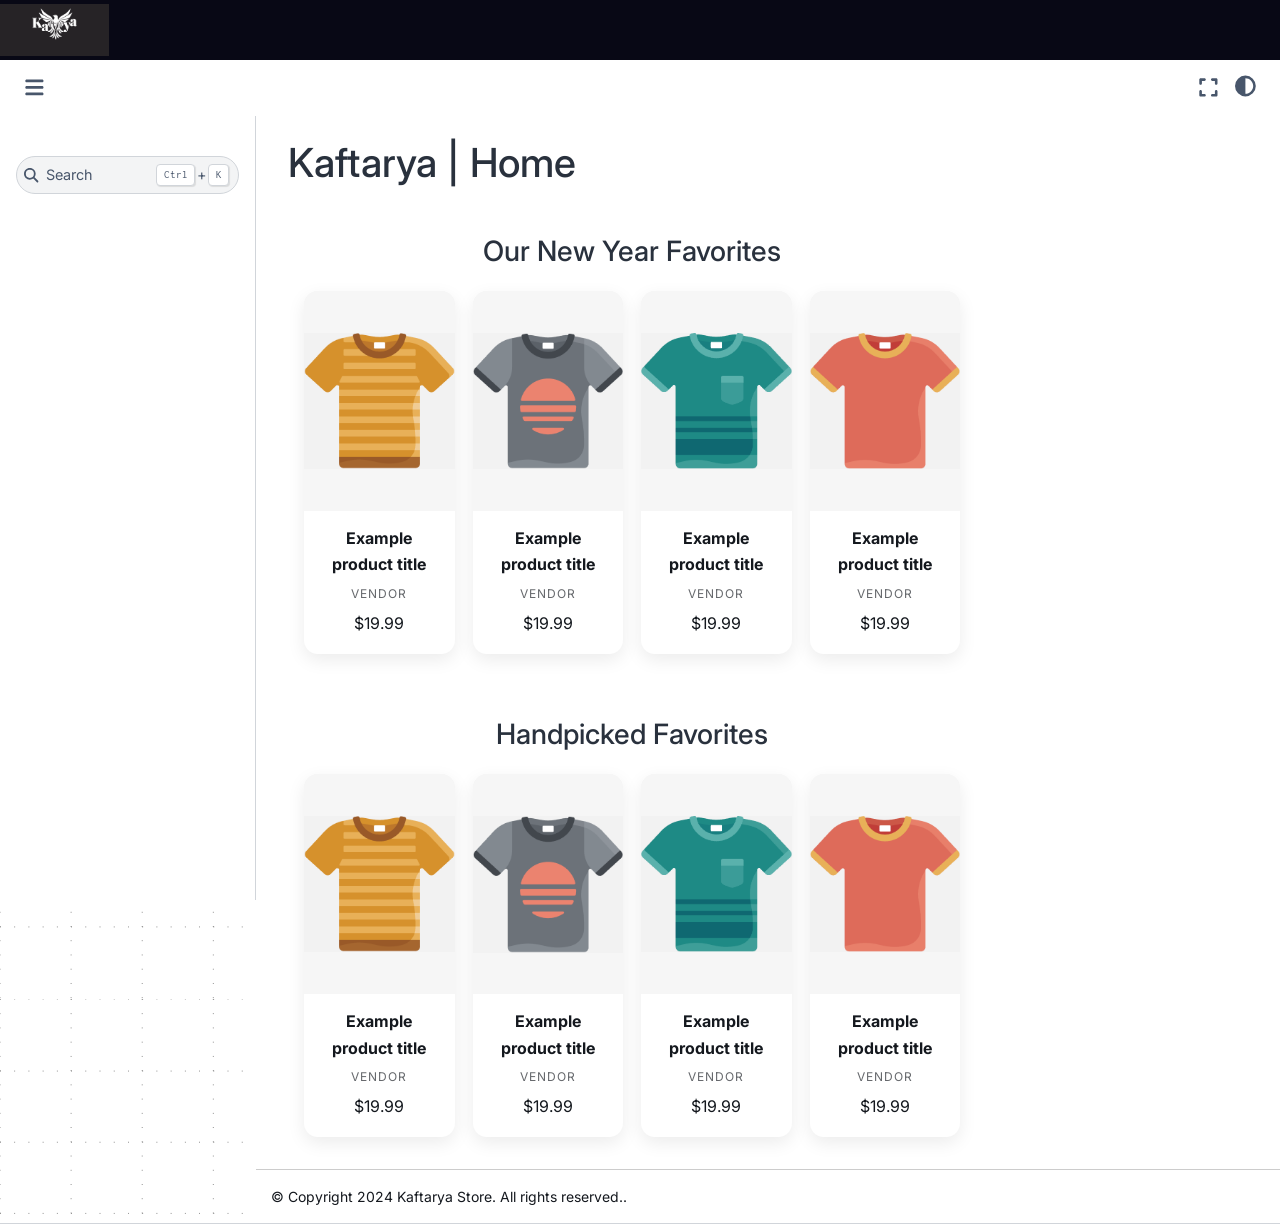
<file: index.html>
<!DOCTYPE html>


<html lang="en" data-content_root="./" >

  <head>
    <meta charset="utf-8" />
    <meta name="viewport" content="width=device-width, initial-scale=1.0" /><meta name="viewport" content="width=device-width, initial-scale=1" />

    <title>Kaftarya | Home &#8212; Django</title>
  
  
  
  <script data-cfasync="false">
    document.documentElement.dataset.mode = localStorage.getItem("mode") || "";
    document.documentElement.dataset.theme = localStorage.getItem("theme") || "";
  </script>
  
  <!-- Loaded before other Sphinx assets -->
  <link href="_static/styles/theme.css?digest=dfe6caa3a7d634c4db9b" rel="stylesheet" />
<link href="_static/styles/bootstrap.css?digest=dfe6caa3a7d634c4db9b" rel="stylesheet" />
<link href="_static/styles/pydata-sphinx-theme.css?digest=dfe6caa3a7d634c4db9b" rel="stylesheet" />

  
  <link href="_static/vendor/fontawesome/6.5.2/css/all.min.css?digest=dfe6caa3a7d634c4db9b" rel="stylesheet" />
  <link rel="preload" as="font" type="font/woff2" crossorigin href="_static/vendor/fontawesome/6.5.2/webfonts/fa-solid-900.woff2" />
<link rel="preload" as="font" type="font/woff2" crossorigin href="_static/vendor/fontawesome/6.5.2/webfonts/fa-brands-400.woff2" />
<link rel="preload" as="font" type="font/woff2" crossorigin href="_static/vendor/fontawesome/6.5.2/webfonts/fa-regular-400.woff2" />

    <link rel="stylesheet" type="text/css" href="_static/pygments.css?v=873836d9" />
    <link rel="stylesheet" type="text/css" href="_static/css/style.css?v=d6ed2d86" />
    <link rel="stylesheet" type="text/css" href="_static/copybutton.css?v=76b2166b" />
    <link rel="stylesheet" type="text/css" href="_static/sphinx-design.min.css?v=95c83b7e" />
    <link rel="stylesheet" type="text/css" href="_static/css/custom.css?v=ab262818" />
    <link rel="stylesheet" type="text/css" href="_static/css/ad_style.css?v=34d129f9" />
    <link rel="stylesheet" type="text/css" href="_static/css/navbar-scroll.css?v=c20b2815" />
    <link rel="stylesheet" type="text/css" href="_static/css/kf_style.css?v=170c0e5b" />
  
  <!-- Pre-loaded scripts that we'll load fully later -->
  <link rel="preload" as="script" href="_static/scripts/bootstrap.js?digest=dfe6caa3a7d634c4db9b" />
<link rel="preload" as="script" href="_static/scripts/pydata-sphinx-theme.js?digest=dfe6caa3a7d634c4db9b" />
  <script src="_static/vendor/fontawesome/6.5.2/js/all.min.js?digest=dfe6caa3a7d634c4db9b"></script>

    <script src="_static/documentation_options.js?v=f9c1cefe"></script>
    <script src="_static/doctools.js?v=9a2dae69"></script>
    <script src="_static/sphinx_highlight.js?v=dc90522c"></script>
    <script src="_static/clipboard.min.js?v=a7894cd8"></script>
    <script src="_static/copybutton.js?v=f281be69"></script>
    <script src="_static/scripts/sphinx-book-theme.js?v=887ef09a"></script>
    <script src="_static/design-tabs.js?v=f930bc37"></script>
    <script>DOCUMENTATION_OPTIONS.pagename = 'index';</script>
    <script src="_static/js/custom.js?v=6f0278c6"></script>
    <script src="_static/js/navbar-scroll.js?v=cb524ae2"></script>
    <link rel="icon" href="_static/sherullah.png"/>
    <link rel="index" title="Index" href="genindex.html" />
    <link rel="search" title="Search" href="search.html" />
  <meta name="viewport" content="width=device-width, initial-scale=1"/>
  <meta name="docsearch:language" content="en"/>
  </head>
  
  
  <body data-bs-spy="scroll" data-bs-target=".bd-toc-nav" data-offset="180" data-bs-root-margin="0px 0px -60%" data-default-mode="">

  
  
  <div id="pst-skip-link" class="skip-link d-print-none"><a href="#main-content">Skip to main content</a></div>
<!-- Google Tag Manager (noscript) -->
<noscript
  ><iframe
    src="https://www.googletagmanager.com/ns.html?id=GTM-P4GQM59"
    height="0"
    width="0"
    style="display: none; visibility: hidden"
  ></iframe
></noscript>
<!-- End Google Tag Manager (noscript) -->

<nav class="dask-nav container-fluid">
  <ul>
    <li class="logo">
      <a href="https://docs.dask.org/">
        <img
          class="caption"
          src="_static/images/dask-horizontal-white.svg"
        />
      </a>
    </li>

    <li>
      <a href="https://docs.dask.org/">Dask</a>
    </li>

    <li>
      <a href="https://distributed.dask.org/">Distributed</a>
    </li>

    <li>
      <a href="https://ml.dask.org/">Dask ML</a>
    </li>

    <li>
      <a href="https://examples.dask.org/">Examples</a>
    </li>

    <li>
      <a href="https://docs.dask.org/en/latest/ecosystem.html">Ecosystem</a>
    </li>

    <li>
      <a href="https://docs.dask.org/en/latest/support.html">Community</a>
    </li>
  </ul>
</nav>


  
  <div id="pst-scroll-pixel-helper"></div>
  
  <button type="button" class="btn rounded-pill" id="pst-back-to-top">
    <i class="fa-solid fa-arrow-up"></i>Back to top</button>

  
  <input type="checkbox"
          class="sidebar-toggle"
          id="pst-primary-sidebar-checkbox"/>
  <label class="overlay overlay-primary" for="pst-primary-sidebar-checkbox"></label>
  
  <input type="checkbox"
          class="sidebar-toggle"
          id="pst-secondary-sidebar-checkbox"/>
  <label class="overlay overlay-secondary" for="pst-secondary-sidebar-checkbox"></label>
  
  <div class="search-button__wrapper">
    <div class="search-button__overlay"></div>
    <div class="search-button__search-container">
<form class="bd-search d-flex align-items-center"
      action="search.html"
      method="get">
  <i class="fa-solid fa-magnifying-glass"></i>
  <input type="search"
         class="form-control"
         name="q"
         id="search-input"
         placeholder="Search..."
         aria-label="Search..."
         autocomplete="off"
         autocorrect="off"
         autocapitalize="off"
         spellcheck="false"/>
  <span class="search-button__kbd-shortcut"><kbd class="kbd-shortcut__modifier">Ctrl</kbd>+<kbd>K</kbd></span>
</form></div>
  </div>

  <div class="pst-async-banner-revealer d-none">
  <aside id="bd-header-version-warning" class="d-none d-print-none" aria-label="Version warning"></aside>
</div>

  
<nav class="dask-nav container-fluid navbar-scroll-wrap">

    <!-- Left arrow -->
  <button class="scroll-btn scroll-left" id="navLeft" aria-label="Scroll left">
    &#10094;
  </button>

  <ul class="nav-scroll" id="nav-scroll">

 <li class="">
      <a href="#" class="nav-icon">
       <img src="_static/images/logo/home48.png" alt="Home" />
      </a>
    </li>
<!-- 
    <li>
      <a href="https://sherullah.com/flutter-contents/flutter/"
        target="_blank"
        rel="noopener">
        FLUTTER
      </a>
    </li> 

    <li>
      <a href="https://sherullah.com/postgresql-contents/postgresql/"
        target="_blank"
        rel="noopener">
        POSTGRESQL
      </a>
    </li> 
  -->
        <!-- pathto inside repository project-->
   

  </ul>

    <!-- Right arrow -->
  <button class="scroll-btn scroll-right" id="navRight" aria-label="Scroll right">
    &#10095;
  </button>
</nav>


  <div class="bd-container">
    <div class="bd-container__inner bd-page-width">
      
      
      
        
      
      <div class="bd-sidebar-primary bd-sidebar">
        

  
  <div class="sidebar-header-items sidebar-primary__section">
    
    
    
    
  </div>
  
    <div class="sidebar-primary-items__start sidebar-primary__section">
        <div class="sidebar-primary-item">

  

<a class="navbar-brand logo" href="_static/images/dask-horizontal-white.svg">
  
  
  
  
  
  
    <p class="title logo__title">Django</p>
  
</a></div>
        <div class="sidebar-primary-item">

 <script>
 document.write(`
   <button class="btn search-button-field search-button__button" title="Search" aria-label="Search" data-bs-placement="bottom" data-bs-toggle="tooltip">
    <i class="fa-solid fa-magnifying-glass"></i>
    <span class="search-button__default-text">Search</span>
    <span class="search-button__kbd-shortcut"><kbd class="kbd-shortcut__modifier">Ctrl</kbd>+<kbd class="kbd-shortcut__modifier">K</kbd></span>
   </button>
 `);
 </script></div>
        <div class="sidebar-primary-item"><nav class="bd-links bd-docs-nav" aria-label="Main">
    <div class="bd-toc-item navbar-nav active">
        
    </div>
</nav></div>
    </div>
  
  
  <div class="sidebar-primary-items__end sidebar-primary__section">
  </div>
  
  <div id="rtd-footer-container"></div>


      </div>
      
      <main id="main-content" class="bd-main" role="main">
        
        

<div class="sbt-scroll-pixel-helper"></div>

          <div class="bd-content">
            <div class="bd-article-container">
              
              <div class="bd-header-article d-print-none">
<div class="header-article-items header-article__inner">
  
    <div class="header-article-items__start">
      
        <div class="header-article-item"><button class="sidebar-toggle primary-toggle btn btn-sm" title="Toggle primary sidebar" data-bs-placement="bottom" data-bs-toggle="tooltip">
  <span class="fa-solid fa-bars"></span>
</button></div>
      
    </div>
  
  
    <div class="header-article-items__end">
      
        <div class="header-article-item">

<div class="article-header-buttons">



<button onclick="toggleFullScreen()"
  class="btn btn-sm btn-fullscreen-button"
  title="Fullscreen mode"
  data-bs-placement="bottom" data-bs-toggle="tooltip"
>
  

<span class="btn__icon-container">
  <i class="fas fa-expand"></i>
  </span>

</button>



<script>
document.write(`
  <button class="btn btn-sm nav-link pst-navbar-icon theme-switch-button" title="light/dark" aria-label="light/dark" data-bs-placement="bottom" data-bs-toggle="tooltip">
    <i class="theme-switch fa-solid fa-sun fa-lg" data-mode="light"></i>
    <i class="theme-switch fa-solid fa-moon fa-lg" data-mode="dark"></i>
    <i class="theme-switch fa-solid fa-circle-half-stroke fa-lg" data-mode="auto"></i>
  </button>
`);
</script>


<script>
document.write(`
  <button class="btn btn-sm pst-navbar-icon search-button search-button__button" title="Search" aria-label="Search" data-bs-placement="bottom" data-bs-toggle="tooltip">
    <i class="fa-solid fa-magnifying-glass fa-lg"></i>
  </button>
`);
</script>

</div></div>
      
    </div>
  
</div>
</div>
              
              

<div id="jb-print-docs-body" class="onlyprint">
    <h1>Kaftarya | Home</h1>
    <!-- Table of contents -->
    <div id="print-main-content">
        <div id="jb-print-toc">
            
        </div>
    </div>
</div>

              
                
<div id="searchbox"></div>
                <article class="bd-article">
                  
  <section id="kaftarya-home">
<h1>Kaftarya | Home<a class="headerlink" href="#kaftarya-home" title="Link to this heading">#</a></h1>
<section class="kf-section">
  <h2 class="kf-title">Our New Year Favorites</h2>

  <div class="kf-grid">
    <a class="kf-card" href="#">
      <img src="_static/images/products/shirt1.png" alt="Shirt" />
      <div class="kf-card-body">
        <div class="kf-name">Example product title</div>
        <div class="kf-vendor">VENDOR</div>
        <div class="kf-price">$19.99</div>
      </div>
    </a>

    <a class="kf-card" href="#">
      <img src="_static/images/products/shirt2.png" alt="Shirt" />
      <div class="kf-card-body">
        <div class="kf-name">Example product title</div>
        <div class="kf-vendor">VENDOR</div>
        <div class="kf-price">$19.99</div>
      </div>
    </a>

    <a class="kf-card" href="#">
      <img src="_static/images/products/shirt3.png" alt="Shirt" />
      <div class="kf-card-body">
        <div class="kf-name">Example product title</div>
        <div class="kf-vendor">VENDOR</div>
        <div class="kf-price">$19.99</div>
      </div>
    </a>

    <a class="kf-card" href="#">
      <img src="_static/images/products/shirt4.png" alt="Shirt" />
      <div class="kf-card-body">
        <div class="kf-name">Example product title</div>
        <div class="kf-vendor">VENDOR</div>
        <div class="kf-price">$19.99</div>
      </div>
    </a>
  </div>
</section><section class="kf-section">
  <h2 class="kf-title">Handpicked Favorites</h2>

  <div class="kf-grid">
    <a class="kf-card" href="#">
      <img src="_static/images/products/shirt1.png" alt="Shirt" />
      <div class="kf-card-body">
        <div class="kf-name">Example product title</div>
        <div class="kf-vendor">VENDOR</div>
        <div class="kf-price">$19.99</div>
      </div>
    </a>

    <a class="kf-card" href="#">
      <img src="_static/images/products/shirt2.png" alt="Shirt" />
      <div class="kf-card-body">
        <div class="kf-name">Example product title</div>
        <div class="kf-vendor">VENDOR</div>
        <div class="kf-price">$19.99</div>
      </div>
    </a>

    <a class="kf-card" href="#">
      <img src="_static/images/products/shirt3.png" alt="Shirt" />
      <div class="kf-card-body">
        <div class="kf-name">Example product title</div>
        <div class="kf-vendor">VENDOR</div>
        <div class="kf-price">$19.99</div>
      </div>
    </a>

    <a class="kf-card" href="#">
      <img src="_static/images/products/shirt4.png" alt="Shirt" />
      <div class="kf-card-body">
        <div class="kf-name">Example product title</div>
        <div class="kf-vendor">VENDOR</div>
        <div class="kf-price">$19.99</div>
      </div>
    </a>
  </div>
</section><div class="toctree-wrapper compound">
</div>
<div class="toctree-wrapper compound">
</div>
<div class="toctree-wrapper compound">
</div>
</section>


                </article>
              

              
              
              
              
                <footer class="prev-next-footer d-print-none">
                  
<div class="prev-next-area">
</div>
                </footer>
              
            </div>
            
            
              
            
          </div>
          <footer class="bd-footer-content">
            
<div class="bd-footer-content__inner container">
  
  <div class="footer-item">
    
  </div>
  
  <div class="footer-item">
    

  <p class="copyright">
    
      © Copyright 2024 Kaftarya Store. All rights reserved..
      <br/>
    
  </p>

  </div>
  
  <div class="footer-item">
    
  </div>
  
  <div class="footer-item">
    
  </div>
  
</div>
          </footer>
        

      </main>
    </div>
  </div>
  
  <!-- Scripts loaded after <body> so the DOM is not blocked -->
  <script src="_static/scripts/bootstrap.js?digest=dfe6caa3a7d634c4db9b"></script>
<script src="_static/scripts/pydata-sphinx-theme.js?digest=dfe6caa3a7d634c4db9b"></script>

<!-- Google Tag Manager -->
<script>
  (function (w, d, s, l, i) {
    w[l] = w[l] || [];
    w[l].push({
      "gtm.start": new Date().getTime(),
      event: "gtm.js",
    });
    var f = d.getElementsByTagName(s)[0],
      j = d.createElement(s),
      dl = l != "dataLayer" ? "&l=" + l : "";
    j.async = true;
    j.src = "https://www.googletagmanager.com/gtm.js?id=" + i + dl;
    f.parentNode.insertBefore(j, f);
  })(
    window,
    document,
    "script",
    "dataLayer",
    "GTM-P4GQM59"
  );
</script>
<!-- End Google Tag Manager -->


  <footer class="bd-footer">
  </footer>
  </body>
</html>
</file>
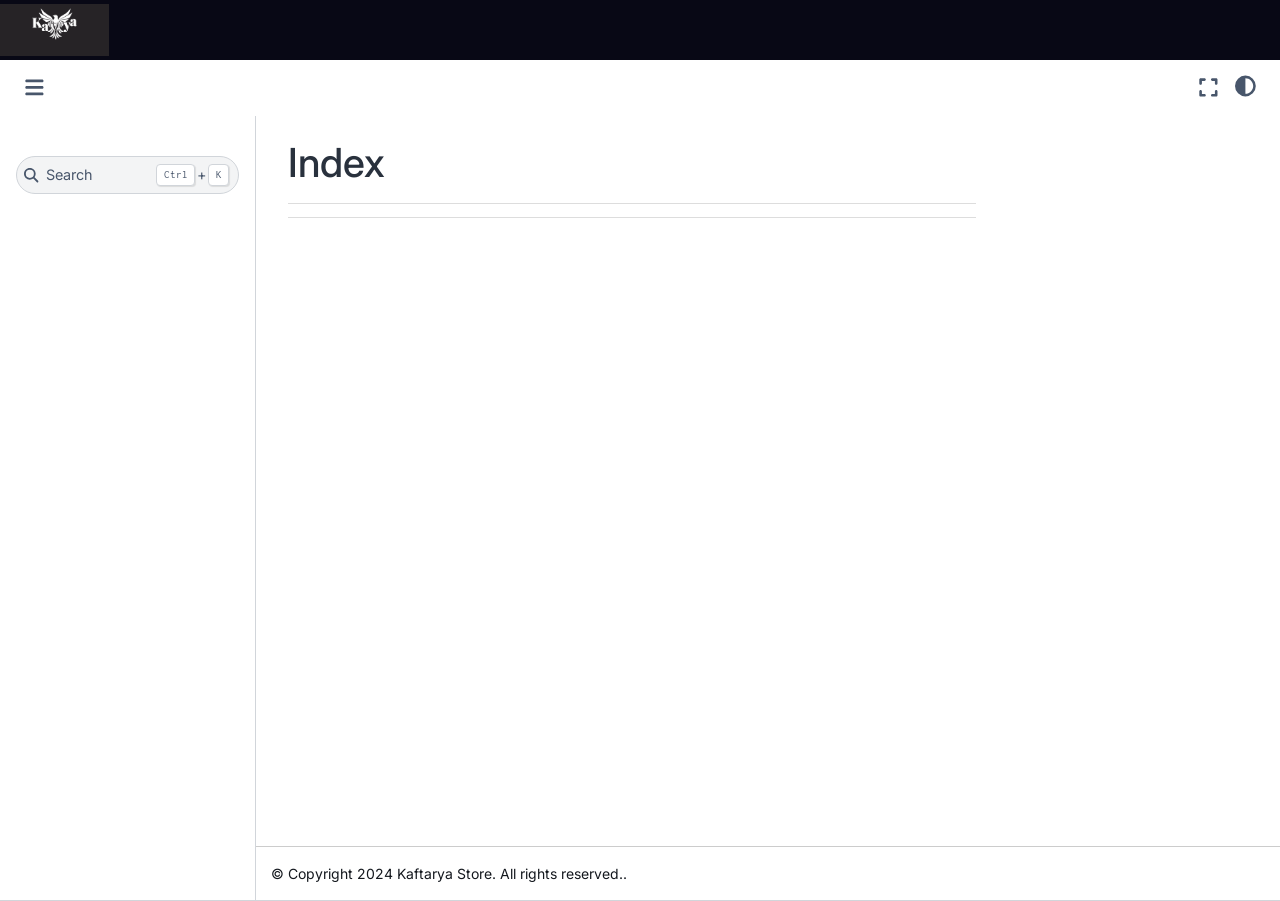
<file: genindex.html>
<!DOCTYPE html>


<html lang="en" data-content_root="./" >

  <head>
    <meta charset="utf-8" />
    <meta name="viewport" content="width=device-width, initial-scale=1.0" />
    <title>Index &#8212; Django</title>
  
  
  
  <script data-cfasync="false">
    document.documentElement.dataset.mode = localStorage.getItem("mode") || "";
    document.documentElement.dataset.theme = localStorage.getItem("theme") || "";
  </script>
  
  <!-- Loaded before other Sphinx assets -->
  <link href="_static/styles/theme.css?digest=dfe6caa3a7d634c4db9b" rel="stylesheet" />
<link href="_static/styles/bootstrap.css?digest=dfe6caa3a7d634c4db9b" rel="stylesheet" />
<link href="_static/styles/pydata-sphinx-theme.css?digest=dfe6caa3a7d634c4db9b" rel="stylesheet" />

  
  <link href="_static/vendor/fontawesome/6.5.2/css/all.min.css?digest=dfe6caa3a7d634c4db9b" rel="stylesheet" />
  <link rel="preload" as="font" type="font/woff2" crossorigin href="_static/vendor/fontawesome/6.5.2/webfonts/fa-solid-900.woff2" />
<link rel="preload" as="font" type="font/woff2" crossorigin href="_static/vendor/fontawesome/6.5.2/webfonts/fa-brands-400.woff2" />
<link rel="preload" as="font" type="font/woff2" crossorigin href="_static/vendor/fontawesome/6.5.2/webfonts/fa-regular-400.woff2" />

    <link rel="stylesheet" type="text/css" href="_static/pygments.css?v=873836d9" />
    <link rel="stylesheet" type="text/css" href="_static/css/style.css?v=d6ed2d86" />
    <link rel="stylesheet" type="text/css" href="_static/copybutton.css?v=76b2166b" />
    <link rel="stylesheet" type="text/css" href="_static/sphinx-design.min.css?v=95c83b7e" />
    <link rel="stylesheet" type="text/css" href="_static/css/custom.css?v=ab262818" />
    <link rel="stylesheet" type="text/css" href="_static/css/ad_style.css?v=34d129f9" />
    <link rel="stylesheet" type="text/css" href="_static/css/navbar-scroll.css?v=c20b2815" />
    <link rel="stylesheet" type="text/css" href="_static/css/kf_style.css?v=170c0e5b" />
  
  <!-- Pre-loaded scripts that we'll load fully later -->
  <link rel="preload" as="script" href="_static/scripts/bootstrap.js?digest=dfe6caa3a7d634c4db9b" />
<link rel="preload" as="script" href="_static/scripts/pydata-sphinx-theme.js?digest=dfe6caa3a7d634c4db9b" />
  <script src="_static/vendor/fontawesome/6.5.2/js/all.min.js?digest=dfe6caa3a7d634c4db9b"></script>

    <script src="_static/documentation_options.js?v=f9c1cefe"></script>
    <script src="_static/doctools.js?v=9a2dae69"></script>
    <script src="_static/sphinx_highlight.js?v=dc90522c"></script>
    <script src="_static/clipboard.min.js?v=a7894cd8"></script>
    <script src="_static/copybutton.js?v=f281be69"></script>
    <script src="_static/scripts/sphinx-book-theme.js?v=887ef09a"></script>
    <script src="_static/design-tabs.js?v=f930bc37"></script>
    <script>DOCUMENTATION_OPTIONS.pagename = 'genindex';</script>
    <script src="_static/js/custom.js?v=6f0278c6"></script>
    <script src="_static/js/navbar-scroll.js?v=cb524ae2"></script>
    <link rel="icon" href="_static/sherullah.png"/>
    <link rel="index" title="Index" href="#" />
    <link rel="search" title="Search" href="search.html" />
  <meta name="viewport" content="width=device-width, initial-scale=1"/>
  <meta name="docsearch:language" content="en"/>
  </head>
  
  
  <body data-bs-spy="scroll" data-bs-target=".bd-toc-nav" data-offset="180" data-bs-root-margin="0px 0px -60%" data-default-mode="">

  
  
  <div id="pst-skip-link" class="skip-link d-print-none"><a href="#main-content">Skip to main content</a></div>
<!-- Google Tag Manager (noscript) -->
<noscript
  ><iframe
    src="https://www.googletagmanager.com/ns.html?id=GTM-P4GQM59"
    height="0"
    width="0"
    style="display: none; visibility: hidden"
  ></iframe
></noscript>
<!-- End Google Tag Manager (noscript) -->

<nav class="dask-nav container-fluid">
  <ul>
    <li class="logo">
      <a href="https://docs.dask.org/">
        <img
          class="caption"
          src="_static/images/dask-horizontal-white.svg"
        />
      </a>
    </li>

    <li>
      <a href="https://docs.dask.org/">Dask</a>
    </li>

    <li>
      <a href="https://distributed.dask.org/">Distributed</a>
    </li>

    <li>
      <a href="https://ml.dask.org/">Dask ML</a>
    </li>

    <li>
      <a href="https://examples.dask.org/">Examples</a>
    </li>

    <li>
      <a href="https://docs.dask.org/en/latest/ecosystem.html">Ecosystem</a>
    </li>

    <li>
      <a href="https://docs.dask.org/en/latest/support.html">Community</a>
    </li>
  </ul>
</nav>


  
  <div id="pst-scroll-pixel-helper"></div>
  
  <button type="button" class="btn rounded-pill" id="pst-back-to-top">
    <i class="fa-solid fa-arrow-up"></i>Back to top</button>

  
  <input type="checkbox"
          class="sidebar-toggle"
          id="pst-primary-sidebar-checkbox"/>
  <label class="overlay overlay-primary" for="pst-primary-sidebar-checkbox"></label>
  
  <input type="checkbox"
          class="sidebar-toggle"
          id="pst-secondary-sidebar-checkbox"/>
  <label class="overlay overlay-secondary" for="pst-secondary-sidebar-checkbox"></label>
  
  <div class="search-button__wrapper">
    <div class="search-button__overlay"></div>
    <div class="search-button__search-container">
<form class="bd-search d-flex align-items-center"
      action="search.html"
      method="get">
  <i class="fa-solid fa-magnifying-glass"></i>
  <input type="search"
         class="form-control"
         name="q"
         id="search-input"
         placeholder="Search..."
         aria-label="Search..."
         autocomplete="off"
         autocorrect="off"
         autocapitalize="off"
         spellcheck="false"/>
  <span class="search-button__kbd-shortcut"><kbd class="kbd-shortcut__modifier">Ctrl</kbd>+<kbd>K</kbd></span>
</form></div>
  </div>

  <div class="pst-async-banner-revealer d-none">
  <aside id="bd-header-version-warning" class="d-none d-print-none" aria-label="Version warning"></aside>
</div>

  
<nav class="dask-nav container-fluid navbar-scroll-wrap">

    <!-- Left arrow -->
  <button class="scroll-btn scroll-left" id="navLeft" aria-label="Scroll left">
    &#10094;
  </button>

  <ul class="nav-scroll" id="nav-scroll">

 <li class="">
      <a href="index.html" class="nav-icon">
       <img src="_static/images/logo/home48.png" alt="Home" />
      </a>
    </li>
<!-- 
    <li>
      <a href="https://sherullah.com/flutter-contents/flutter/"
        target="_blank"
        rel="noopener">
        FLUTTER
      </a>
    </li> 

    <li>
      <a href="https://sherullah.com/postgresql-contents/postgresql/"
        target="_blank"
        rel="noopener">
        POSTGRESQL
      </a>
    </li> 
  -->
        <!-- pathto inside repository project-->
   

  </ul>

    <!-- Right arrow -->
  <button class="scroll-btn scroll-right" id="navRight" aria-label="Scroll right">
    &#10095;
  </button>
</nav>


  <div class="bd-container">
    <div class="bd-container__inner bd-page-width">
      
      
      
        
      
      <div class="bd-sidebar-primary bd-sidebar">
        

  
  <div class="sidebar-header-items sidebar-primary__section">
    
    
    
    
  </div>
  
    <div class="sidebar-primary-items__start sidebar-primary__section">
        <div class="sidebar-primary-item">

  

<a class="navbar-brand logo" href="_static/images/dask-horizontal-white.svg">
  
  
  
  
  
  
    <p class="title logo__title">Django</p>
  
</a></div>
        <div class="sidebar-primary-item">

 <script>
 document.write(`
   <button class="btn search-button-field search-button__button" title="Search" aria-label="Search" data-bs-placement="bottom" data-bs-toggle="tooltip">
    <i class="fa-solid fa-magnifying-glass"></i>
    <span class="search-button__default-text">Search</span>
    <span class="search-button__kbd-shortcut"><kbd class="kbd-shortcut__modifier">Ctrl</kbd>+<kbd class="kbd-shortcut__modifier">K</kbd></span>
   </button>
 `);
 </script></div>
        <div class="sidebar-primary-item"><nav class="bd-links bd-docs-nav" aria-label="Main">
    <div class="bd-toc-item navbar-nav active">
        
    </div>
</nav></div>
    </div>
  
  
  <div class="sidebar-primary-items__end sidebar-primary__section">
  </div>
  
  <div id="rtd-footer-container"></div>


      </div>
      
      <main id="main-content" class="bd-main" role="main">
        
        

<div class="sbt-scroll-pixel-helper"></div>

          <div class="bd-content">
            <div class="bd-article-container">
              
              <div class="bd-header-article d-print-none">
<div class="header-article-items header-article__inner">
  
    <div class="header-article-items__start">
      
        <div class="header-article-item"><button class="sidebar-toggle primary-toggle btn btn-sm" title="Toggle primary sidebar" data-bs-placement="bottom" data-bs-toggle="tooltip">
  <span class="fa-solid fa-bars"></span>
</button></div>
      
    </div>
  
  
    <div class="header-article-items__end">
      
        <div class="header-article-item">

<div class="article-header-buttons">



<button onclick="toggleFullScreen()"
  class="btn btn-sm btn-fullscreen-button"
  title="Fullscreen mode"
  data-bs-placement="bottom" data-bs-toggle="tooltip"
>
  

<span class="btn__icon-container">
  <i class="fas fa-expand"></i>
  </span>

</button>



<script>
document.write(`
  <button class="btn btn-sm nav-link pst-navbar-icon theme-switch-button" title="light/dark" aria-label="light/dark" data-bs-placement="bottom" data-bs-toggle="tooltip">
    <i class="theme-switch fa-solid fa-sun fa-lg" data-mode="light"></i>
    <i class="theme-switch fa-solid fa-moon fa-lg" data-mode="dark"></i>
    <i class="theme-switch fa-solid fa-circle-half-stroke fa-lg" data-mode="auto"></i>
  </button>
`);
</script>


<script>
document.write(`
  <button class="btn btn-sm pst-navbar-icon search-button search-button__button" title="Search" aria-label="Search" data-bs-placement="bottom" data-bs-toggle="tooltip">
    <i class="fa-solid fa-magnifying-glass fa-lg"></i>
  </button>
`);
</script>

</div></div>
      
    </div>
  
</div>
</div>
              
              

<div id="jb-print-docs-body" class="onlyprint">
    <h1></h1>
    <!-- Table of contents -->
    <div id="print-main-content">
        <div id="jb-print-toc">
            
        </div>
    </div>
</div>

              
                
<div id="searchbox"></div>
                <article class="bd-article">
                  

<h1 id="index">Index</h1>

<div class="genindex-jumpbox">
 
</div>


                </article>
              

              
              
              
              
                <footer class="prev-next-footer d-print-none">
                  
<div class="prev-next-area">
</div>
                </footer>
              
            </div>
            
            
              
            
          </div>
          <footer class="bd-footer-content">
            
<div class="bd-footer-content__inner container">
  
  <div class="footer-item">
    
  </div>
  
  <div class="footer-item">
    

  <p class="copyright">
    
      © Copyright 2024 Kaftarya Store. All rights reserved..
      <br/>
    
  </p>

  </div>
  
  <div class="footer-item">
    
  </div>
  
  <div class="footer-item">
    
  </div>
  
</div>
          </footer>
        

      </main>
    </div>
  </div>
  
  <!-- Scripts loaded after <body> so the DOM is not blocked -->
  <script src="_static/scripts/bootstrap.js?digest=dfe6caa3a7d634c4db9b"></script>
<script src="_static/scripts/pydata-sphinx-theme.js?digest=dfe6caa3a7d634c4db9b"></script>

<!-- Google Tag Manager -->
<script>
  (function (w, d, s, l, i) {
    w[l] = w[l] || [];
    w[l].push({
      "gtm.start": new Date().getTime(),
      event: "gtm.js",
    });
    var f = d.getElementsByTagName(s)[0],
      j = d.createElement(s),
      dl = l != "dataLayer" ? "&l=" + l : "";
    j.async = true;
    j.src = "https://www.googletagmanager.com/gtm.js?id=" + i + dl;
    f.parentNode.insertBefore(j, f);
  })(
    window,
    document,
    "script",
    "dataLayer",
    "GTM-P4GQM59"
  );
</script>
<!-- End Google Tag Manager -->


  <footer class="bd-footer">
  </footer>
  </body>
</html>
</file>
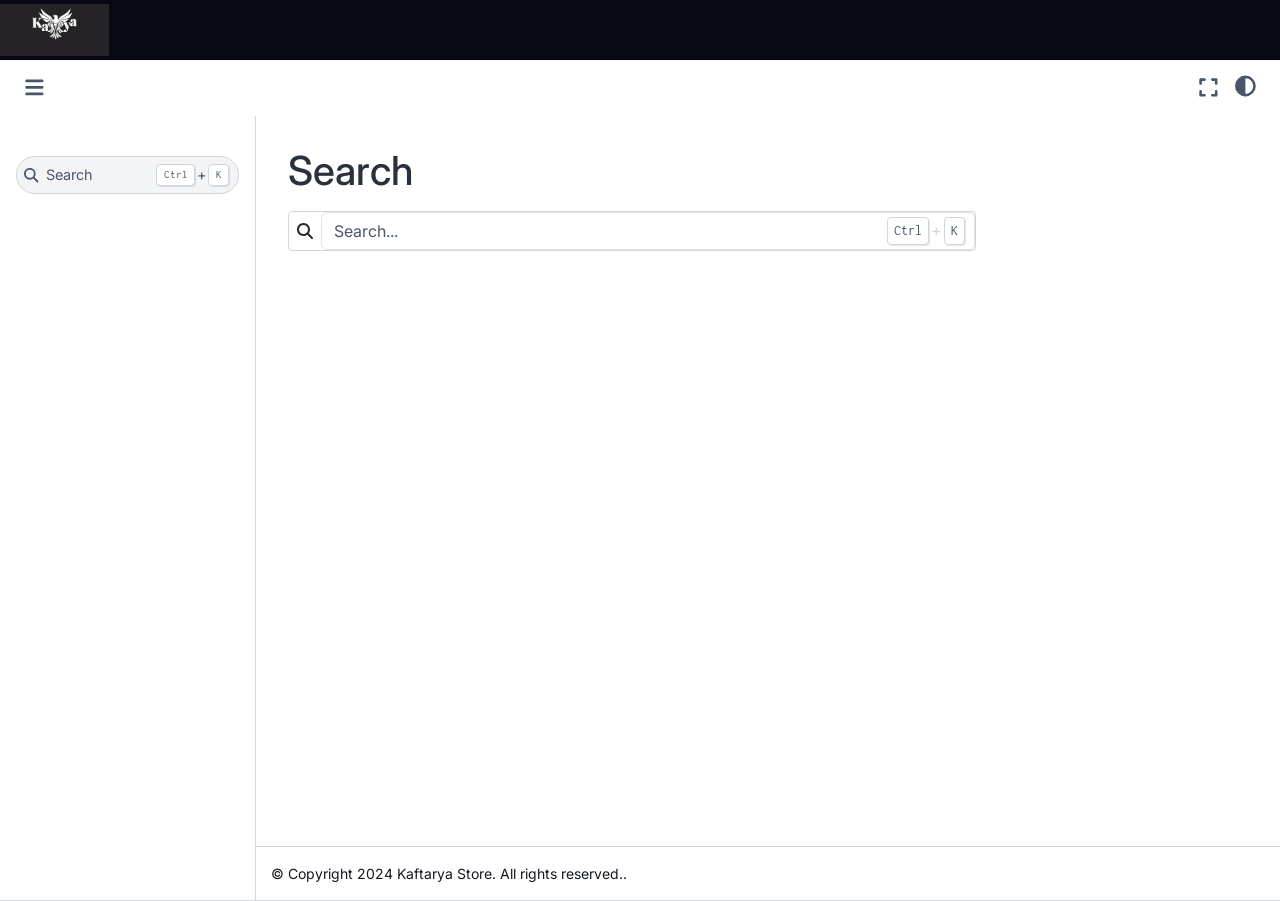
<file: search.html>
<!DOCTYPE html>


<html lang="en" data-content_root="./" >

  <head>
    <meta charset="utf-8" />
    <meta name="viewport" content="width=device-width, initial-scale=1.0" /><title>Search - Django</title>
  
  
  
  <script data-cfasync="false">
    document.documentElement.dataset.mode = localStorage.getItem("mode") || "";
    document.documentElement.dataset.theme = localStorage.getItem("theme") || "";
  </script>
  
  <!-- Loaded before other Sphinx assets -->
  <link href="_static/styles/theme.css?digest=dfe6caa3a7d634c4db9b" rel="stylesheet" />
<link href="_static/styles/bootstrap.css?digest=dfe6caa3a7d634c4db9b" rel="stylesheet" />
<link href="_static/styles/pydata-sphinx-theme.css?digest=dfe6caa3a7d634c4db9b" rel="stylesheet" />

  
  <link href="_static/vendor/fontawesome/6.5.2/css/all.min.css?digest=dfe6caa3a7d634c4db9b" rel="stylesheet" />
  <link rel="preload" as="font" type="font/woff2" crossorigin href="_static/vendor/fontawesome/6.5.2/webfonts/fa-solid-900.woff2" />
<link rel="preload" as="font" type="font/woff2" crossorigin href="_static/vendor/fontawesome/6.5.2/webfonts/fa-brands-400.woff2" />
<link rel="preload" as="font" type="font/woff2" crossorigin href="_static/vendor/fontawesome/6.5.2/webfonts/fa-regular-400.woff2" />

    <link rel="stylesheet" type="text/css" href="_static/pygments.css?v=873836d9" />
    <link rel="stylesheet" type="text/css" href="_static/css/style.css?v=d6ed2d86" />
    <link rel="stylesheet" type="text/css" href="_static/copybutton.css?v=76b2166b" />
    <link rel="stylesheet" type="text/css" href="_static/sphinx-design.min.css?v=95c83b7e" />
    <link rel="stylesheet" type="text/css" href="_static/css/custom.css?v=ab262818" />
    <link rel="stylesheet" type="text/css" href="_static/css/ad_style.css?v=34d129f9" />
    <link rel="stylesheet" type="text/css" href="_static/css/navbar-scroll.css?v=c20b2815" />
    <link rel="stylesheet" type="text/css" href="_static/css/kf_style.css?v=170c0e5b" />
  
  <!-- Pre-loaded scripts that we'll load fully later -->
  <link rel="preload" as="script" href="_static/scripts/bootstrap.js?digest=dfe6caa3a7d634c4db9b" />
<link rel="preload" as="script" href="_static/scripts/pydata-sphinx-theme.js?digest=dfe6caa3a7d634c4db9b" />
  <script src="_static/vendor/fontawesome/6.5.2/js/all.min.js?digest=dfe6caa3a7d634c4db9b"></script>

    <script src="_static/documentation_options.js?v=f9c1cefe"></script>
    <script src="_static/doctools.js?v=9a2dae69"></script>
    <script src="_static/sphinx_highlight.js?v=dc90522c"></script>
    <script src="_static/clipboard.min.js?v=a7894cd8"></script>
    <script src="_static/copybutton.js?v=f281be69"></script>
    <script src="_static/scripts/sphinx-book-theme.js?v=887ef09a"></script>
    <script src="_static/design-tabs.js?v=f930bc37"></script>
    <script>DOCUMENTATION_OPTIONS.pagename = 'search';</script>
    <script src="_static/js/custom.js?v=6f0278c6"></script>
    <script src="_static/js/navbar-scroll.js?v=cb524ae2"></script>
  <script src="_static/searchtools.js"></script>
  <script src="_static/language_data.js"></script>
  <script src="searchindex.js"></script>
    <link rel="icon" href="_static/sherullah.png"/>
    <link rel="index" title="Index" href="genindex.html" />
    <link rel="search" title="Search" href="#" />
  <meta name="viewport" content="width=device-width, initial-scale=1"/>
  <meta name="docsearch:language" content="en"/>
  </head>
  
  
  <body data-bs-spy="scroll" data-bs-target=".bd-toc-nav" data-offset="180" data-bs-root-margin="0px 0px -60%" data-default-mode="">

  
  
  <div id="pst-skip-link" class="skip-link d-print-none"><a href="#main-content">Skip to main content</a></div>
<!-- Google Tag Manager (noscript) -->
<noscript
  ><iframe
    src="https://www.googletagmanager.com/ns.html?id=GTM-P4GQM59"
    height="0"
    width="0"
    style="display: none; visibility: hidden"
  ></iframe
></noscript>
<!-- End Google Tag Manager (noscript) -->

<nav class="dask-nav container-fluid">
  <ul>
    <li class="logo">
      <a href="https://docs.dask.org/">
        <img
          class="caption"
          src="_static/images/dask-horizontal-white.svg"
        />
      </a>
    </li>

    <li>
      <a href="https://docs.dask.org/">Dask</a>
    </li>

    <li>
      <a href="https://distributed.dask.org/">Distributed</a>
    </li>

    <li>
      <a href="https://ml.dask.org/">Dask ML</a>
    </li>

    <li>
      <a href="https://examples.dask.org/">Examples</a>
    </li>

    <li>
      <a href="https://docs.dask.org/en/latest/ecosystem.html">Ecosystem</a>
    </li>

    <li>
      <a href="https://docs.dask.org/en/latest/support.html">Community</a>
    </li>
  </ul>
</nav>


  
  <div id="pst-scroll-pixel-helper"></div>
  
  <button type="button" class="btn rounded-pill" id="pst-back-to-top">
    <i class="fa-solid fa-arrow-up"></i>Back to top</button>

  
  <input type="checkbox"
          class="sidebar-toggle"
          id="pst-primary-sidebar-checkbox"/>
  <label class="overlay overlay-primary" for="pst-primary-sidebar-checkbox"></label>
  
  <input type="checkbox"
          class="sidebar-toggle"
          id="pst-secondary-sidebar-checkbox"/>
  <label class="overlay overlay-secondary" for="pst-secondary-sidebar-checkbox"></label>
  
  <div class="search-button__wrapper">
    <div class="search-button__overlay"></div>
    <div class="search-button__search-container">
<form class="bd-search d-flex align-items-center"
      action="#"
      method="get">
  <i class="fa-solid fa-magnifying-glass"></i>
  <input type="search"
         class="form-control"
         name="q"
         id="search-input"
         placeholder="Search..."
         aria-label="Search..."
         autocomplete="off"
         autocorrect="off"
         autocapitalize="off"
         spellcheck="false"/>
  <span class="search-button__kbd-shortcut"><kbd class="kbd-shortcut__modifier">Ctrl</kbd>+<kbd>K</kbd></span>
</form></div>
  </div>

  <div class="pst-async-banner-revealer d-none">
  <aside id="bd-header-version-warning" class="d-none d-print-none" aria-label="Version warning"></aside>
</div>

  
<nav class="dask-nav container-fluid navbar-scroll-wrap">

    <!-- Left arrow -->
  <button class="scroll-btn scroll-left" id="navLeft" aria-label="Scroll left">
    &#10094;
  </button>

  <ul class="nav-scroll" id="nav-scroll">

 <li class="">
      <a href="index.html" class="nav-icon">
       <img src="_static/images/logo/home48.png" alt="Home" />
      </a>
    </li>
<!-- 
    <li>
      <a href="https://sherullah.com/flutter-contents/flutter/"
        target="_blank"
        rel="noopener">
        FLUTTER
      </a>
    </li> 

    <li>
      <a href="https://sherullah.com/postgresql-contents/postgresql/"
        target="_blank"
        rel="noopener">
        POSTGRESQL
      </a>
    </li> 
  -->
        <!-- pathto inside repository project-->
   

  </ul>

    <!-- Right arrow -->
  <button class="scroll-btn scroll-right" id="navRight" aria-label="Scroll right">
    &#10095;
  </button>
</nav>


  <div class="bd-container">
    <div class="bd-container__inner bd-page-width">
      
      
      
        
      
      <div class="bd-sidebar-primary bd-sidebar">
        

  
  <div class="sidebar-header-items sidebar-primary__section">
    
    
    
    
  </div>
  
    <div class="sidebar-primary-items__start sidebar-primary__section">
        <div class="sidebar-primary-item">

  

<a class="navbar-brand logo" href="_static/images/dask-horizontal-white.svg">
  
  
  
  
  
  
    <p class="title logo__title">Django</p>
  
</a></div>
        <div class="sidebar-primary-item">

 <script>
 document.write(`
   <button class="btn search-button-field search-button__button" title="Search" aria-label="Search" data-bs-placement="bottom" data-bs-toggle="tooltip">
    <i class="fa-solid fa-magnifying-glass"></i>
    <span class="search-button__default-text">Search</span>
    <span class="search-button__kbd-shortcut"><kbd class="kbd-shortcut__modifier">Ctrl</kbd>+<kbd class="kbd-shortcut__modifier">K</kbd></span>
   </button>
 `);
 </script></div>
        <div class="sidebar-primary-item"><nav class="bd-links bd-docs-nav" aria-label="Main">
    <div class="bd-toc-item navbar-nav active">
        
    </div>
</nav></div>
    </div>
  
  
  <div class="sidebar-primary-items__end sidebar-primary__section">
  </div>
  
  <div id="rtd-footer-container"></div>


      </div>
      
      <main id="main-content" class="bd-main" role="main">
        
        

<div class="sbt-scroll-pixel-helper"></div>

          <div class="bd-content">
            <div class="bd-article-container">
              
              <div class="bd-header-article d-print-none">
<div class="header-article-items header-article__inner">
  
    <div class="header-article-items__start">
      
        <div class="header-article-item"><button class="sidebar-toggle primary-toggle btn btn-sm" title="Toggle primary sidebar" data-bs-placement="bottom" data-bs-toggle="tooltip">
  <span class="fa-solid fa-bars"></span>
</button></div>
      
    </div>
  
  
    <div class="header-article-items__end">
      
        <div class="header-article-item">

<div class="article-header-buttons">



<button onclick="toggleFullScreen()"
  class="btn btn-sm btn-fullscreen-button"
  title="Fullscreen mode"
  data-bs-placement="bottom" data-bs-toggle="tooltip"
>
  

<span class="btn__icon-container">
  <i class="fas fa-expand"></i>
  </span>

</button>



<script>
document.write(`
  <button class="btn btn-sm nav-link pst-navbar-icon theme-switch-button" title="light/dark" aria-label="light/dark" data-bs-placement="bottom" data-bs-toggle="tooltip">
    <i class="theme-switch fa-solid fa-sun fa-lg" data-mode="light"></i>
    <i class="theme-switch fa-solid fa-moon fa-lg" data-mode="dark"></i>
    <i class="theme-switch fa-solid fa-circle-half-stroke fa-lg" data-mode="auto"></i>
  </button>
`);
</script>


<script>
document.write(`
  <button class="btn btn-sm pst-navbar-icon search-button search-button__button" title="Search" aria-label="Search" data-bs-placement="bottom" data-bs-toggle="tooltip">
    <i class="fa-solid fa-magnifying-glass fa-lg"></i>
  </button>
`);
</script>

</div></div>
      
    </div>
  
</div>
</div>
              
              
  <div class="bd-search-container">
    <h1>Search</h1>
    <noscript>
      <div class="admonition error">
        <p class="admonition-title">Error</p>
        <p>Please activate JavaScript to enable the search functionality.</p>
      </div>
    </noscript>
    
<form class="bd-search d-flex align-items-center"
      action="#"
      method="get">
  <i class="fa-solid fa-magnifying-glass"></i>
  <input type="search"
         class="form-control"
         name="q"
         id="search-input"
         placeholder="Search..."
         aria-label="Search..."
         autocomplete="off"
         autocorrect="off"
         autocapitalize="off"
         spellcheck="false"/>
  <span class="search-button__kbd-shortcut"><kbd class="kbd-shortcut__modifier">Ctrl</kbd>+<kbd>K</kbd></span>
</form>
    <div id="search-results"></div>
  </div>
  <script>
    // Activate the search field on page load
    let searchInput = document.querySelector("form.bd-search input");
    if (searchInput) {
        searchInput.focus();
        searchInput.select();
        console.log("[PST]: Set focus on search field.");
    }
  </script>

              
              
              
              
                <footer class="prev-next-footer d-print-none">
                  
<div class="prev-next-area">
</div>
                </footer>
              
            </div>
            
            
              
            
          </div>
          <footer class="bd-footer-content">
            
<div class="bd-footer-content__inner container">
  
  <div class="footer-item">
    
  </div>
  
  <div class="footer-item">
    

  <p class="copyright">
    
      © Copyright 2024 Kaftarya Store. All rights reserved..
      <br/>
    
  </p>

  </div>
  
  <div class="footer-item">
    
  </div>
  
  <div class="footer-item">
    
  </div>
  
</div>
          </footer>
        

      </main>
    </div>
  </div>
  
  <!-- Scripts loaded after <body> so the DOM is not blocked -->
  <script src="_static/scripts/bootstrap.js?digest=dfe6caa3a7d634c4db9b"></script>
<script src="_static/scripts/pydata-sphinx-theme.js?digest=dfe6caa3a7d634c4db9b"></script>

<!-- Google Tag Manager -->
<script>
  (function (w, d, s, l, i) {
    w[l] = w[l] || [];
    w[l].push({
      "gtm.start": new Date().getTime(),
      event: "gtm.js",
    });
    var f = d.getElementsByTagName(s)[0],
      j = d.createElement(s),
      dl = l != "dataLayer" ? "&l=" + l : "";
    j.async = true;
    j.src = "https://www.googletagmanager.com/gtm.js?id=" + i + dl;
    f.parentNode.insertBefore(j, f);
  })(
    window,
    document,
    "script",
    "dataLayer",
    "GTM-P4GQM59"
  );
</script>
<!-- End Google Tag Manager -->


  <footer class="bd-footer">
  </footer>
  </body>
</html>
</file>
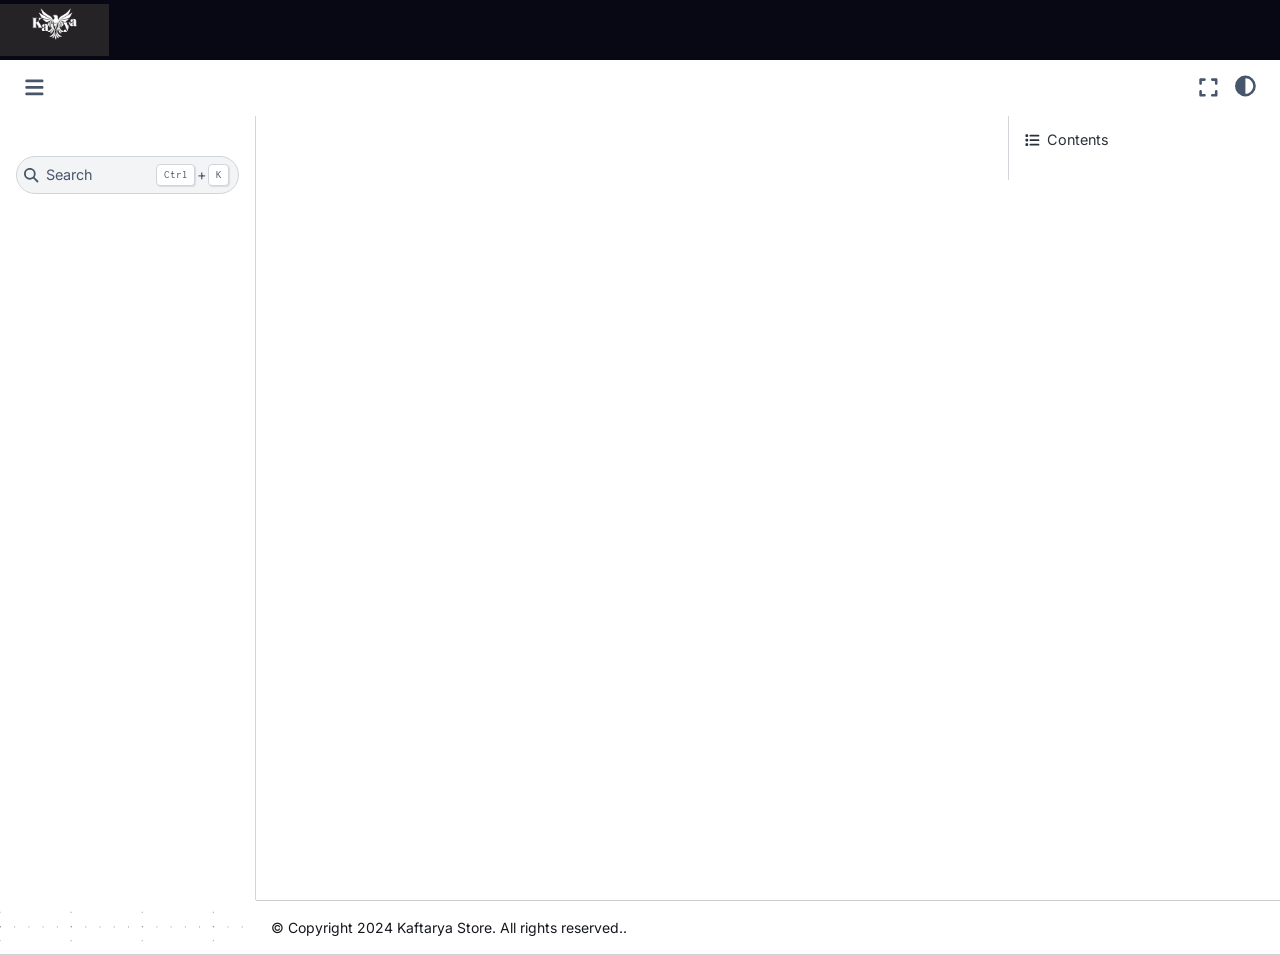
<file: _ads/bottom_ad.html>
<!DOCTYPE html>


<html lang="en" data-content_root="../" >

  <head>
    <meta charset="utf-8" />
    <meta name="viewport" content="width=device-width, initial-scale=1.0" /><meta name="viewport" content="width=device-width, initial-scale=1" />

    <title>&lt;no title&gt; &#8212; Django</title>
  
  
  
  <script data-cfasync="false">
    document.documentElement.dataset.mode = localStorage.getItem("mode") || "";
    document.documentElement.dataset.theme = localStorage.getItem("theme") || "";
  </script>
  
  <!-- Loaded before other Sphinx assets -->
  <link href="../_static/styles/theme.css?digest=dfe6caa3a7d634c4db9b" rel="stylesheet" />
<link href="../_static/styles/bootstrap.css?digest=dfe6caa3a7d634c4db9b" rel="stylesheet" />
<link href="../_static/styles/pydata-sphinx-theme.css?digest=dfe6caa3a7d634c4db9b" rel="stylesheet" />

  
  <link href="../_static/vendor/fontawesome/6.5.2/css/all.min.css?digest=dfe6caa3a7d634c4db9b" rel="stylesheet" />
  <link rel="preload" as="font" type="font/woff2" crossorigin href="../_static/vendor/fontawesome/6.5.2/webfonts/fa-solid-900.woff2" />
<link rel="preload" as="font" type="font/woff2" crossorigin href="../_static/vendor/fontawesome/6.5.2/webfonts/fa-brands-400.woff2" />
<link rel="preload" as="font" type="font/woff2" crossorigin href="../_static/vendor/fontawesome/6.5.2/webfonts/fa-regular-400.woff2" />

    <link rel="stylesheet" type="text/css" href="../_static/pygments.css?v=873836d9" />
    <link rel="stylesheet" type="text/css" href="../_static/css/style.css?v=d6ed2d86" />
    <link rel="stylesheet" type="text/css" href="../_static/copybutton.css?v=76b2166b" />
    <link rel="stylesheet" type="text/css" href="../_static/sphinx-design.min.css?v=95c83b7e" />
    <link rel="stylesheet" type="text/css" href="../_static/css/custom.css?v=ab262818" />
    <link rel="stylesheet" type="text/css" href="../_static/css/ad_style.css?v=34d129f9" />
    <link rel="stylesheet" type="text/css" href="../_static/css/navbar-scroll.css?v=c20b2815" />
    <link rel="stylesheet" type="text/css" href="../_static/css/kf_style.css?v=170c0e5b" />
  
  <!-- Pre-loaded scripts that we'll load fully later -->
  <link rel="preload" as="script" href="../_static/scripts/bootstrap.js?digest=dfe6caa3a7d634c4db9b" />
<link rel="preload" as="script" href="../_static/scripts/pydata-sphinx-theme.js?digest=dfe6caa3a7d634c4db9b" />
  <script src="../_static/vendor/fontawesome/6.5.2/js/all.min.js?digest=dfe6caa3a7d634c4db9b"></script>

    <script src="../_static/documentation_options.js?v=f9c1cefe"></script>
    <script src="../_static/doctools.js?v=9a2dae69"></script>
    <script src="../_static/sphinx_highlight.js?v=dc90522c"></script>
    <script src="../_static/clipboard.min.js?v=a7894cd8"></script>
    <script src="../_static/copybutton.js?v=f281be69"></script>
    <script src="../_static/scripts/sphinx-book-theme.js?v=887ef09a"></script>
    <script src="../_static/design-tabs.js?v=f930bc37"></script>
    <script>DOCUMENTATION_OPTIONS.pagename = '_ads/bottom_ad';</script>
    <script src="../_static/js/custom.js?v=6f0278c6"></script>
    <script src="../_static/js/navbar-scroll.js?v=cb524ae2"></script>
    <link rel="icon" href="../_static/sherullah.png"/>
    <link rel="index" title="Index" href="../genindex.html" />
    <link rel="search" title="Search" href="../search.html" />
  <meta name="viewport" content="width=device-width, initial-scale=1"/>
  <meta name="docsearch:language" content="en"/>
  </head>
  
  
  <body data-bs-spy="scroll" data-bs-target=".bd-toc-nav" data-offset="180" data-bs-root-margin="0px 0px -60%" data-default-mode="">

  
  
  <div id="pst-skip-link" class="skip-link d-print-none"><a href="#main-content">Skip to main content</a></div>
<!-- Google Tag Manager (noscript) -->
<noscript
  ><iframe
    src="https://www.googletagmanager.com/ns.html?id=GTM-P4GQM59"
    height="0"
    width="0"
    style="display: none; visibility: hidden"
  ></iframe
></noscript>
<!-- End Google Tag Manager (noscript) -->

<nav class="dask-nav container-fluid">
  <ul>
    <li class="logo">
      <a href="https://docs.dask.org/">
        <img
          class="caption"
          src="../_static/images/dask-horizontal-white.svg"
        />
      </a>
    </li>

    <li>
      <a href="https://docs.dask.org/">Dask</a>
    </li>

    <li>
      <a href="https://distributed.dask.org/">Distributed</a>
    </li>

    <li>
      <a href="https://ml.dask.org/">Dask ML</a>
    </li>

    <li>
      <a href="https://examples.dask.org/">Examples</a>
    </li>

    <li>
      <a href="https://docs.dask.org/en/latest/ecosystem.html">Ecosystem</a>
    </li>

    <li>
      <a href="https://docs.dask.org/en/latest/support.html">Community</a>
    </li>
  </ul>
</nav>


  
  <div id="pst-scroll-pixel-helper"></div>
  
  <button type="button" class="btn rounded-pill" id="pst-back-to-top">
    <i class="fa-solid fa-arrow-up"></i>Back to top</button>

  
  <input type="checkbox"
          class="sidebar-toggle"
          id="pst-primary-sidebar-checkbox"/>
  <label class="overlay overlay-primary" for="pst-primary-sidebar-checkbox"></label>
  
  <input type="checkbox"
          class="sidebar-toggle"
          id="pst-secondary-sidebar-checkbox"/>
  <label class="overlay overlay-secondary" for="pst-secondary-sidebar-checkbox"></label>
  
  <div class="search-button__wrapper">
    <div class="search-button__overlay"></div>
    <div class="search-button__search-container">
<form class="bd-search d-flex align-items-center"
      action="../search.html"
      method="get">
  <i class="fa-solid fa-magnifying-glass"></i>
  <input type="search"
         class="form-control"
         name="q"
         id="search-input"
         placeholder="Search..."
         aria-label="Search..."
         autocomplete="off"
         autocorrect="off"
         autocapitalize="off"
         spellcheck="false"/>
  <span class="search-button__kbd-shortcut"><kbd class="kbd-shortcut__modifier">Ctrl</kbd>+<kbd>K</kbd></span>
</form></div>
  </div>

  <div class="pst-async-banner-revealer d-none">
  <aside id="bd-header-version-warning" class="d-none d-print-none" aria-label="Version warning"></aside>
</div>

  
<nav class="dask-nav container-fluid navbar-scroll-wrap">

    <!-- Left arrow -->
  <button class="scroll-btn scroll-left" id="navLeft" aria-label="Scroll left">
    &#10094;
  </button>

  <ul class="nav-scroll" id="nav-scroll">

 <li class="">
      <a href="../index.html" class="nav-icon">
       <img src="../_static/images/logo/home48.png" alt="Home" />
      </a>
    </li>
<!-- 
    <li>
      <a href="https://sherullah.com/flutter-contents/flutter/"
        target="_blank"
        rel="noopener">
        FLUTTER
      </a>
    </li> 

    <li>
      <a href="https://sherullah.com/postgresql-contents/postgresql/"
        target="_blank"
        rel="noopener">
        POSTGRESQL
      </a>
    </li> 
  -->
        <!-- pathto inside repository project-->
   

  </ul>

    <!-- Right arrow -->
  <button class="scroll-btn scroll-right" id="navRight" aria-label="Scroll right">
    &#10095;
  </button>
</nav>


  <div class="bd-container">
    <div class="bd-container__inner bd-page-width">
      
      
      
        
      
      <div class="bd-sidebar-primary bd-sidebar">
        

  
  <div class="sidebar-header-items sidebar-primary__section">
    
    
    
    
  </div>
  
    <div class="sidebar-primary-items__start sidebar-primary__section">
        <div class="sidebar-primary-item">

  

<a class="navbar-brand logo" href="_static/images/dask-horizontal-white.svg">
  
  
  
  
  
  
    <p class="title logo__title">Django</p>
  
</a></div>
        <div class="sidebar-primary-item">

 <script>
 document.write(`
   <button class="btn search-button-field search-button__button" title="Search" aria-label="Search" data-bs-placement="bottom" data-bs-toggle="tooltip">
    <i class="fa-solid fa-magnifying-glass"></i>
    <span class="search-button__default-text">Search</span>
    <span class="search-button__kbd-shortcut"><kbd class="kbd-shortcut__modifier">Ctrl</kbd>+<kbd class="kbd-shortcut__modifier">K</kbd></span>
   </button>
 `);
 </script></div>
        <div class="sidebar-primary-item"><nav class="bd-links bd-docs-nav" aria-label="Main">
    <div class="bd-toc-item navbar-nav active">
        
    </div>
</nav></div>
    </div>
  
  
  <div class="sidebar-primary-items__end sidebar-primary__section">
  </div>
  
  <div id="rtd-footer-container"></div>


      </div>
      
      <main id="main-content" class="bd-main" role="main">
        
        

<div class="sbt-scroll-pixel-helper"></div>

          <div class="bd-content">
            <div class="bd-article-container">
              
              <div class="bd-header-article d-print-none">
<div class="header-article-items header-article__inner">
  
    <div class="header-article-items__start">
      
        <div class="header-article-item"><button class="sidebar-toggle primary-toggle btn btn-sm" title="Toggle primary sidebar" data-bs-placement="bottom" data-bs-toggle="tooltip">
  <span class="fa-solid fa-bars"></span>
</button></div>
      
    </div>
  
  
    <div class="header-article-items__end">
      
        <div class="header-article-item">

<div class="article-header-buttons">



<button onclick="toggleFullScreen()"
  class="btn btn-sm btn-fullscreen-button"
  title="Fullscreen mode"
  data-bs-placement="bottom" data-bs-toggle="tooltip"
>
  

<span class="btn__icon-container">
  <i class="fas fa-expand"></i>
  </span>

</button>



<script>
document.write(`
  <button class="btn btn-sm nav-link pst-navbar-icon theme-switch-button" title="light/dark" aria-label="light/dark" data-bs-placement="bottom" data-bs-toggle="tooltip">
    <i class="theme-switch fa-solid fa-sun fa-lg" data-mode="light"></i>
    <i class="theme-switch fa-solid fa-moon fa-lg" data-mode="dark"></i>
    <i class="theme-switch fa-solid fa-circle-half-stroke fa-lg" data-mode="auto"></i>
  </button>
`);
</script>


<script>
document.write(`
  <button class="btn btn-sm pst-navbar-icon search-button search-button__button" title="Search" aria-label="Search" data-bs-placement="bottom" data-bs-toggle="tooltip">
    <i class="fa-solid fa-magnifying-glass fa-lg"></i>
  </button>
`);
</script>
<button class="sidebar-toggle secondary-toggle btn btn-sm" title="Toggle secondary sidebar" data-bs-placement="bottom" data-bs-toggle="tooltip">
    <span class="fa-solid fa-list"></span>
</button>
</div></div>
      
    </div>
  
</div>
</div>
              
              

<div id="jb-print-docs-body" class="onlyprint">
    <h1><no title></h1>
    <!-- Table of contents -->
    <div id="print-main-content">
        <div id="jb-print-toc">
            
            <div>
                <h2> Contents </h2>
            </div>
            <nav aria-label="Page">
                <ul class="simple visible nav section-nav flex-column">
</ul>

            </nav>
        </div>
    </div>
</div>

              
                
<div id="searchbox"></div>
                <article class="bd-article">
                  
  <script async src="https://pagead2.googlesyndication.com/pagead/js/adsbygoogle.js?client=ca-pub-4388221364719013"
    crossorigin="anonymous"></script>
<ins class="adsbygoogle"
    style="display:block"
    data-ad-client="ca-pub-4388221364719013"
    data-ad-slot="8538049698"
    data-ad-format="auto"
    data-full-width-responsive="true"></ins>
<script>
    (adsbygoogle = window.adsbygoogle || []).push({});
</script>

                </article>
              

              
              
              
              
                <footer class="prev-next-footer d-print-none">
                  
<div class="prev-next-area">
</div>
                </footer>
              
            </div>
            
            
              
                <div class="bd-sidebar-secondary bd-toc"><div class="sidebar-secondary-items sidebar-secondary__inner">


  <div class="sidebar-secondary-item">
  <div class="page-toc tocsection onthispage">
    <i class="fa-solid fa-list"></i> Contents
  </div>
  <nav class="bd-toc-nav page-toc">
    <ul class="simple visible nav section-nav flex-column">
</ul>

  </nav></div>

</div></div>
              
            
          </div>
          <footer class="bd-footer-content">
            
<div class="bd-footer-content__inner container">
  
  <div class="footer-item">
    
  </div>
  
  <div class="footer-item">
    

  <p class="copyright">
    
      © Copyright 2024 Kaftarya Store. All rights reserved..
      <br/>
    
  </p>

  </div>
  
  <div class="footer-item">
    
  </div>
  
  <div class="footer-item">
    
  </div>
  
</div>
          </footer>
        

      </main>
    </div>
  </div>
  
  <!-- Scripts loaded after <body> so the DOM is not blocked -->
  <script src="../_static/scripts/bootstrap.js?digest=dfe6caa3a7d634c4db9b"></script>
<script src="../_static/scripts/pydata-sphinx-theme.js?digest=dfe6caa3a7d634c4db9b"></script>

<!-- Google Tag Manager -->
<script>
  (function (w, d, s, l, i) {
    w[l] = w[l] || [];
    w[l].push({
      "gtm.start": new Date().getTime(),
      event: "gtm.js",
    });
    var f = d.getElementsByTagName(s)[0],
      j = d.createElement(s),
      dl = l != "dataLayer" ? "&l=" + l : "";
    j.async = true;
    j.src = "https://www.googletagmanager.com/gtm.js?id=" + i + dl;
    f.parentNode.insertBefore(j, f);
  })(
    window,
    document,
    "script",
    "dataLayer",
    "GTM-P4GQM59"
  );
</script>
<!-- End Google Tag Manager -->


  <footer class="bd-footer">
  </footer>
  </body>
</html>
</file>
<file: _static/styles/theme.css>
/* Provided by Sphinx's 'basic' theme, and included in the final set of assets */
@import "../basic.css";
</file>
<file: _static/styles/pydata-sphinx-theme.css>
html{--pst-header-height:4rem;--pst-header-article-height:calc(var(--pst-header-height)*2/3);--pst-sidebar-secondary:17rem;--pst-font-size-base:1rem;--pst-font-size-h1:2.5rem;--pst-font-size-h2:2rem;--pst-font-size-h3:1.75rem;--pst-font-size-h4:1.5rem;--pst-font-size-h5:1.25rem;--pst-font-size-h6:1.1rem;--pst-font-size-milli:0.9rem;--pst-sidebar-font-size:0.9rem;--pst-sidebar-font-size-mobile:1.1rem;--pst-sidebar-header-font-size:1.2rem;--pst-sidebar-header-font-weight:600;--pst-admonition-font-weight-heading:600;--pst-font-weight-caption:300;--pst-font-weight-heading:400;--pst-font-family-base-system:-apple-system,"BlinkMacSystemFont","Segoe UI","Helvetica Neue","Arial",sans-serif,"Apple Color Emoji","Segoe UI Emoji","Segoe UI Symbol";--pst-font-family-monospace-system:"SFMono-Regular","Menlo","Consolas","Monaco","Liberation Mono","Lucida Console",monospace;--pst-font-family-base:var(--pst-font-family-base-system);--pst-font-family-heading:var(--pst-font-family-base-system);--pst-font-family-monospace:var(--pst-font-family-monospace-system);--pst-font-size-icon:1.5rem;--pst-icon-check-circle:"";--pst-icon-info-circle:"";--pst-icon-exclamation-triangle:"";--pst-icon-exclamation-circle:"";--pst-icon-times-circle:"";--pst-icon-lightbulb:"";--pst-icon-download:"";--pst-icon-angle-left:"";--pst-icon-angle-right:"";--pst-icon-external-link:"";--pst-icon-search-minus:"";--pst-icon-github:"";--pst-icon-gitlab:"";--pst-icon-share:"";--pst-icon-bell:"";--pst-icon-pencil:"";--pst-breadcrumb-divider:"";--pst-icon-admonition-default:var(--pst-icon-bell);--pst-icon-admonition-note:var(--pst-icon-info-circle);--pst-icon-admonition-attention:var(--pst-icon-exclamation-circle);--pst-icon-admonition-caution:var(--pst-icon-exclamation-triangle);--pst-icon-admonition-warning:var(--pst-icon-exclamation-triangle);--pst-icon-admonition-danger:var(--pst-icon-exclamation-triangle);--pst-icon-admonition-error:var(--pst-icon-times-circle);--pst-icon-admonition-hint:var(--pst-icon-lightbulb);--pst-icon-admonition-tip:var(--pst-icon-lightbulb);--pst-icon-admonition-important:var(--pst-icon-exclamation-circle);--pst-icon-admonition-seealso:var(--pst-icon-share);--pst-icon-admonition-todo:var(--pst-icon-pencil);--pst-icon-versionmodified-default:var(--pst-icon-exclamation-circle);--pst-icon-versionmodified-added:var(--pst-icon-exclamation-circle);--pst-icon-versionmodified-changed:var(--pst-icon-exclamation-circle);--pst-icon-versionmodified-deprecated:var(--pst-icon-exclamation-circle);font-size:var(--pst-font-size-base);scroll-padding-top:calc(var(--pst-header-height) + 1rem)}body{background-color:var(--pst-color-background);color:var(--pst-color-text-base);display:flex;flex-direction:column;font-family:var(--pst-font-family-base);font-weight:400;line-height:1.65;min-height:100vh}body::-webkit-scrollbar-track{background-color:var(--pst-color-background)}p{font-size:1em;margin-bottom:1.15rem}p.rubric{border-bottom:1px solid var(--pst-color-border)}p.centered{text-align:center}a{word-wrap:break-word;color:var(--pst-color-link);text-decoration:underline;text-decoration-thickness:max(1px,.0625rem);text-underline-offset:.1578em}a:hover{color:var(--pst-color-link-hover);text-decoration-skip-ink:none;text-decoration-thickness:max(3px,.1875rem,.12em)}a:active,a:visited{color:var(--pst-color-link)}a:visited:hover{color:var(--pst-color-link-hover)}a.headerlink{color:var(--pst-color-secondary);font-size:.8em;margin-left:.2em;opacity:.7;padding:0 4px;text-decoration:none;transition:all .2s ease-out;user-select:none}a.headerlink:hover{opacity:1}a.github:before,a.gitlab:before{color:var(--pst-color-text-muted);font:var(--fa-font-brands);margin-right:.25rem}a.github:before{content:var(--pst-icon-github)}a.gitlab:before{content:var(--pst-icon-gitlab)}h1,h2,h3,h4,h5,h6{font-family:var(--pst-font-family-heading);font-weight:var(--pst-font-weight-heading);line-height:1.15;margin:2.75rem 0 1.05rem}h1{font-size:var(--pst-font-size-h1);margin-top:0}h1,h2{color:var(--pst-heading-color)}h2{font-size:var(--pst-font-size-h2)}h3{font-size:var(--pst-font-size-h3)}h3,h4{color:var(--pst-heading-color)}h4{font-size:var(--pst-font-size-h4)}h5{font-size:var(--pst-font-size-h5)}h5,h6{color:var(--pst-color-text-base)}h6{font-size:var(--pst-font-size-h6)}.text_small,small{font-size:var(--pst-font-size-milli)}hr{border:0;border-top:1px solid var(--pst-color-border)}code,kbd,pre,samp{font-family:var(--pst-font-family-monospace)}kbd{background-color:var(--pst-color-on-background);color:var(--pst-color-text-muted)}kbd:not(.compound){border:1px solid var(--pst-color-border);box-shadow:1px 1px 1px var(--pst-color-shadow);margin:0 .1rem;padding:.1rem .4rem}code{color:var(--pst-color-inline-code)}pre{background-color:var(--pst-color-surface);border:1px solid var(--pst-color-border);border-radius:.25rem;color:var(--pst-color-text-base);line-height:1.2em;margin:1.5em 0;padding:1rem}pre .linenos{opacity:.8;padding-right:10px}#pst-back-to-top{background-color:var(--pst-color-secondary);border:none;color:var(--pst-color-secondary-text);display:none;left:50vw;position:fixed;top:90vh;transform:translate(-50%);z-index:1080}#pst-back-to-top .fa-arrow-up{margin-inline-end:.5em}#pst-back-to-top:hover{background-color:var(--pst-violet-600);color:var(--pst-color-link-hover);color:var(--pst-color-secondary-text);text-decoration:underline;text-decoration-skip-ink:none;text-decoration-thickness:max(1px,.0625rem);text-decoration-thickness:max(3px,.1875rem,.12em);text-decoration-thickness:1px;text-underline-offset:.1578em}#pst-back-to-top:focus-visible{box-shadow:none;outline:var(--pst-color-accent) solid .1875rem;outline-color:var(--pst-color-secondary);outline-offset:.1875rem}:focus-visible{box-shadow:none;outline:var(--pst-color-accent) solid .1875rem}.skip-link{background-color:var(--pst-color-warning);border-bottom:1px solid var(--pst-color-border);left:0;padding:.5rem;position:fixed;right:0;text-align:center;top:0;transform:translateY(-100%);transition:transform .15s ease-in-out;z-index:1055}.skip-link:focus-within{transform:translateY(0)}.skip-link a{color:var(--pst-color-warning-text)!important}.skip-link a:focus-visible{outline-color:#14181e}.bd-container{display:flex;flex-grow:1;justify-content:center}.bd-container .bd-container__inner{display:flex}.bd-page-width{width:100%}@media(min-width:960px){.bd-page-width{max-width:88rem}}.pst-async-banner-revealer{height:0;overflow:hidden;transition:height .3s ease-in-out}@media(prefers-reduced-motion){.pst-async-banner-revealer{transition:none}}#bd-header-version-warning,.bd-header-announcement{align-items:center;display:flex;justify-content:center;min-height:3rem;padding:.5rem 12.5%;position:relative;text-align:center;width:100%}@media(max-width:959.98px){#bd-header-version-warning,.bd-header-announcement{padding:.5rem 2%}}#bd-header-version-warning p,.bd-header-announcement p{font-weight:700;margin:0}#bd-header-version-warning a,.bd-header-announcement a{color:var(--pst-color-inline-code-links)}#bd-header-version-warning .pst-button-link-to-stable-version,.bd-header-announcement .pst-button-link-to-stable-version{background-color:var(--pst-color-danger);border-color:var(--pst-color-danger);border-radius:.25rem;box-shadow:0 .2rem .5rem var(--pst-color-shadow),0 0 .0625rem var(--pst-color-shadow)!important;color:var(--pst-color-danger-text)}#bd-header-version-warning .pst-button-link-to-stable-version:hover,.bd-header-announcement .pst-button-link-to-stable-version:hover{background-color:var(--pst-color-danger-highlight);border-color:var(--pst-color-danger-highlight);color:var(--pst-color-danger-text)}#bd-header-version-warning .pst-button-link-to-stable-version:focus-visible,.bd-header-announcement .pst-button-link-to-stable-version:focus-visible{outline:.1875rem solid var(--pst-color-danger);outline-offset:.1875rem}.bd-header-announcement{background-color:var(--pst-color-secondary-bg)}#bd-header-version-warning{background-color:var(--pst-color-danger-bg)}.bd-main{display:flex;flex-direction:column;flex-grow:1;min-width:0}.bd-main .bd-content{display:flex;height:100%;justify-content:center}.bd-main .bd-content .bd-article-container{display:flex;flex-direction:column;justify-content:start;max-width:60em;overflow-x:auto;padding:1rem;width:100%}@media(min-width:1200px){.bd-main .bd-content .bd-article-container .bd-article{padding-left:2rem;padding-top:1.5rem}}.bd-footer{border-top:1px solid var(--pst-color-border);width:100%}.bd-footer .bd-footer__inner{display:flex;flex-grow:1;margin:auto;padding:1rem}.bd-footer .footer-items__center,.bd-footer .footer-items__end,.bd-footer .footer-items__start{display:flex;flex-direction:column;flex-grow:1;gap:.5rem;justify-content:center}.bd-footer .footer-items__center{text-align:center}.bd-footer .footer-items__end{text-align:end}.bd-footer .footer-item p{margin-bottom:0}.bd-footer-article{margin-top:auto}.bd-footer-article .footer-article-items{display:flex;flex-direction:column}.bd-footer-content .footer-content-items{display:flex;flex-direction:column;margin-top:auto}.bd-header{background-color:var(--pst-color-on-background)!important;box-shadow:0 .125rem .25rem 0 var(--pst-color-shadow);justify-content:center;max-width:100vw;padding:0;position:sticky;top:0;width:100%;z-index:1030}.bd-header .bd-header__inner{align-items:center;display:flex;height:fit-content;padding-left:1rem;padding-right:1rem}.bd-header :focus-visible{border-radius:.125rem}.bd-header .navbar-item{align-items:center;display:flex;height:var(--pst-header-height);max-height:var(--pst-header-height)}.bd-header .navbar-header-items{display:none;flex-shrink:1}@media(min-width:960px){.bd-header .navbar-header-items{display:inherit;flex-grow:1;padding:0 0 0 .5rem}}.bd-header .navbar-header-items__center,.bd-header .navbar-header-items__end,.bd-header .navbar-header-items__start{align-items:center;display:flex;flex-flow:wrap;row-gap:0}.bd-header .navbar-header-items__center,.bd-header .navbar-header-items__end{column-gap:1rem}.bd-header .navbar-header-items__start{flex-shrink:0;gap:.5rem;margin-right:auto}.bd-header .navbar-header-items__end{justify-content:end}.bd-header ul.navbar-nav{display:flex}@media(min-width:960px){.bd-header ul.navbar-nav{align-items:baseline}}.bd-header ul.navbar-nav>li.nav-item{margin-inline:2px}.bd-header ul.navbar-nav>li.nav-item>.nav-link{color:var(--pst-color-text-muted);padding-inline:6px;position:relative}.bd-header ul.navbar-nav>li.nav-item>.nav-link:before{background-color:transparent;content:"";display:block;inset:0;bottom:calc(max(3px, .1875rem, .12em)*-1);margin:max(3px,.1875rem,.12em) 0;position:absolute}.bd-header ul.navbar-nav>li.nav-item>.nav-link:hover{color:var(--pst-color-secondary);text-decoration:none}.bd-header ul.navbar-nav>li.nav-item>.nav-link:hover:before{border-bottom:max(3px,.1875rem,.12em) solid var(--pst-color-secondary)}.bd-header ul.navbar-nav>li.nav-item>.nav-link:focus-visible{box-shadow:none;outline:3px solid var(--pst-color-accent);outline-offset:3px}.bd-header ul.navbar-nav>li.nav-item.current>.nav-link{color:var(--pst-color-primary)}.bd-header ul.navbar-nav>li.nav-item.current>.nav-link:before{border-bottom:3px solid var(--pst-color-primary)}.bd-header ul.navbar-nav>li.nav-item.dropdown{margin-inline:4px}.bd-header ul.navbar-nav>li.nav-item.dropdown button{padding-inline:8px}.bd-header ul.navbar-nav>li.nav-item.dropdown>.dropdown-toggle{border-radius:.125rem;color:var(--pst-color-text-muted)}.bd-header ul.navbar-nav>li.nav-item.dropdown>.dropdown-toggle:focus-visible{box-shadow:0 0 0 .1875rem var(--pst-color-accent)}.bd-header ul.navbar-nav>li.nav-item.dropdown>.dropdown-toggle:hover{box-shadow:0 0 0 .1875rem var(--pst-color-link-hover);color:var(--pst-color-text-base);text-decoration:none}.bd-header ul.navbar-nav li a.nav-link.dropdown-item{color:var(--pst-color-text-muted);text-decoration:none}.bd-header ul.navbar-nav li a.nav-link.dropdown-item:hover{color:var(--pst-color-link-hover);text-decoration:underline;text-decoration-skip-ink:none;text-decoration-thickness:max(1px,.0625rem);text-decoration-thickness:max(3px,.1875rem,.12em);text-underline-offset:.1578em}.bd-header ul.navbar-nav .dropdown button{border:none;display:unset}.bd-header ul.navbar-nav .dropdown button:hover{color:var(--pst-color-link-hover);text-decoration:underline;text-decoration-skip-ink:none;text-decoration-thickness:max(1px,.0625rem);text-decoration-thickness:max(3px,.1875rem,.12em);text-underline-offset:.1578em}.bd-header ul.navbar-nav .dropdown .dropdown-menu{background-color:var(--pst-color-on-background);border:1px solid var(--pst-color-border);box-shadow:0 0 .3rem .1rem var(--pst-color-shadow);margin:.5rem 0;min-width:20rem;padding:.5rem 0;z-index:1070}.bd-header ul.navbar-nav .dropdown .dropdown-menu .dropdown-item{padding:.25rem 1.5rem}.bd-header ul.navbar-nav .dropdown .dropdown-menu .dropdown-item:focus:not(:hover,:active){background-color:inherit}.bd-header ul.navbar-nav .dropdown .dropdown-menu .dropdown-item:focus-visible{z-index:10}.bd-header ul.navbar-nav .dropdown .dropdown-menu:not(.show){display:none}.bd-header button.sidebar-toggle{background-color:inherit;color:var(--pst-color-muted);font-size:var(--pst-font-size-icon);margin-bottom:0;padding:.5rem}.bd-header button.primary-toggle{margin-right:1rem}@media(min-width:960px){.bd-header button.primary-toggle{display:none}}.bd-header button.secondary-toggle{margin-left:1rem}@media(min-width:1200px){.bd-header button.secondary-toggle{display:none}}@media(min-width:960px){.navbar-center-items .navbar-item{display:inline-block}}.nav-link{transition:none}.nav-link:hover{color:var(--pst-color-link-hover);text-decoration:underline;text-decoration-skip-ink:none;text-decoration-thickness:max(1px,.0625rem);text-decoration-thickness:max(3px,.1875rem,.12em);text-underline-offset:.1578em}.nav-link.nav-external:after{content:var(--pst-icon-external-link);font:var(--fa-font-solid);font-size:.75em;margin-left:.3em}.bd-navbar-elements li.nav-item i{font-size:.7rem;padding-left:2px;vertical-align:middle}.navbar-persistent--mobile{margin-left:auto}@media(min-width:960px){.navbar-persistent--mobile{display:none}}.navbar-persistent--container{display:none}@media(min-width:960px){.navbar-persistent--container{display:flex}}.header-article__inner{display:flex;padding:0 .5rem}.header-article__inner .header-article-item{height:var(--pst-header-article-height);min-height:var(--pst-header-article-height)}.header-article__inner .header-article-items__end,.header-article__inner .header-article-items__start{align-items:start;display:flex;gap:.5rem}.header-article__inner .header-article-items__end{margin-left:auto}.bd-sidebar-primary{background-color:var(--pst-color-background);border-right:1px solid var(--pst-color-border);display:flex;flex:0 0 auto;flex-direction:column;font-size:var(--pst-sidebar-font-size-mobile);gap:1rem;max-height:calc(100vh - var(--pst-header-height));overflow-y:auto;padding:2rem 1rem 1rem;position:sticky;top:var(--pst-header-height);width:25%}@media(min-width:960px){.bd-sidebar-primary{font-size:var(--pst-sidebar-font-size)}}.bd-sidebar-primary :focus-visible{border-radius:.125rem}.bd-sidebar-primary .nav-link{font-size:var(--pst-sidebar-font-size-mobile)}.bd-sidebar-primary.no-sidebar{border-right:0}@media(min-width:960px){.bd-sidebar-primary.hide-on-wide{display:none}}.bd-sidebar-primary h1,.bd-sidebar-primary h2,.bd-sidebar-primary h3,.bd-sidebar-primary h4{color:var(--pst-color-text-base)}.bd-sidebar-primary .sidebar-primary-items__end .sidebar-primary-item,.bd-sidebar-primary .sidebar-primary-items__start .sidebar-primary-item{padding:.5rem 0}.bd-sidebar-primary .sidebar-header-items{display:flex;flex-direction:column}.bd-sidebar-primary .sidebar-header-items .sidebar-header-items__title{color:var(--pst-color-text-base);font-size:var(--pst-sidebar-header-font-size);font-weight:var(--pst-sidebar-header-font-weight);margin-bottom:.5rem}.bd-sidebar-primary .sidebar-header-items .nav-item.dropdown button{display:none}.bd-sidebar-primary .sidebar-header-items .nav-item.dropdown .dropdown-menu{background-color:inherit;border:none;display:flex;flex-direction:column;font-size:inherit;margin:0;padding:0}.bd-sidebar-primary .sidebar-header-items .nav-item.dropdown .dropdown-menu .dropdown-item:focus,.bd-sidebar-primary .sidebar-header-items .nav-item.dropdown .dropdown-menu .dropdown-item:hover{background-color:unset}.bd-sidebar-primary .sidebar-header-items .bd-navbar-elements .nav-link:focus-visible{box-shadow:none;outline:var(--pst-color-accent) solid .1875rem;outline-offset:.1875rem}.bd-sidebar-primary .sidebar-header-items .sidebar-header-items__center{display:flex;flex-direction:column}.bd-sidebar-primary .sidebar-header-items .sidebar-header-items__end{align-items:center;display:flex;gap:1rem}@media(min-width:960px){.bd-sidebar-primary .sidebar-header-items{display:none}}.bd-sidebar-primary .sidebar-primary-items__start{border-top:1px solid var(--pst-color-border)}@media(min-width:960px){.bd-sidebar-primary .sidebar-primary-items__start{border-top:none}}.bd-sidebar-primary .sidebar-primary-items__end{margin-bottom:1em;margin-top:auto}.bd-sidebar-primary .list-caption{list-style:none;padding-left:0}.bd-sidebar-primary .list-caption li.toctree-l0.has-children>details>summary{align-items:baseline;display:flex;height:auto;justify-content:space-between;position:relative;width:auto}.bd-sidebar-primary .list-caption li.toctree-l0.has-children>details>summary .toctree-toggle{flex:0 0 auto}.bd-sidebar-primary .list-caption li.toctree-l0.has-children>details>summary .toctree-toggle .fa-chevron-down{font-size:1rem}.bd-sidebar-primary li.has-children{position:relative}.bd-sidebar-primary li.has-children .caption,.bd-sidebar-primary li.has-children>.reference{margin-right:calc(30px + .1875rem);padding-top:.25rem}.bd-sidebar-primary li.has-children>details>summary{list-style:none}.bd-sidebar-primary li.has-children>details>summary::-webkit-details-marker{display:none}.bd-sidebar-primary li.has-children>details>summary:focus-visible{outline:none}.bd-sidebar-primary li.has-children>details>summary:focus-visible>.toctree-toggle{outline:var(--pst-color-accent) solid .1875rem;outline-offset:-.1875rem}.bd-sidebar-primary li.has-children>details>summary .toctree-toggle{align-items:center;cursor:pointer;display:inline-flex;height:30px;justify-content:center;position:absolute;right:0;top:0;width:30px}.bd-sidebar-primary li.has-children>details>summary .toctree-toggle .fa-chevron-down{font-size:.75rem}.bd-sidebar-primary li.has-children>details[open]>summary .fa-chevron-down{transform:rotate(180deg)}nav.bd-links{margin-right:-1rem}@media(min-width:960px){nav.bd-links{display:block}}nav.bd-links ul{display:block;list-style:none}nav.bd-links ul ul{padding:0 0 0 1rem}nav.bd-links li>a{box-shadow:none;color:var(--pst-color-text-muted);display:block;margin-right:.1875rem;padding:.25rem .65rem;text-decoration:none}nav.bd-links li>a:hover{background-color:transparent;text-decoration:underline;text-decoration-skip-ink:none;text-decoration-thickness:max(3px,.1875rem,.12em)}nav.bd-links li>a:active,nav.bd-links li>a:hover{color:var(--pst-color-link-hover)}nav.bd-links li>a:focus-visible{box-shadow:0 0 0 .1875rem var(--pst-color-accent);outline:none;z-index:10}nav.bd-links li>a.reference.external:after{content:var(--pst-icon-external-link);font:var(--fa-font-solid);font-size:.75em;margin-left:.3em}nav.bd-links .current>a{background-color:transparent;box-shadow:inset max(3px,.1875rem,.12em) 0 0 var(--pst-color-primary);color:var(--pst-color-primary);font-weight:600}nav.bd-links .current>a:focus-visible{box-shadow:inset max(3px,.1875rem,.12em) 0 0 var(--pst-color-primary),0 0 0 .1875rem var(--pst-color-accent);outline:none}nav.bd-links p.bd-links__title{font-size:var(--pst-sidebar-header-font-size)}nav.bd-links p.bd-links__title,nav.bd-links p.caption{font-weight:var(--pst-sidebar-header-font-weight);margin-bottom:.5rem}nav.bd-links p.caption{color:var(--pst-color-text-base);font-size:var(--pst-sidebar-font-size-mobile);margin-top:1.25rem;position:relative}nav.bd-links p.caption:first-child{margin-top:0}@media(min-width:960px){nav.bd-links p.caption{font-size:var(--pst-sidebar-font-size)}}.bd-sidebar-secondary{background-color:var(--pst-color-background);display:flex;flex-direction:column;flex-shrink:0;font-size:var(--pst-sidebar-font-size-mobile);max-height:calc(100vh - var(--pst-header-height));order:2;overflow-y:auto;padding:2rem 1rem 1rem;position:sticky;top:var(--pst-header-height);width:var(--pst-sidebar-secondary)}@media(min-width:1200px){.bd-sidebar-secondary{font-size:var(--pst-sidebar-font-size)}}.sidebar-secondary-item{padding:.5rem}@media(min-width:1200px){.sidebar-secondary-item{border-left:1px solid var(--pst-color-border);padding-left:1rem}}.sidebar-secondary-item i{padding-right:.5rem}input.sidebar-toggle{display:none}label.overlay{background-color:#000;height:0;left:0;opacity:.5;position:fixed;top:0;transition:opacity .2s ease-out;width:0;z-index:1050}input#pst-primary-sidebar-checkbox:checked+label.overlay.overlay-primary,input#pst-secondary-sidebar-checkbox:checked+label.overlay.overlay-secondary{height:100vh;width:100vw}input#pst-primary-sidebar-checkbox:checked~.bd-container .bd-sidebar-primary{margin-left:0;visibility:visible}input#pst-secondary-sidebar-checkbox:checked~.bd-container .bd-sidebar-secondary{margin-right:0;visibility:visible}@media(min-width:960px){.sidebar-toggle.primary-toggle{display:none}input#pst-primary-sidebar-checkbox:checked+label.overlay.overlay-primary{height:0;width:0}.bd-sidebar-primary{margin-left:0;visibility:visible}}@media(max-width:959.98px){.bd-sidebar-primary{flex-grow:.75;height:100vh;left:0;margin-left:-75%;max-height:100vh;max-width:350px;position:fixed;top:0;transition:visibility .2s ease-out,margin .2s ease-out;visibility:hidden;width:75%;z-index:1055}}@media(max-width:1199.98px){.bd-sidebar-secondary{flex-grow:.75;height:100vh;margin-right:-75%;max-height:100vh;max-width:350px;position:fixed;right:0;top:0;transition:visibility .2s ease-out,margin .2s ease-out;visibility:hidden;width:75%;z-index:1055}}ul.bd-breadcrumbs{display:flex;flex-wrap:wrap;font-size:.8rem;list-style:none;padding-left:0}ul.bd-breadcrumbs li.breadcrumb-item{align-items:center;display:flex;font-weight:700}ul.bd-breadcrumbs li.breadcrumb-item a{color:var(--pst-color-text-muted);text-decoration:none}ul.bd-breadcrumbs li.breadcrumb-item a:hover{color:var(--pst-color-link-hover);text-decoration:underline;text-decoration-skip-ink:none;text-decoration-thickness:max(1px,.0625rem);text-decoration-thickness:max(3px,.1875rem,.12em);text-underline-offset:.1578em}ul.bd-breadcrumbs li.breadcrumb-item:not(.breadcrumb-home):before{color:var(--pst-color-text-muted);content:var(--pst-breadcrumb-divider);font:var(--fa-font-solid);font-size:.8rem;padding:0 .5rem}html .pst-navbar-icon{align-items:center;border:none;border-radius:0;box-sizing:border-box;color:var(--pst-color-text-muted);display:flex;font-size:1rem;height:2.15rem;justify-content:center;line-height:1.65;min-height:24px;min-width:24px;padding:.25rem 0;position:relative}html .pst-navbar-icon:before{background-color:transparent;content:"";display:block;inset:0;bottom:calc(max(3px, .1875rem, .12em)*-1);margin:max(3px,.1875rem,.12em) 0;position:absolute}html .pst-navbar-icon:hover{color:var(--pst-color-secondary);text-decoration:none}html .pst-navbar-icon:hover:before{border-bottom:max(3px,.1875rem,.12em) solid var(--pst-color-secondary)}html .pst-navbar-icon:focus-visible{box-shadow:none;outline:3px solid var(--pst-color-accent);outline-offset:3px}ul.navbar-icon-links{align-items:center;column-gap:1rem;display:flex;flex-flow:row wrap;justify-content:space-evenly;list-style:none;margin-bottom:0;padding-left:0}ul.navbar-icon-links i.fa-brands,ul.navbar-icon-links i.fa-regular,ul.navbar-icon-links i.fa-solid{font-size:var(--pst-font-size-icon);font-style:normal;vertical-align:middle}ul.navbar-icon-links i.fa-square-twitter:before{color:#55acee}ul.navbar-icon-links i.fa-square-gitlab:before{color:#548}ul.navbar-icon-links i.fa-bitbucket:before{color:#0052cc}ul.navbar-icon-links img.icon-link-image{border-radius:.2rem;height:1.5em}ul.navbar-icon-links .fa-pydata{stroke:var(--pst-color-background);stroke-linejoin:round;stroke-width:.35}.navbar-brand{align-items:center;display:flex;flex-shrink:0;gap:.5rem;height:var(--pst-header-height);margin:0;max-height:var(--pst-header-height);padding:.5rem 0;position:relative;width:auto}.navbar-brand p{color:var(--pst-color-text-base);margin-bottom:0}.navbar-brand img{height:100%;max-width:100%;width:auto}.navbar-brand:hover,.navbar-brand:visited:hover{color:var(--pst-color-link-hover);color:var(--pst-color-text-base);text-decoration:underline;text-decoration-skip-ink:none;text-decoration-thickness:max(1px,.0625rem);text-decoration-thickness:max(3px,.1875rem,.12em);text-underline-offset:.1578em}ul.navbar-nav ul{padding:0 0 0 1rem}ul.navbar-nav li{display:flex;flex-direction:column}ul.navbar-nav li a{align-items:center;color:var(--pst-color-text-muted);display:flex;height:100%;padding-bottom:.25rem;padding-top:.25rem;text-decoration:none}ul.navbar-nav li a:hover{color:var(--pst-color-link-hover);text-decoration:underline;text-decoration-skip-ink:none;text-decoration-thickness:max(1px,.0625rem);text-decoration-thickness:max(3px,.1875rem,.12em);text-underline-offset:.1578em}.page-toc .section-nav{border-bottom:none;padding-left:0}.page-toc .section-nav ul{padding-left:1rem}.page-toc .nav-link{font-size:var(--pst-sidebar-font-size-mobile)}@media(min-width:1200px){.page-toc .nav-link{font-size:var(--pst-sidebar-font-size)}}.page-toc .onthispage{color:var(--pst-color-text-base);font-weight:var(--pst-sidebar-header-font-weight);margin-bottom:.5rem}.prev-next-area{width:100%}.prev-next-area p{color:var(--pst-color-text-muted);line-height:1.3em;margin:0 .3em}.prev-next-area i{font-size:1.2em}.prev-next-area a{align-items:center;border:none;color:var(--pst-color-text-muted);display:flex;max-width:45%;overflow-x:hidden;padding:10px;text-decoration:none}.prev-next-area a p.prev-next-title{word-wrap:break-word;color:var(--pst-color-link);font-size:1.1em;font-weight:var(--pst-admonition-font-weight-heading);text-decoration:underline;text-decoration-thickness:max(1px,.0625rem);text-underline-offset:.1578em}.prev-next-area a p.prev-next-title:hover{color:var(--pst-color-link-hover);text-decoration-skip-ink:none;text-decoration-thickness:max(3px,.1875rem,.12em)}.prev-next-area a p.prev-next-title:active,.prev-next-area a p.prev-next-title:visited{color:var(--pst-color-link)}.prev-next-area a p.prev-next-title:visited:hover{color:var(--pst-color-link-hover)}.prev-next-area a:hover p.prev-next-title,.prev-next-area a:visited:hover p.prev-next-title{color:var(--pst-color-link-hover);text-decoration:underline;text-decoration-skip-ink:none;text-decoration-thickness:max(1px,.0625rem);text-decoration-thickness:max(3px,.1875rem,.12em);text-underline-offset:.1578em}.prev-next-area a .prev-next-info{flex-direction:column;margin:0 .5em}.prev-next-area a .prev-next-info .prev-next-subtitle{text-transform:capitalize}.prev-next-area a.left-prev{float:left}.prev-next-area a.right-next{float:right}.prev-next-area a.right-next div.prev-next-info{text-align:right}.bd-search{border:1px solid var(--pst-color-border);border-radius:.25rem;color:var(--pst-color-text-base);gap:.5rem;padding-left:.5rem;position:relative}.bd-search,.bd-search:active{background-color:var(--pst-color-background)}.bd-search:active{color:var(--pst-color-text-muted)}.bd-search .icon{color:var(--pst-color-border);left:25px;position:absolute}.bd-search .fa-solid.fa-magnifying-glass{color:var(--pst-color-text-muted);left:calc(1.25rem - .35em);position:absolute}.bd-search input::placeholder{color:var(--pst-color-text-muted)}.bd-search input::-webkit-search-cancel-button,.bd-search input::-webkit-search-decoration{appearance:none}.bd-search .search-button__kbd-shortcut{color:var(--pst-color-border);display:flex;position:absolute;right:.5rem}.form-control{background-color:var(--pst-color-background);color:var(--pst-color-text-base)}.form-control:focus,.form-control:focus-visible{background-color:var(--pst-color-background);border:none;color:var(--pst-color-text-muted)}.search-button i{font-size:1.3rem}.search-button__overlay,.search-button__search-container{display:none}.search-button__wrapper.show .search-button__search-container{display:flex;left:50%;margin-top:.5rem;max-width:800px;position:fixed;right:1rem;top:30%;transform:translate(-50%,-50%);width:90%;z-index:1055}.search-button__wrapper.show .search-button__overlay{background-color:#000;display:flex;height:100%;left:0;opacity:.5;position:fixed;top:0;width:100%;z-index:1050}.search-button__wrapper.show form.bd-search{flex-grow:1;padding-bottom:0;padding-top:0}.search-button__wrapper.show input,.search-button__wrapper.show svg{font-size:var(--pst-font-size-icon)}.search-button-field{align-items:center;background-color:var(--pst-color-surface);border:1px solid var(--pst-color-border);border-radius:1.5em;color:var(--pst-color-text-muted);display:inline-flex;padding:.5em}.search-button-field:hover{box-shadow:0 0 0 .1875rem var(--pst-color-link-hover)}.search-button-field:focus-visible{border-radius:1.5em}.search-button-field .search-button__default-text{font-size:var(--bs-nav-link-font-size);font-weight:var(--bs-nav-link-font-weight);margin-left:.5em;margin-right:.5em}.search-button-field .kbd-shortcut__modifier{font-size:.75em}.search-button-field>*{align-items:center}.search-button-field>:not(svg){display:none}@media(min-width:960px){.search-button-field>:not(svg){display:flex}}div#searchbox p.highlight-link{box-shadow:0 .2rem .5rem var(--pst-color-shadow),0 0 .0625rem var(--pst-color-shadow)!important;margin:1rem 0;width:fit-content}@media(min-width:1200px){div#searchbox p.highlight-link{margin-left:2rem}}div#searchbox p.highlight-link a{background-color:var(--pst-color-primary);border-radius:.25rem;color:var(--pst-color-primary-text);font-size:1.25rem;padding:.75rem;text-decoration:none;transition:box-shadow .25s ease-out}div#searchbox p.highlight-link a:hover{box-shadow:inset 0 0 50px 50px rgba(0,0,0,.25)}div#searchbox p.highlight-link a:before{color:unset;content:var(--pst-icon-search-minus);font:var(--fa-font-solid);margin-right:.5rem}.theme-switch-button .theme-switch{display:none}.theme-switch-button .theme-switch:active{color:var(--pst-color-link-hover);text-decoration:none}.theme-switch-button .theme-switch .fa-lg{aspect-ratio:1/1}html[data-mode=auto] .theme-switch-button .theme-switch[data-mode=auto],html[data-mode=dark] .theme-switch-button .theme-switch[data-mode=dark],html[data-mode=light] .theme-switch-button .theme-switch[data-mode=light]{display:inline}button.btn.version-switcher__button{border-color:var(--pst-color-border);color:var(--pst-color-text-base);margin-bottom:1em}@media(min-width:960px){button.btn.version-switcher__button{margin-bottom:unset}}button.btn.version-switcher__button:hover{border-color:transparent;box-shadow:0 0 0 .1875rem var(--pst-color-secondary)}button.btn.version-switcher__button:active{border-color:var(--pst-color-border);color:var(--pst-color-text-base)}button.btn.version-switcher__button:focus-visible{border-color:transparent}.version-switcher__menu{border-color:var(--pst-color-border);border-radius:var(--bs-dropdown-border-radius)}.version-switcher__menu a.list-group-item{background-color:var(--pst-color-on-background);color:var(--pst-color-text-base);padding:.75rem 1.25rem}.version-switcher__menu a.list-group-item:not(:last-child){border-bottom:1px solid var(--pst-color-border)}.version-switcher__menu a.list-group-item:hover{background-color:var(--pst-color-surface);color:var(--pst-color-link-hover);text-decoration:underline;text-decoration-skip-ink:none;text-decoration-thickness:max(1px,.0625rem);text-decoration-thickness:max(3px,.1875rem,.12em);text-underline-offset:.1578em}.version-switcher__menu a.list-group-item.active{box-shadow:inset max(3px,.1875rem,.12em) 0 0 var(--pst-color-primary);color:var(--pst-color-primary);font-weight:600;position:relative;z-index:1}.version-switcher__menu a.list-group-item.active:focus-visible{box-shadow:inset max(3px,.1875rem,.12em) 0 0 var(--pst-color-primary),0 0 0 .1875rem var(--pst-color-accent);outline:none}.version-switcher__menu a.list-group-item.active span:before{content:"";height:100%;left:0;position:absolute;top:0;width:100%;z-index:-1}.version-switcher__menu a.list-group-item:focus-visible{z-index:10}.version-switcher__menu,button.version-switcher__button{box-sizing:border-box;font-size:1.1em;min-height:24px;min-width:24px;z-index:1055}@media(min-width:960px){.version-switcher__menu,button.version-switcher__button{font-size:unset}}nav.page-toc{margin-bottom:1rem}.bd-toc .nav .nav{display:none}.bd-toc .nav .nav.visible,.bd-toc .nav>.active>ul,.toc-entry{display:block}.toc-entry a.nav-link,.toc-entry a>code{color:var(--pst-color-text-muted)}.toc-entry a.nav-link{display:block;margin-left:-1rem;padding:.125rem 0 .125rem 1rem;text-decoration:none}.toc-entry a.nav-link:hover{background-color:transparent;text-decoration:underline;text-decoration-skip-ink:none;text-decoration-thickness:max(3px,.1875rem,.12em)}.toc-entry a.nav-link:active,.toc-entry a.nav-link:hover{color:var(--pst-color-link-hover)}.toc-entry a.nav-link:focus-visible{box-shadow:0 0 0 .1875rem var(--pst-color-accent);outline:none;z-index:10}.toc-entry a.nav-link.active{background-color:transparent;box-shadow:inset max(3px,.1875rem,.12em) 0 0 var(--pst-color-primary);color:var(--pst-color-primary);font-weight:600}.toc-entry a.nav-link.active:focus-visible{box-shadow:inset max(3px,.1875rem,.12em) 0 0 var(--pst-color-primary),0 0 0 .1875rem var(--pst-color-accent);outline:none}.toc-entry a.nav-link.active:hover{color:var(--pst-color-link-hover)}.toc-entry a.nav-link:focus-visible{border-radius:.125rem}div.deprecated,div.versionadded,div.versionchanged{background-color:var(--pst-color-on-background);border-left:.2rem solid;border-color:var(--pst-color-info);border-radius:.25rem;box-shadow:0 .2rem .5rem var(--pst-color-shadow),0 0 .0625rem var(--pst-color-shadow)!important;break-inside:avoid;margin:1.5625em auto;overflow:hidden;padding:0 .6rem;page-break-inside:avoid;position:relative;vertical-align:middle}div.deprecated>p,div.versionadded>p,div.versionchanged>p{margin-bottom:.6rem;margin-top:.6rem}div.versionadded{background-color:var(--pst-color-success-bg);border-color:var(--pst-color-success)}div.versionchanged{background-color:var(--pst-color-warning-bg);border-color:var(--pst-color-warning)}div.deprecated{background-color:var(--pst-color-danger-bg);border-color:var(--pst-color-danger)}span.versionmodified{font-weight:600}span.versionmodified:before{color:var(--pst-color-info);content:var(--pst-icon-versionmodified-default);font:var(--fa-font-solid);margin-right:.6rem}span.versionmodified.added:before{color:var(--pst-color-success);content:var(--pst-icon-versionmodified-added)}span.versionmodified.changed:before{color:var(--pst-color-warning);content:var(--pst-icon-versionmodified-changed)}span.versionmodified.deprecated:before{color:var(--pst-color-danger);content:var(--pst-icon-versionmodified-deprecated)}.sidebar-indices-items{border-top:1px solid var(--pst-color-border);display:flex;flex-direction:column}@media(min-width:960px){.sidebar-indices-items{border-top:none}}.sidebar-indices-items .sidebar-indices-items__title{color:var(--pst-color-text-base);font-size:var(--pst-sidebar-header-font-size);font-weight:var(--pst-sidebar-header-font-weight);margin-bottom:.5rem}.sidebar-indices-items ul.indices-link{list-style:none;margin-right:-1rem;padding:0}.sidebar-indices-items ul.indices-link li>a{color:var(--pst-color-text-muted);display:block;padding:.25rem 0}.sidebar-indices-items ul.indices-link li>a:hover{background-color:transparent;color:var(--pst-color-primary);text-decoration:none}.bd-sidebar-primary div#rtd-footer-container{bottom:-1rem;margin:-1rem;position:sticky}.bd-sidebar-primary div#rtd-footer-container .rst-versions.rst-badge{font-family:var(--pst-font-family-base);font-size:.9em;max-width:unset;position:unset}.bd-sidebar-primary div#rtd-footer-container .rst-versions.rst-badge .rst-current-version{align-items:center;background-color:var(--pst-color-background);border-top:1px solid var(--pst-color-border);color:var(--pst-color-success);display:flex;gap:.2rem;height:2.5rem;transition:background-color .2s ease-out}.bd-sidebar-primary div#rtd-footer-container .rst-versions.rst-badge .fa.fa-book{color:var(--pst-color-text-muted);margin-right:auto}.bd-sidebar-primary div#rtd-footer-container .rst-versions.rst-badge .fa.fa-book:after{color:var(--pst-color-text-base);content:"Read The Docs";font-family:var(--pst-font-family-base);font-weight:var(--pst-admonition-font-weight-heading)}.bd-sidebar-primary div#rtd-footer-container .rst-versions.rst-badge .fa.fa-caret-down{color:var(--pst-color-text-muted)}.bd-sidebar-primary div#rtd-footer-container .rst-versions.rst-badge.shift-up .rst-current-version{border-bottom:1px solid var(--pst-color-border)}.bd-sidebar-primary div#rtd-footer-container .rst-other-versions{background-color:var(--pst-color-surface);color:var(--pst-color-text-base)}.bd-sidebar-primary div#rtd-footer-container .rst-other-versions dl dd a{color:var(--pst-color-text-muted)}.bd-sidebar-primary div#rtd-footer-container .rst-other-versions hr{background-color:var(--pst-color-border)}.bd-sidebar-primary div#rtd-footer-container .rst-other-versions small a{color:var(--pst-color-link)}.bd-sidebar-primary div#rtd-footer-container .rst-other-versions input{background-color:var(--pst-color-surface);border:1px solid var(--pst-color-border);padding-left:.5rem}.admonition,div.admonition{background-color:var(--pst-color-on-background);border-left:.2rem solid;border-color:var(--pst-color-info);border-radius:.25rem;box-shadow:0 .2rem .5rem var(--pst-color-shadow),0 0 .0625rem var(--pst-color-shadow)!important;break-inside:avoid;margin:1.5625em auto;overflow:hidden;padding:0 .6rem .8rem;page-break-inside:avoid}.admonition :last-child,div.admonition :last-child{margin-bottom:0}.admonition p.admonition-title~*,div.admonition p.admonition-title~*{margin-left:1.4rem;margin-right:1.4rem}.admonition>ol,.admonition>ul,div.admonition>ol,div.admonition>ul{margin-left:1em}.admonition>.admonition-title,div.admonition>.admonition-title{background-color:var(--pst-color-info-bg);font-weight:var(--pst-admonition-font-weight-heading);margin:0 -.6rem;padding:.4rem .6rem .4rem 2rem;position:relative;z-index:1}.admonition>.admonition-title:before,div.admonition>.admonition-title:before{content:"";height:100%;left:0;pointer-events:none;position:absolute;top:0;width:100%;z-index:-1}.admonition>.admonition-title:after,div.admonition>.admonition-title:after{color:var(--pst-color-info);content:var(--pst-icon-admonition-default);font:var(--fa-font-solid);height:1rem;left:.5rem;line-height:inherit;opacity:1;position:absolute;width:1rem}.admonition>.admonition-title+*,div.admonition>.admonition-title+*{margin-top:.4em}.admonition.attention,div.admonition.attention{border-color:var(--pst-color-attention)}.admonition.attention>.admonition-title,div.admonition.attention>.admonition-title{background-color:var(--pst-color-attention-bg)}.admonition.attention>.admonition-title:after,div.admonition.attention>.admonition-title:after{color:var(--pst-color-attention);content:var(--pst-icon-admonition-attention)}.admonition.caution,div.admonition.caution{border-color:var(--pst-color-warning)}.admonition.caution>.admonition-title,div.admonition.caution>.admonition-title{background-color:var(--pst-color-warning-bg)}.admonition.caution>.admonition-title:after,div.admonition.caution>.admonition-title:after{color:var(--pst-color-warning);content:var(--pst-icon-admonition-caution)}.admonition.warning,div.admonition.warning{border-color:var(--pst-color-warning)}.admonition.warning>.admonition-title,div.admonition.warning>.admonition-title{background-color:var(--pst-color-warning-bg)}.admonition.warning>.admonition-title:after,div.admonition.warning>.admonition-title:after{color:var(--pst-color-warning);content:var(--pst-icon-admonition-warning)}.admonition.danger,div.admonition.danger{border-color:var(--pst-color-danger)}.admonition.danger>.admonition-title,div.admonition.danger>.admonition-title{background-color:var(--pst-color-danger-bg)}.admonition.danger>.admonition-title:after,div.admonition.danger>.admonition-title:after{color:var(--pst-color-danger);content:var(--pst-icon-admonition-danger)}.admonition.error,div.admonition.error{border-color:var(--pst-color-danger)}.admonition.error>.admonition-title,div.admonition.error>.admonition-title{background-color:var(--pst-color-danger-bg)}.admonition.error>.admonition-title:after,div.admonition.error>.admonition-title:after{color:var(--pst-color-danger);content:var(--pst-icon-admonition-error)}.admonition.hint,div.admonition.hint{border-color:var(--pst-color-success)}.admonition.hint>.admonition-title,div.admonition.hint>.admonition-title{background-color:var(--pst-color-success-bg)}.admonition.hint>.admonition-title:after,div.admonition.hint>.admonition-title:after{color:var(--pst-color-success);content:var(--pst-icon-admonition-hint)}.admonition.tip,div.admonition.tip{border-color:var(--pst-color-success)}.admonition.tip>.admonition-title,div.admonition.tip>.admonition-title{background-color:var(--pst-color-success-bg)}.admonition.tip>.admonition-title:after,div.admonition.tip>.admonition-title:after{color:var(--pst-color-success);content:var(--pst-icon-admonition-tip)}.admonition.important,div.admonition.important{border-color:var(--pst-color-attention)}.admonition.important>.admonition-title,div.admonition.important>.admonition-title{background-color:var(--pst-color-attention-bg)}.admonition.important>.admonition-title:after,div.admonition.important>.admonition-title:after{color:var(--pst-color-attention);content:var(--pst-icon-admonition-important)}.admonition.note,div.admonition.note{border-color:var(--pst-color-info)}.admonition.note>.admonition-title,div.admonition.note>.admonition-title{background-color:var(--pst-color-info-bg)}.admonition.note>.admonition-title:after,div.admonition.note>.admonition-title:after{color:var(--pst-color-info);content:var(--pst-icon-admonition-note)}.admonition.seealso,div.admonition.seealso{border-color:var(--pst-color-success)}.admonition.seealso>.admonition-title,div.admonition.seealso>.admonition-title{background-color:var(--pst-color-success-bg)}.admonition.seealso>.admonition-title:after,div.admonition.seealso>.admonition-title:after{color:var(--pst-color-success);content:var(--pst-icon-admonition-seealso)}.admonition.admonition-todo,div.admonition.admonition-todo{border-color:var(--pst-color-secondary)}.admonition.admonition-todo>.admonition-title,div.admonition.admonition-todo>.admonition-title{background-color:var(--pst-color-secondary-bg)}.admonition.admonition-todo>.admonition-title:after,div.admonition.admonition-todo>.admonition-title:after{color:var(--pst-color-secondary);content:var(--pst-icon-admonition-todo)}.admonition.sidebar,div.admonition.sidebar{border-width:0 0 0 .2rem;clear:both;float:right;margin-left:.5rem;margin-top:0;max-width:40%}.admonition.sidebar.attention,.admonition.sidebar.important,div.admonition.sidebar.attention,div.admonition.sidebar.important{border-color:var(--pst-color-attention)}.admonition.sidebar.caution,.admonition.sidebar.warning,div.admonition.sidebar.caution,div.admonition.sidebar.warning{border-color:var(--pst-color-warning)}.admonition.sidebar.danger,.admonition.sidebar.error,div.admonition.sidebar.danger,div.admonition.sidebar.error{border-color:var(--pst-color-danger)}.admonition.sidebar.hint,.admonition.sidebar.seealso,.admonition.sidebar.tip,div.admonition.sidebar.hint,div.admonition.sidebar.seealso,div.admonition.sidebar.tip{border-color:var(--pst-color-success)}.admonition.sidebar.note,.admonition.sidebar.todo,div.admonition.sidebar.note,div.admonition.sidebar.todo{border-color:var(--pst-color-info)}.admonition.sidebar p.admonition-title~*,div.admonition.sidebar p.admonition-title~*{margin-left:0;margin-right:0}aside.topic,div.topic,div.topic.contents,nav.contents{background-color:var(--pst-color-surface);border-color:var(--pst-color-border);border-radius:.25rem;box-shadow:0 .2rem .5rem var(--pst-color-shadow),0 0 .0625rem var(--pst-color-shadow)!important;display:flex;flex-direction:column;padding:1rem 1.25rem}aside.topic .topic-title,div.topic .topic-title,div.topic.contents .topic-title,nav.contents .topic-title{margin:0 0 .5rem}aside.topic p,div.topic p,div.topic.contents p,nav.contents p{color:var(--pst-color-on-surface)!important}aside.topic ul.simple,div.topic ul.simple,div.topic.contents ul.simple,nav.contents ul.simple{padding-left:1rem}aside.topic ul.simple ul,div.topic ul.simple ul,div.topic.contents ul.simple ul,nav.contents ul.simple ul{padding-left:2em}aside.sidebar{background-color:var(--pst-color-surface);border:1px solid var(--pst-color-border);border-radius:.25rem;margin-left:.5rem;padding:0}aside.sidebar>:last-child{padding-bottom:1rem}aside.sidebar p.sidebar-title{border-bottom:1px solid var(--pst-color-border);font-family:var(--pst-font-family-heading);font-weight:var(--pst-admonition-font-weight-heading);margin-bottom:0;padding-bottom:.5rem;padding-top:.5rem;position:relative}aside.sidebar>:not(.sidebar-title):first-child,aside.sidebar>p.sidebar-title+*{margin-top:1rem}aside.sidebar>*{padding-left:1rem;padding-right:1rem}p.rubric{display:flex;flex-direction:column}.seealso dd{margin-bottom:0;margin-top:0}table.field-list{border-collapse:separate;border-spacing:10px;margin-left:1px}table.field-list th.field-name{background-color:var(--pst-color-surface);padding:1px 8px 1px 5px;white-space:nowrap}table.field-list td.field-body p{font-style:italic}table.field-list td.field-body p>strong{font-style:normal}table.field-list td.field-body blockquote{border-left:none;margin:0 0 .3em;padding-left:30px}.table.autosummary td:first-child{white-space:nowrap}.sig{font-family:var(--pst-font-family-monospace)}.sig-inline.c-texpr,.sig-inline.cpp-texpr{font-family:unset}.sig.c .k,.sig.c .kt,.sig.c .m,.sig.c .s,.sig.c .sc,.sig.cpp .k,.sig.cpp .kt,.sig.cpp .m,.sig.cpp .s,.sig.cpp .sc{color:var(--pst-color-text-base)}.sig-name{color:var(--pst-color-inline-code)}.sig-param .default_value,.sig-param .o{color:var(--pst-color-text-muted);font-weight:400}dt:target,span.highlighted{background-color:var(--pst-color-target)}.viewcode-back{font-family:var(--pst-font-family-base)}.viewcode-block:target{background-color:var(--pst-color-target);border-bottom:1px solid var(--pst-color-border);border-top:1px solid var(--pst-color-border);position:relative}dl>dt>a:has(.viewcode-link){float:right}dl>dt>a:has(.viewcode-link) .viewcode-link{float:none}dl[class]:not(.option-list,.field-list,.footnote,.glossary,.simple){margin-bottom:3rem}dl[class]:not(.option-list,.field-list,.footnote,.glossary,.simple) dd{margin-left:2rem}dl[class]:not(.option-list,.field-list,.footnote,.glossary,.simple) dd>dl.simple>dt{display:flex}dl[class]:not(.option-list,.field-list,.footnote,.glossary,.simple) dl.field-list{display:grid;grid-template-columns:unset}dl[class]:not(.option-list,.field-list,.footnote,.glossary,.simple) dt.field-even,dl[class]:not(.option-list,.field-list,.footnote,.glossary,.simple) dt.field-odd{background-color:var(--pst-color-surface);margin-bottom:.1rem;margin-top:.2rem}div.highlight,div.literal-block-wrapper,div[class*=highlight-]{border-radius:.25rem;break-inside:avoid;display:flex;flex-direction:column;width:unset}div.literal-block-wrapper{border:1px solid var(--pst-color-border);border-radius:.25rem}div.literal-block-wrapper div.code-block-caption{border-bottom:1px solid var(--pst-color-border);font-size:1rem;font-weight:var(--pst-font-weight-caption);margin:0;padding:.5rem}div.literal-block-wrapper div.code-block-caption a.headerlink{font-size:inherit}div.literal-block-wrapper div[class*=highlight-]{border-radius:0;margin:0}div.literal-block-wrapper div[class*=highlight-] pre{border:none;box-shadow:none}code.literal{background-color:var(--pst-color-surface);border:1px solid var(--pst-color-border);border-radius:.25rem;padding:.1rem .25rem}a>code{color:var(--pst-color-inline-code-links)}html[data-theme=light] .highlight .nf{color:#0078a1!important}span.linenos{opacity:.8!important}figure>a,figure>a>img,figure>img,figure>video{display:block;margin-left:auto;margin-right:auto}figure a.headerlink{font-size:inherit;position:absolute}figure:hover a.headerlink{visibility:visible}figure figcaption{color:var(--pst-color-text-muted);font-family:var(--pst-font-family-heading);font-weight:var(--pst-font-weight-caption);margin-left:auto;margin-right:auto;margin-top:.3rem;text-align:center}figure figcaption>p:last-child{margin-bottom:0}figure figcaption p{display:inline-block;text-align:start}figure figcaption table.table{margin-left:auto;margin-right:auto;width:fit-content}dt.label>span.brackets:not(:only-child):before{content:"["}dt.label>span.brackets:not(:only-child):after{content:"]"}a.footnote-reference{font-size:small;vertical-align:super}aside.footnote{margin-bottom:.5rem}aside.footnote:last-child{margin-bottom:1rem}aside.footnote span.backrefs,aside.footnote span.label{font-weight:700}aside.footnote:target{background-color:var(--pst-color-target)}div.doctest>div.highlight span.gp,span.linenos,table.highlighttable td.linenos{user-select:none}dd{margin-bottom:10px;margin-left:30px;margin-top:3px}ol,ul{padding-inline-start:2rem}ol li>p:first-child,ul li>p:first-child{margin-bottom:.25rem;margin-top:.25rem}blockquote{background-color:var(--pst-color-surface);border-left:.25em solid var(--pst-color-blockquote-notch);border-radius:.25rem;color:var(--pst-color-text-muted);padding:1em;position:relative}blockquote p{color:var(--pst-color-text-base)}blockquote .line-block{margin:0}blockquote p:last-child{margin-bottom:0}blockquote:before{content:"";height:100%;left:0;pointer-events:none;position:absolute;top:0;width:100%}blockquote a{color:var(--pst-color-inline-code-links)}blockquote:before{z-index:-1}span.guilabel{background-color:var(--pst-color-info-bg);border:1px solid var(--pst-color-info);border-radius:4px;font-size:80%;font-weight:700;margin:auto 2px;padding:2.4px 6px;position:relative}span.guilabel:before{content:"";height:100%;left:0;pointer-events:none;position:absolute;top:0;width:100%;z-index:-1}a.reference.download:before{color:var(--pst-color-text-muted);content:var(--pst-icon-download);font:var(--fa-font-solid);font-size:.8em;padding:0 .25em}table{margin-left:auto;margin-right:auto}table.table-right{margin-right:0}table.table-left{margin-left:0}table caption{caption-side:top;color:var(--pst-color-text-muted);text-align:center}td.text-left,th.text-left{text-align:left}td.text-right,th.text-right{text-align:right}td.text-center,th.text-center{text-align:center}.table{--bs-table-bg:transparent;--bs-table-color:var( --pst-color-text-base );border:1px solid var(--pst-color-table-outer-border);color:var(--pst-color-table)}.table td~td,.table td~th,.table th~td,.table th~th{border-left:1px solid var(--pst-color-table-inner-border)}.table thead tr{background-color:var(--pst-color-table-heading-bg);border-bottom:2px solid var(--pst-color-primary)}.table tbody tr:nth-child(odd){background-color:var(--pst-color-table-row-zebra-low-bg)}.table tbody tr:nth-child(2n){background-color:var(--pst-color-table-row-zebra-high-bg)}.table tbody tr:hover{background-color:var(--pst-color-table-row-hover-bg)}.pst-scrollable-table-container{overflow-x:auto}.toctree-wrapper p.caption{font-size:1.5em;margin-bottom:0}.toctree-wrapper>ul{padding-left:0}.toctree-wrapper li[class^=toctree-l]{list-style:none;margin-bottom:.2em}.toctree-wrapper li[class^=toctree-l]>a{font-size:1.1em;list-style:none}.toctree-wrapper li[class^=toctree-l]>ul{list-style:none;padding-inline-start:1.5em}.toctree-wrapper .toctree-l1>a{font-size:1.3em}div.topic.contents ul.simple,nav.contents ul.simple{list-style:none;padding-left:0}div.math,span.math{align-items:center;display:flex;max-width:100%;overflow:hidden}span.math{display:inline-flex}div.math{flex-direction:row-reverse;gap:.5em}div.math span.eqno a.headerlink{font-size:1em;position:relative}div.math mjx-container{flex-grow:1;overflow:auto;padding-bottom:.2rem}div.math mjx-container mjx-assistive-mml{height:0}.ablog-sidebar-item h2,.ablog-sidebar-item h3{font-size:var(--pst-sidebar-header-font-size);margin-top:.5rem}.ablog-sidebar-item h2 a,.ablog-sidebar-item h3 a{color:var(--pst-color-text-base)}.ablog-sidebar-item ul{display:flex;flex-direction:column;gap:.5em;list-style:none;margin-bottom:0;overflow-y:hidden;padding-left:0}.ablog-sidebar-item ul.ablog-cloud{flex-flow:row wrap;gap:.5rem}.ablog-sidebar-item ul.ablog-cloud li{align-items:center;display:flex}.ablog__prev-next{display:flex;font-size:1.2em;padding:1rem 0}.ablog__prev-next>span{display:flex;max-width:45%}.ablog__prev-next>span a{align-items:center;display:flex;gap:1rem;line-height:1.5rem;margin-left:auto}.ablog__prev-next>span a i:before{color:var(--pst-color-text-base)}.ablog__prev-next span.ablog__prev i.fa-arrow-circle-left:before{content:var(--pst-icon-angle-left)}.ablog__prev-next span.ablog__spacer{display:none}.ablog__prev-next span.ablog__next{margin-left:auto;text-align:right}.ablog__prev-next span.ablog__next i.fa-arrow-circle-right:before{content:var(--pst-icon-angle-right)}.ablog__collection,.postlist{padding-left:0}.ablog__collection .ablog-post,.postlist .ablog-post{list-style:none}.ablog__collection .ablog-post .ablog-archive,.postlist .ablog-post .ablog-archive{display:flex;flex-flow:row wrap;font-size:.75rem;gap:1rem;list-style:none;padding-left:0}.ablog__collection .ablog-post .ablog-post-title,.postlist .ablog-post .ablog-post-title{font-size:1.25rem;margin-top:0}.ablog__collection .ablog-post .ablog-post-title a,.postlist .ablog-post .ablog-post-title a{font-weight:700}.ablog__collection .ablog-post .ablog-post-expand,.postlist .ablog-post .ablog-post-expand{margin-bottom:.5rem}.docutils.container{margin-left:unset;margin-right:unset;max-width:unset;padding-left:unset;padding-right:unset;width:unset}.btn{--bs-btn-focus-box-shadow:0 0 0 0.1875rem var(--pst-color-accent)}div.highlight button.copybtn{align-items:center;background-color:var(--pst-color-surface);border:none;display:flex;justify-content:center}div.highlight button.copybtn:not(.success){color:var(--pst-color-muted)}div.highlight button.copybtn:hover:not(.success){background-color:var(--pst-color-shadow);color:var(--pst-color-text)}div.highlight button.copybtn.o-tooltip--left:after{background-color:var(--pst-color-surface);color:var(--pst-color-text)}div.highlight button.copybtn:focus{opacity:1}div.highlight button.copybtn:focus-visible{outline:var(--pst-color-accent) solid .1875rem}div.highlight:has(button.copybtn){min-height:2em}#ethical-ad-placement .ethical-footer a,#ethical-ad-placement .ethical-footer a:active,#ethical-ad-placement .ethical-footer a:hover,#ethical-ad-placement .ethical-footer a:visited,#ethical-ad-placement .ethical-sidebar a,#ethical-ad-placement .ethical-sidebar a:active,#ethical-ad-placement .ethical-sidebar a:hover,#ethical-ad-placement .ethical-sidebar a:visited{color:var(--pst-color-text-base)}#ethical-ad-placement .ethical-footer,#ethical-ad-placement .ethical-sidebar{background-color:var(--pst-color-background);border:1px solid var(--pst-color-border);border-radius:5px;color:var(--pst-color-text-base);font-size:14px;line-height:20px}.bd-content div.jupyter_container{background-color:unset;border:none;box-shadow:none}.bd-content div.jupyter_container div.highlight,.bd-content div.jupyter_container div.output{border-radius:.25rem}.bd-content div.jupyter_container div.highlight{background-color:var(--pst-color-surface)}.bd-content div.jupyter_container .cell_input,.bd-content div.jupyter_container .cell_output{border-radius:.25rem}.bd-content div.jupyter_container .cell_input pre,.bd-content div.jupyter_container .cell_output pre{padding:1rem}html[data-theme=dark] div.graphviz>object.inheritance{color-scheme:normal;filter:brightness(.8) invert(.82) contrast(1.2)}.xr-wrap[hidden]{display:block!important}.jp-OutputArea-output.lm-Widget{overflow:auto}:root{--pst-teal-50:#f4fbfc;--pst-teal-100:#e9f6f8;--pst-teal-200:#d0ecf1;--pst-teal-300:#abdde6;--pst-teal-400:#3fb1c5;--pst-teal-500:#0a7d91;--pst-teal-600:#085d6c;--pst-teal-700:#064752;--pst-teal-800:#042c33;--pst-teal-900:#021b1f;--pst-violet-50:#f4eefb;--pst-violet-100:#e0c7ff;--pst-violet-200:#d5b4fd;--pst-violet-300:#b780ff;--pst-violet-400:#9c5ffd;--pst-violet-500:#8045e5;--pst-violet-600:#6432bd;--pst-violet-700:#4b258f;--pst-violet-800:#341a61;--pst-violet-900:#1e0e39;--pst-gray-50:#f9f9fa;--pst-gray-100:#f3f4f5;--pst-gray-200:#e5e7ea;--pst-gray-300:#d1d5da;--pst-gray-400:#9ca4af;--pst-gray-500:#677384;--pst-gray-600:#48566b;--pst-gray-700:#29313d;--pst-gray-800:#222832;--pst-gray-900:#14181e;--pst-pink-50:#fcf8fd;--pst-pink-100:#fcf0fa;--pst-pink-200:#f8dff5;--pst-pink-300:#f3c7ee;--pst-pink-400:#e47fd7;--pst-pink-500:#c132af;--pst-pink-600:#912583;--pst-pink-700:#6e1c64;--pst-pink-800:#46123f;--pst-pink-900:#2b0b27;--pst-foundation-white:#fff;--pst-foundation-black:#14181e}html:not([data-theme]){--pst-color-primary:#0a7d91;--pst-color-primary-bg:#d0ecf1;--pst-color-secondary:#8045e5;--pst-color-secondary-bg:#e0c7ff;--pst-color-accent:#c132af;--pst-color-accent-bg:#f8dff5;--pst-color-info:#276be9;--pst-color-info-bg:#dce7fc;--pst-color-warning:#f66a0a;--pst-color-warning-bg:#f8e3d0;--pst-color-success:#00843f;--pst-color-success-bg:#d6ece1;--pst-color-attention:var(--pst-color-warning);--pst-color-attention-bg:var(--pst-color-warning-bg);--pst-color-danger:#d72d47;--pst-color-danger-bg:#f9e1e4;--pst-color-text-base:#222832;--pst-color-text-muted:#48566b;--pst-color-heading-color:#fff;--pst-color-shadow:rgba(0,0,0,.1);--pst-color-border:#d1d5da;--pst-color-border-muted:rgba(23,23,26,.2);--pst-color-blockquote-notch:#677384;--pst-color-inline-code:#912583;--pst-color-inline-code-links:#085d6c;--pst-color-target:#f3cf95;--pst-color-table:#14181e;--pst-color-table-row-hover-bg:#b780ff;--pst-color-table-inner-border:#e5e7ea;--pst-color-background:#fff;--pst-color-on-background:#fff;--pst-color-surface:#f3f4f5;--pst-color-on-surface:#222832;--pst-color-link:var(--pst-color-primary);--pst-color-link-hover:var(--pst-color-secondary);--pst-color-table-outer-border:var(--pst-color-surface);--pst-color-table-heading-bg:var(--pst-color-surface);--pst-color-table-row-zebra-high-bg:var(--pst-color-on-background);--pst-color-table-row-zebra-low-bg:var(--pst-color-surface)}html:not([data-theme]) .only-dark,html:not([data-theme]) .only-dark~figcaption{display:none!important}html[data-theme=light]{--pst-color-primary-bg:#d0ecf1;--pst-color-secondary-bg:#e0c7ff;--pst-color-accent:#c132af;--pst-color-accent-bg:#f8dff5;--pst-color-info-bg:#dce7fc;--pst-color-warning-bg:#f8e3d0;--pst-color-success-bg:#d6ece1;--pst-color-attention:var(--pst-color-warning);--pst-color-attention-bg:var(--pst-color-warning-bg);--pst-color-danger-bg:#f9e1e4;--pst-color-text-base:#222832;--pst-color-text-muted:#48566b;--pst-color-heading-color:#fff;--pst-color-shadow:rgba(0,0,0,.1);--pst-color-border:#d1d5da;--pst-color-border-muted:rgba(23,23,26,.2);--pst-color-blockquote-notch:#677384;--pst-color-inline-code:#912583;--pst-color-inline-code-links:#085d6c;--pst-color-target:#f3cf95;--pst-color-table:#14181e;--pst-color-table-row-hover-bg:#b780ff;--pst-color-table-inner-border:#e5e7ea;--pst-color-background:#fff;--pst-color-on-background:#fff;--pst-color-surface:#f3f4f5;--pst-color-on-surface:#222832;--pst-color-link:var(--pst-color-primary);--pst-color-link-hover:var(--pst-color-secondary);--pst-color-table-outer-border:var(--pst-color-surface);--pst-color-table-heading-bg:var(--pst-color-surface);--pst-color-table-row-zebra-high-bg:var(--pst-color-on-background);--pst-color-table-row-zebra-low-bg:var(--pst-color-surface);color-scheme:light}html[data-theme=light] .only-dark,html[data-theme=light] .only-dark~figcaption{display:none!important}html[data-theme=dark]{--pst-color-primary-bg:#042c33;--pst-color-secondary-bg:#341a61;--pst-color-accent:#e47fd7;--pst-color-accent-bg:#46123f;--pst-color-info-bg:#06245d;--pst-color-warning-bg:#652a02;--pst-color-success-bg:#002f17;--pst-color-attention:var(--pst-color-warning);--pst-color-attention-bg:var(--pst-color-warning-bg);--pst-color-danger-bg:#4e111b;--pst-color-text-base:#ced6dd;--pst-color-text-muted:#9ca4af;--pst-color-heading-color:#14181e;--pst-color-shadow:rgba(0,0,0,.2);--pst-color-border:#48566b;--pst-color-border-muted:#29313d;--pst-color-blockquote-notch:#9ca4af;--pst-color-inline-code:#f3c7ee;--pst-color-inline-code-links:#3fb1c5;--pst-color-target:#675c04;--pst-color-table:#fff;--pst-color-table-row-hover-bg:#6432bd;--pst-color-table-inner-border:#364150;--pst-color-background:#14181e;--pst-color-on-background:#222832;--pst-color-surface:#29313d;--pst-color-on-surface:#f3f4f5;--pst-color-link:var(--pst-color-primary);--pst-color-link-hover:var(--pst-color-secondary);--pst-color-table-outer-border:var(--pst-color-surface);--pst-color-table-heading-bg:var(--pst-color-surface);--pst-color-table-row-zebra-high-bg:var(--pst-color-on-background);--pst-color-table-row-zebra-low-bg:var(--pst-color-surface);color-scheme:dark}html[data-theme=dark] .only-light,html[data-theme=dark] .only-light~figcaption{display:none!important}html[data-theme=dark] img:not(.only-dark,.dark-light){filter:brightness(.8) contrast(1.2)}html[data-theme=dark] .bd-content img:not(.only-dark,.dark-light){background-color:#fff;border-radius:.25rem}html[data-theme=dark] .MathJax_SVG *{fill:var(--pst-color-text-base)}.pst-color-primary{color:var(--pst-color-primary)}.pst-color-secondary{color:var(--pst-color-secondary)}.pst-color-accent{color:var(--pst-color-accent)}.pst-color-info{color:var(--pst-color-info)}.pst-color-warning{color:var(--pst-color-warning)}.pst-color-success{color:var(--pst-color-success)}.pst-color-attention{color:var(--pst-color-attention)}.pst-color-danger{color:var(--pst-color-danger)}.pst-color-text-base{color:var(--pst-color-text-base)}.pst-color-text-muted{color:var(--pst-color-text-muted)}.pst-color-heading-color{color:var(--pst-color-heading-color)}.pst-color-shadow{color:var(--pst-color-shadow)}.pst-color-border{color:var(--pst-color-border)}.pst-color-border-muted{color:var(--pst-color-border-muted)}.pst-color-blockquote-notch{color:var(--pst-color-blockquote-notch)}.pst-color-inline-code{color:var(--pst-color-inline-code)}.pst-color-inline-code-links{color:var(--pst-color-inline-code-links)}.pst-color-target{color:var(--pst-color-target)}.pst-color-table{color:var(--pst-color-table)}.pst-color-table-row-hover{color:var(--pst-color-table-row-hover)}.pst-color-table-inner-border{color:var(--pst-color-table-inner-border)}.pst-color-background{color:var(--pst-color-background)}.pst-color-on-background{color:var(--pst-color-on-background)}.pst-color-surface{color:var(--pst-color-surface)}.pst-color-on-surface{color:var(--pst-color-on-surface)}html[data-theme=light]{--pst-color-primary:#0a7d91;--pst-color-primary-text:#fff;--pst-color-primary-highlight:#053f49;--sd-color-primary:var(--pst-color-primary);--sd-color-primary-text:var(--pst-color-primary-text);--sd-color-primary-highlight:var(--pst-color-primary-highlight);--sd-color-primary-bg:#d0ecf1;--sd-color-primary-bg-text:#14181e;--pst-color-secondary:#8045e5;--pst-color-secondary-text:#fff;--pst-color-secondary-highlight:#591bc2;--sd-color-secondary:var(--pst-color-secondary);--sd-color-secondary-text:var(--pst-color-secondary-text);--sd-color-secondary-highlight:var(--pst-color-secondary-highlight);--sd-color-secondary-bg:#e0c7ff;--sd-color-secondary-bg-text:#14181e;--pst-color-success:#00843f;--pst-color-success-text:#fff;--pst-color-success-highlight:#00381a;--sd-color-success:var(--pst-color-success);--sd-color-success-text:var(--pst-color-success-text);--sd-color-success-highlight:var(--pst-color-success-highlight);--sd-color-success-bg:#d6ece1;--sd-color-success-bg-text:#14181e;--pst-color-info:#276be9;--pst-color-info-text:#fff;--pst-color-info-highlight:#124ab1;--sd-color-info:var(--pst-color-info);--sd-color-info-text:var(--pst-color-info-text);--sd-color-info-highlight:var(--pst-color-info-highlight);--sd-color-info-bg:#dce7fc;--sd-color-info-bg-text:#14181e;--pst-color-warning:#f66a0a;--pst-color-warning-text:#14181e;--pst-color-warning-highlight:#ad4a06;--sd-color-warning:var(--pst-color-warning);--sd-color-warning-text:var(--pst-color-warning-text);--sd-color-warning-highlight:var(--pst-color-warning-highlight);--sd-color-warning-bg:#f8e3d0;--sd-color-warning-bg-text:#14181e;--pst-color-danger:#d72d47;--pst-color-danger-text:#fff;--pst-color-danger-highlight:#9a1d30;--sd-color-danger:var(--pst-color-danger);--sd-color-danger-text:var(--pst-color-danger-text);--sd-color-danger-highlight:var(--pst-color-danger-highlight);--sd-color-danger-bg:#f9e1e4;--sd-color-danger-bg-text:#14181e;--pst-color-light:#f3f4f5;--pst-color-light-text:#14181e;--pst-color-light-highlight:#c9ced2;--sd-color-light:var(--pst-color-light);--sd-color-light-text:var(--pst-color-light-text);--sd-color-light-highlight:var(--pst-color-light-highlight);--sd-color-light-bg:#f7f7f8;--sd-color-light-bg-text:#14181e;--pst-color-muted:#29313d;--pst-color-muted-text:#fff;--pst-color-muted-highlight:#0a0c0f;--sd-color-muted:var(--pst-color-muted);--sd-color-muted-text:var(--pst-color-muted-text);--sd-color-muted-highlight:var(--pst-color-muted-highlight);--sd-color-muted-bg:#5a6c86;--sd-color-muted-bg-text:#fff;--pst-color-dark:#222832;--pst-color-dark-text:#fff;--pst-color-dark-highlight:#030404;--sd-color-dark:var(--pst-color-dark);--sd-color-dark-text:var(--pst-color-dark-text);--sd-color-dark-highlight:var(--pst-color-dark-highlight);--pst-color-black:#14181e;--pst-color-black-text:#fff;--pst-color-black-highlight:#000;--sd-color-black:var(--pst-color-black);--sd-color-black-text:var(--pst-color-black-text);--sd-color-black-highlight:var(--pst-color-black-highlight);--pst-color-white:#fff;--pst-color-white-text:#14181e;--pst-color-white-highlight:#d9d9d9;--sd-color-white:var(--pst-color-white);--sd-color-white-text:var(--pst-color-white-text);--sd-color-white-highlight:var(--pst-color-white-highlight)}html[data-theme=dark]{--pst-color-primary:#3fb1c5;--pst-color-primary-text:#14181e;--pst-color-primary-highlight:#2b7e8d;--sd-color-primary:var(--pst-color-primary);--sd-color-primary-text:var(--pst-color-primary-text);--sd-color-primary-highlight:var(--pst-color-primary-highlight);--sd-color-primary-bg:#042c33;--sd-color-primary-bg-text:#fff;--pst-color-secondary:#9c5ffd;--pst-color-secondary-text:#14181e;--pst-color-secondary-highlight:#6d13fc;--sd-color-secondary:var(--pst-color-secondary);--sd-color-secondary-text:var(--pst-color-secondary-text);--sd-color-secondary-highlight:var(--pst-color-secondary-highlight);--sd-color-secondary-bg:#341a61;--sd-color-secondary-bg-text:#fff;--pst-color-success:#5fb488;--pst-color-success-text:#14181e;--pst-color-success-highlight:#3f8762;--sd-color-success:var(--pst-color-success);--sd-color-success-text:var(--pst-color-success-text);--sd-color-success-highlight:var(--pst-color-success-highlight);--sd-color-success-bg:#002f17;--sd-color-success-bg-text:#fff;--pst-color-info:#79a3f2;--pst-color-info-text:#14181e;--pst-color-info-highlight:#3373eb;--sd-color-info:var(--pst-color-info);--sd-color-info-text:var(--pst-color-info-text);--sd-color-info-highlight:var(--pst-color-info-highlight);--sd-color-info-bg:#06245d;--sd-color-info-bg-text:#fff;--pst-color-warning:#ff9245;--pst-color-warning-text:#14181e;--pst-color-warning-highlight:#f86600;--sd-color-warning:var(--pst-color-warning);--sd-color-warning-text:var(--pst-color-warning-text);--sd-color-warning-highlight:var(--pst-color-warning-highlight);--sd-color-warning-bg:#652a02;--sd-color-warning-bg-text:#fff;--pst-color-danger:#e78894;--pst-color-danger-text:#14181e;--pst-color-danger-highlight:#da485b;--sd-color-danger:var(--pst-color-danger);--sd-color-danger-text:var(--pst-color-danger-text);--sd-color-danger-highlight:var(--pst-color-danger-highlight);--sd-color-danger-bg:#4e111b;--sd-color-danger-bg-text:#fff;--pst-color-light:#f3f4f5;--pst-color-light-text:#14181e;--pst-color-light-highlight:#c9ced2;--sd-color-light:var(--pst-color-light);--sd-color-light-text:var(--pst-color-light-text);--sd-color-light-highlight:var(--pst-color-light-highlight);--sd-color-light-bg:#a3abb2;--sd-color-light-bg-text:#14181e;--pst-color-muted:#f3f4f5;--pst-color-muted-text:#14181e;--pst-color-muted-highlight:#c9ced2;--sd-color-muted:var(--pst-color-muted);--sd-color-muted-text:var(--pst-color-muted-text);--sd-color-muted-highlight:var(--pst-color-muted-highlight);--sd-color-muted-bg:#1d222b;--sd-color-muted-bg-text:#fff;--pst-color-dark:#222832;--pst-color-dark-text:#fff;--pst-color-dark-highlight:#030404;--sd-color-dark:var(--pst-color-dark);--sd-color-dark-text:var(--pst-color-dark-text);--sd-color-dark-highlight:var(--pst-color-dark-highlight);--pst-color-black:#14181e;--pst-color-black-text:#fff;--pst-color-black-highlight:#000;--sd-color-black:var(--pst-color-black);--sd-color-black-text:var(--pst-color-black-text);--sd-color-black-highlight:var(--pst-color-black-highlight);--pst-color-white:#fff;--pst-color-white-text:#14181e;--pst-color-white-highlight:#d9d9d9;--sd-color-white:var(--pst-color-white);--sd-color-white-text:var(--pst-color-white-text);--sd-color-white-highlight:var(--pst-color-white-highlight)}html[data-theme=dark],html[data-theme=light]{--sd-color-card-border:var(--pst-color-border)}html[data-theme=light] .sd-shadow-lg,html[data-theme=light] .sd-shadow-md,html[data-theme=light] .sd-shadow-sm,html[data-theme=light] .sd-shadow-xs{box-shadow:0 .2rem .5rem var(--pst-color-shadow),0 0 .0625rem var(--pst-color-shadow)!important}.bd-content .sd-card{border:1px solid var(--pst-color-border)}.bd-content .sd-card .sd-card-header{background-color:var(--pst-color-panel-background);border-bottom:1px solid var(--pst-color-border)}.bd-content .sd-card .sd-card-footer{border-top:1px solid var(--pst-color-border)}.bd-content .sd-card .sd-card-body,.bd-content .sd-card .sd-card-footer{background-color:var(--pst-color-panel-background)}.bd-content .sd-card .sd-stretched-link:focus-visible{outline:none}.bd-content .sd-card .sd-stretched-link:focus-visible:after{border-radius:.25rem;outline:var(--pst-color-accent) solid .1875rem}.bd-content .sd-card.sd-card-hover:hover{border-color:var(--pst-color-link-hover)}.bd-content .sd-tab-set>input:checked+label{background-color:var(--pst-color-on-background);border-color:var(--pst-color-primary) var(--pst-color-primary) transparent;border-radius:.125rem .125rem 0 0;border-style:solid solid none;border-width:.125rem .125rem 0;color:var(--pst-color-primary);transform:translateY(.125rem)}.bd-content .sd-tab-set>input:focus-visible+label{background-color:var(--pst-color-accent-bg);border:.125rem solid var(--pst-color-accent);border-radius:.125rem;color:var(--pst-color-on-surface)}.bd-content .sd-tab-set>input:not(:checked,:focus-visible)+label:hover{border-color:transparent;color:var(--pst-color-secondary);text-decoration-line:underline;text-decoration-thickness:max(3px,.1875rem,.12em)}.bd-content .sd-tab-set>label{background-color:var(--pst-color-surface);border:.125rem solid transparent;border-radius:.125rem .125rem 0 0;color:var(--pst-color-on-surface);line-height:1.95;margin-inline-end:.25rem;padding:0 .75em}.bd-content .sd-tab-set .sd-tab-content,html[data-theme=dark] .bd-content .sd-tab-set>label{background-color:var(--pst-color-on-background)}.bd-content .sd-tab-set .sd-tab-content{border:.125rem solid var(--pst-color-primary);border-radius:.1875rem;box-shadow:unset;padding:.625rem}details.sd-dropdown{border:0!important;box-shadow:0 .2rem .5rem var(--pst-color-shadow),0 0 .0625rem var(--pst-color-shadow)!important}details.sd-dropdown summary.sd-card-header{--pst-sd-dropdown-color:var(--pst-gray-500);--pst-sd-dropdown-bg-color:var(--pst-color-surface);align-items:center;background-color:var(--pst-sd-dropdown-bg-color)!important;border:0!important;border-left:.2rem solid var(--pst-sd-dropdown-color)!important;display:flex;font-weight:600;padding-bottom:.5rem;padding-top:.5rem;position:relative}details.sd-dropdown summary.sd-card-header+div.sd-summary-content{--pst-sd-dropdown-color:var(--sd-color-card-border);border:0}details.sd-dropdown summary.sd-card-header.sd-bg-primary,details.sd-dropdown summary.sd-card-header.sd-bg-primary+div.sd-summary-content{--pst-sd-dropdown-color:var(--sd-color-primary);--pst-sd-dropdown-bg-color:var(--sd-color-primary-bg)}details.sd-dropdown summary.sd-card-header.sd-bg-text-primary{color:var(--sd-color-primary-bg-text)!important}details.sd-dropdown summary.sd-card-header.sd-bg-secondary,details.sd-dropdown summary.sd-card-header.sd-bg-secondary+div.sd-summary-content{--pst-sd-dropdown-color:var(--sd-color-secondary);--pst-sd-dropdown-bg-color:var(--sd-color-secondary-bg)}details.sd-dropdown summary.sd-card-header.sd-bg-text-secondary{color:var(--sd-color-secondary-bg-text)!important}details.sd-dropdown summary.sd-card-header.sd-bg-success,details.sd-dropdown summary.sd-card-header.sd-bg-success+div.sd-summary-content{--pst-sd-dropdown-color:var(--sd-color-success);--pst-sd-dropdown-bg-color:var(--sd-color-success-bg)}details.sd-dropdown summary.sd-card-header.sd-bg-text-success{color:var(--sd-color-success-bg-text)!important}details.sd-dropdown summary.sd-card-header.sd-bg-info,details.sd-dropdown summary.sd-card-header.sd-bg-info+div.sd-summary-content{--pst-sd-dropdown-color:var(--sd-color-info);--pst-sd-dropdown-bg-color:var(--sd-color-info-bg)}details.sd-dropdown summary.sd-card-header.sd-bg-text-info{color:var(--sd-color-info-bg-text)!important}details.sd-dropdown summary.sd-card-header.sd-bg-warning,details.sd-dropdown summary.sd-card-header.sd-bg-warning+div.sd-summary-content{--pst-sd-dropdown-color:var(--sd-color-warning);--pst-sd-dropdown-bg-color:var(--sd-color-warning-bg)}details.sd-dropdown summary.sd-card-header.sd-bg-text-warning{color:var(--sd-color-warning-bg-text)!important}details.sd-dropdown summary.sd-card-header.sd-bg-danger,details.sd-dropdown summary.sd-card-header.sd-bg-danger+div.sd-summary-content{--pst-sd-dropdown-color:var(--sd-color-danger);--pst-sd-dropdown-bg-color:var(--sd-color-danger-bg)}details.sd-dropdown summary.sd-card-header.sd-bg-text-danger{color:var(--sd-color-danger-bg-text)!important}details.sd-dropdown summary.sd-card-header.sd-bg-light,details.sd-dropdown summary.sd-card-header.sd-bg-light+div.sd-summary-content{--pst-sd-dropdown-color:var(--sd-color-light);--pst-sd-dropdown-bg-color:var(--sd-color-light-bg)}details.sd-dropdown summary.sd-card-header.sd-bg-text-light{color:var(--sd-color-light-bg-text)!important}details.sd-dropdown summary.sd-card-header.sd-bg-muted,details.sd-dropdown summary.sd-card-header.sd-bg-muted+div.sd-summary-content{--pst-sd-dropdown-color:var(--sd-color-muted);--pst-sd-dropdown-bg-color:var(--sd-color-muted-bg)}details.sd-dropdown summary.sd-card-header.sd-bg-text-muted{color:var(--sd-color-muted-bg-text)!important}details.sd-dropdown summary.sd-card-header.sd-bg-dark,details.sd-dropdown summary.sd-card-header.sd-bg-dark+div.sd-summary-content{--pst-sd-dropdown-color:var(--sd-color-dark);--pst-sd-dropdown-bg-color:var(--sd-color-dark-bg)}details.sd-dropdown summary.sd-card-header.sd-bg-text-dark{color:var(--sd-color-dark-bg-text)!important}details.sd-dropdown summary.sd-card-header.sd-bg-black,details.sd-dropdown summary.sd-card-header.sd-bg-black+div.sd-summary-content{--pst-sd-dropdown-color:var(--sd-color-black);--pst-sd-dropdown-bg-color:var(--sd-color-black-bg)}details.sd-dropdown summary.sd-card-header.sd-bg-text-black{color:var(--sd-color-black-bg-text)!important}details.sd-dropdown summary.sd-card-header.sd-bg-white,details.sd-dropdown summary.sd-card-header.sd-bg-white+div.sd-summary-content{--pst-sd-dropdown-color:var(--sd-color-white);--pst-sd-dropdown-bg-color:var(--sd-color-white-bg)}details.sd-dropdown summary.sd-card-header.sd-bg-text-white{color:var(--sd-color-white-bg-text)!important}details.sd-dropdown summary.sd-card-header:before{content:"";height:100%;left:0;pointer-events:none;position:absolute;top:0;width:100%;z-index:-1}details.sd-dropdown summary.sd-card-header+div.sd-summary-content{background-color:var(--pst-color-on-background);border-bottom-left-radius:calc(.25rem - 1px);border-left:.2rem solid var(--pst-sd-dropdown-color)!important}details.sd-dropdown summary.sd-card-header span.sd-summary-icon{align-items:center;color:var(--pst-sd-dropdown-color)!important;display:inline-flex}details.sd-dropdown summary.sd-card-header span.sd-summary-icon svg{opacity:1}details.sd-dropdown summary.sd-card-header .sd-summary-down,details.sd-dropdown summary.sd-card-header .sd-summary-up{top:.7rem}details.sd-dropdown summary.sd-card-header:focus-visible{outline:var(--pst-color-accent) solid .1875rem;outline-offset:-.1875rem}html .sd-btn{min-width:2.25rem;padding:.3125rem .75rem .4375rem}html .sd-btn:hover{color:var(--pst-color-link-hover);text-decoration:underline;text-decoration-skip-ink:none;text-decoration-thickness:max(1px,.0625rem);text-decoration-thickness:max(3px,.1875rem,.12em);text-decoration-thickness:1px;text-underline-offset:.1578em}html .sd-btn-outline-primary:focus-visible,html .sd-btn-primary:focus-visible{background-color:var(--sd-color-primary)!important;border-color:var(--sd-color-primary)!important;outline:var(--sd-color-primary) solid .1875rem;outline-offset:.1875rem}html .sd-btn-outline-secondary:focus-visible,html .sd-btn-secondary:focus-visible{background-color:var(--sd-color-secondary)!important;border-color:var(--sd-color-secondary)!important;outline:var(--sd-color-secondary) solid .1875rem;outline-offset:.1875rem}html .sd-btn-outline-success:focus-visible,html .sd-btn-success:focus-visible{background-color:var(--sd-color-success)!important;border-color:var(--sd-color-success)!important;outline:var(--sd-color-success) solid .1875rem;outline-offset:.1875rem}html .sd-btn-info:focus-visible,html .sd-btn-outline-info:focus-visible{background-color:var(--sd-color-info)!important;border-color:var(--sd-color-info)!important;outline:var(--sd-color-info) solid .1875rem;outline-offset:.1875rem}html .sd-btn-outline-warning:focus-visible,html .sd-btn-warning:focus-visible{background-color:var(--sd-color-warning)!important;border-color:var(--sd-color-warning)!important;outline:var(--sd-color-warning) solid .1875rem;outline-offset:.1875rem}html .sd-btn-danger:focus-visible,html .sd-btn-outline-danger:focus-visible{background-color:var(--sd-color-danger)!important;border-color:var(--sd-color-danger)!important;outline:var(--sd-color-danger) solid .1875rem;outline-offset:.1875rem}html .sd-btn-light:focus-visible,html .sd-btn-outline-light:focus-visible{background-color:var(--sd-color-light)!important;border-color:var(--sd-color-light)!important;outline:var(--sd-color-light) solid .1875rem;outline-offset:.1875rem}html .sd-btn-muted:focus-visible,html .sd-btn-outline-muted:focus-visible{background-color:var(--sd-color-muted)!important;border-color:var(--sd-color-muted)!important;outline:var(--sd-color-muted) solid .1875rem;outline-offset:.1875rem}html .sd-btn-dark:focus-visible,html .sd-btn-outline-dark:focus-visible{background-color:var(--sd-color-dark)!important;border-color:var(--sd-color-dark)!important;outline:var(--sd-color-dark) solid .1875rem;outline-offset:.1875rem}html .sd-btn-black:focus-visible,html .sd-btn-outline-black:focus-visible{background-color:var(--sd-color-black)!important;border-color:var(--sd-color-black)!important;outline:var(--sd-color-black) solid .1875rem;outline-offset:.1875rem}html .sd-btn-outline-white:focus-visible,html .sd-btn-white:focus-visible{background-color:var(--sd-color-white)!important;border-color:var(--sd-color-white)!important;outline:var(--sd-color-white) solid .1875rem;outline-offset:.1875rem}.bd-content .admonition button.toggle-button{color:inherit}.bd-content .admonition button.toggle-button.toggle-button-hidden .toggle-chevron-right{transform:rotate(90deg);transition:none}.bd-content .admonition button.toggle-button .toggle-chevron-right{transform:rotate(-90deg);transition:none}.bd-content .admonition:focus-within{overflow:visible}.bd-content .admonition:focus-within .admonition-title:focus-within:before{border:.1875rem solid var(--pst-color-accent);border-radius:.1875rem;content:"";height:100%;transform:translateX(-.2rem);width:calc(100% + .2rem)}.bd-content .admonition:focus-within:not(.toggle-hidden) .admonition-title:focus-within:before{border-bottom-left-radius:0;border-bottom-right-radius:0}.bd-content details.toggle-details summary{border-left:3px solid var(--pst-color-primary)}.bd-content details.toggle-details summary .toggle-chevron-right{transform:rotate(90deg);transition:none}.bd-content details.toggle-details[open] .toggle-chevron-right{transform:rotate(-90deg);transition:none}.bd-content details.toggle-details[open] :focus-visible{border-bottom-left-radius:0;border-bottom-right-radius:0}html .jp-RenderedHTMLCommon,html div.rendered_html{margin:.1875rem}html .jp-RenderedHTMLCommon table,html div.rendered_html table{table-layout:auto}.bd-content .nboutput .output_area .jp-RenderedHTMLCommon table.dataframe,.bd-content .nboutput .output_area.rendered_html table.dataframe{border:1px solid var(--pst-color-table-outer-border);color:var(--pst-color-table)}.bd-content .nboutput .output_area .jp-RenderedHTMLCommon table.dataframe td~td,.bd-content .nboutput .output_area .jp-RenderedHTMLCommon table.dataframe td~th,.bd-content .nboutput .output_area .jp-RenderedHTMLCommon table.dataframe th~td,.bd-content .nboutput .output_area .jp-RenderedHTMLCommon table.dataframe th~th,.bd-content .nboutput .output_area.rendered_html table.dataframe td~td,.bd-content .nboutput .output_area.rendered_html table.dataframe td~th,.bd-content .nboutput .output_area.rendered_html table.dataframe th~td,.bd-content .nboutput .output_area.rendered_html table.dataframe th~th{border-left:1px solid var(--pst-color-table-inner-border)}.bd-content .nboutput .output_area .jp-RenderedHTMLCommon table.dataframe thead tr,.bd-content .nboutput .output_area.rendered_html table.dataframe thead tr{background-color:var(--pst-color-table-heading-bg);border-bottom:2px solid var(--pst-color-primary)}.bd-content .nboutput .output_area .jp-RenderedHTMLCommon table.dataframe tbody tr:nth-child(odd),.bd-content .nboutput .output_area.rendered_html table.dataframe tbody tr:nth-child(odd){background-color:var(--pst-color-table-row-zebra-low-bg)}.bd-content .nboutput .output_area .jp-RenderedHTMLCommon table.dataframe tbody tr:nth-child(2n),.bd-content .nboutput .output_area.rendered_html table.dataframe tbody tr:nth-child(2n){background-color:var(--pst-color-table-row-zebra-high-bg)}.bd-content .nboutput .output_area .jp-RenderedHTMLCommon table.dataframe tbody tr:hover,.bd-content .nboutput .output_area.rendered_html table.dataframe tbody tr:hover{background-color:var(--pst-color-table-row-hover-bg)}html[data-theme=dark] .bd-content .nboutput .output_area .widget-subarea,html[data-theme=dark] .bd-content .nboutput .output_area.rendered_html:not(:has(table.dataframe)){background-color:var(--pst-color-text-base);border-radius:.25rem;color:var(--pst-color-on-background);padding:.5rem}html[data-theme=dark] .bd-content .nboutput .output_area.stderr{background-color:var(--pst-color-danger)}div.nblast.container{margin-bottom:1rem}div.cell_output .output{max-width:100%;overflow-x:auto}.bd-content div.cell_output table.dataframe{border:1px solid var(--pst-color-table-outer-border);color:var(--pst-color-table)}.bd-content div.cell_output table.dataframe td~td,.bd-content div.cell_output table.dataframe td~th,.bd-content div.cell_output table.dataframe th~td,.bd-content div.cell_output table.dataframe th~th{border-left:1px solid var(--pst-color-table-inner-border)}.bd-content div.cell_output table.dataframe thead tr{background-color:var(--pst-color-table-heading-bg);border-bottom:2px solid var(--pst-color-primary)}.bd-content div.cell_output table.dataframe tbody tr:nth-child(odd){background-color:var(--pst-color-table-row-zebra-low-bg)}.bd-content div.cell_output table.dataframe tbody tr:nth-child(2n){background-color:var(--pst-color-table-row-zebra-high-bg)}.bd-content div.cell_output table.dataframe tbody tr:hover{background-color:var(--pst-color-table-row-hover-bg)}html[data-theme=dark] .bd-content div.cell_output .text_html:not(:has(table.dataframe)),html[data-theme=dark] .bd-content div.cell_output .widget-subarea,html[data-theme=dark] .bd-content div.cell_output img{background-color:var(--pst-color-text-base);border-radius:.25rem;color:var(--pst-color-on-background);padding:.5rem}.bd-content div.cell_input{display:flex;flex-direction:column;justify-content:stretch}.bd-content div.cell_input,.bd-content div.output{border-radius:.25rem}.bd-content div.output table{table-layout:auto}html[data-theme=dark] .bd-content img.leaflet-tile.leaflet-tile-loaded{border-radius:0;padding:0}.bd-search-container div#search-results>h2{font-size:var(--pst-font-size-icon);margin-top:1rem}.bd-search-container div#search-results p.search-summary{color:var(--pst-color-text-muted)}.bd-search-container ul.search{list-style:none;margin:0}.bd-search-container ul.search li{background-image:none;border-top:1px solid var(--pst-color-text-muted);margin:1rem 0;padding:1rem 0}.bd-search-container ul.search li>a{font-size:1.2em}.bd-search-container ul.search li div.context,.bd-search-container ul.search li p.context{color:var(--pst-color-text-base);margin:.5em 0 0}.bd-search-container ul.search li div.context a:before,.bd-search-container ul.search li p.context a:before{color:var(--pst-color-text-muted);content:"#";padding-right:.2em}
/*# sourceMappingURL=pydata-sphinx-theme.css.map*/
</file>
<file: _static/pygments.css>
html[data-theme="light"] .highlight pre { line-height: 125%; }
html[data-theme="light"] .highlight td.linenos .normal { color: inherit; background-color: transparent; padding-left: 5px; padding-right: 5px; }
html[data-theme="light"] .highlight span.linenos { color: inherit; background-color: transparent; padding-left: 5px; padding-right: 5px; }
html[data-theme="light"] .highlight td.linenos .special { color: #000000; background-color: #ffffc0; padding-left: 5px; padding-right: 5px; }
html[data-theme="light"] .highlight span.linenos.special { color: #000000; background-color: #ffffc0; padding-left: 5px; padding-right: 5px; }
html[data-theme="light"] .highlight .hll { background-color: #fae4c2 }
html[data-theme="light"] .highlight { background: #fefefe; color: #080808 }
html[data-theme="light"] .highlight .c { color: #515151 } /* Comment */
html[data-theme="light"] .highlight .err { color: #A12236 } /* Error */
html[data-theme="light"] .highlight .k { color: #6730C5 } /* Keyword */
html[data-theme="light"] .highlight .l { color: #7F4707 } /* Literal */
html[data-theme="light"] .highlight .n { color: #080808 } /* Name */
html[data-theme="light"] .highlight .o { color: #00622F } /* Operator */
html[data-theme="light"] .highlight .p { color: #080808 } /* Punctuation */
html[data-theme="light"] .highlight .ch { color: #515151 } /* Comment.Hashbang */
html[data-theme="light"] .highlight .cm { color: #515151 } /* Comment.Multiline */
html[data-theme="light"] .highlight .cp { color: #515151 } /* Comment.Preproc */
html[data-theme="light"] .highlight .cpf { color: #515151 } /* Comment.PreprocFile */
html[data-theme="light"] .highlight .c1 { color: #515151 } /* Comment.Single */
html[data-theme="light"] .highlight .cs { color: #515151 } /* Comment.Special */
html[data-theme="light"] .highlight .gd { color: #005B82 } /* Generic.Deleted */
html[data-theme="light"] .highlight .ge { font-style: italic } /* Generic.Emph */
html[data-theme="light"] .highlight .gh { color: #005B82 } /* Generic.Heading */
html[data-theme="light"] .highlight .gs { font-weight: bold } /* Generic.Strong */
html[data-theme="light"] .highlight .gu { color: #005B82 } /* Generic.Subheading */
html[data-theme="light"] .highlight .kc { color: #6730C5 } /* Keyword.Constant */
html[data-theme="light"] .highlight .kd { color: #6730C5 } /* Keyword.Declaration */
html[data-theme="light"] .highlight .kn { color: #6730C5 } /* Keyword.Namespace */
html[data-theme="light"] .highlight .kp { color: #6730C5 } /* Keyword.Pseudo */
html[data-theme="light"] .highlight .kr { color: #6730C5 } /* Keyword.Reserved */
html[data-theme="light"] .highlight .kt { color: #7F4707 } /* Keyword.Type */
html[data-theme="light"] .highlight .ld { color: #7F4707 } /* Literal.Date */
html[data-theme="light"] .highlight .m { color: #7F4707 } /* Literal.Number */
html[data-theme="light"] .highlight .s { color: #00622F } /* Literal.String */
html[data-theme="light"] .highlight .na { color: #912583 } /* Name.Attribute */
html[data-theme="light"] .highlight .nb { color: #7F4707 } /* Name.Builtin */
html[data-theme="light"] .highlight .nc { color: #005B82 } /* Name.Class */
html[data-theme="light"] .highlight .no { color: #005B82 } /* Name.Constant */
html[data-theme="light"] .highlight .nd { color: #7F4707 } /* Name.Decorator */
html[data-theme="light"] .highlight .ni { color: #00622F } /* Name.Entity */
html[data-theme="light"] .highlight .ne { color: #6730C5 } /* Name.Exception */
html[data-theme="light"] .highlight .nf { color: #005B82 } /* Name.Function */
html[data-theme="light"] .highlight .nl { color: #7F4707 } /* Name.Label */
html[data-theme="light"] .highlight .nn { color: #080808 } /* Name.Namespace */
html[data-theme="light"] .highlight .nx { color: #080808 } /* Name.Other */
html[data-theme="light"] .highlight .py { color: #005B82 } /* Name.Property */
html[data-theme="light"] .highlight .nt { color: #005B82 } /* Name.Tag */
html[data-theme="light"] .highlight .nv { color: #A12236 } /* Name.Variable */
html[data-theme="light"] .highlight .ow { color: #6730C5 } /* Operator.Word */
html[data-theme="light"] .highlight .pm { color: #080808 } /* Punctuation.Marker */
html[data-theme="light"] .highlight .w { color: #080808 } /* Text.Whitespace */
html[data-theme="light"] .highlight .mb { color: #7F4707 } /* Literal.Number.Bin */
html[data-theme="light"] .highlight .mf { color: #7F4707 } /* Literal.Number.Float */
html[data-theme="light"] .highlight .mh { color: #7F4707 } /* Literal.Number.Hex */
html[data-theme="light"] .highlight .mi { color: #7F4707 } /* Literal.Number.Integer */
html[data-theme="light"] .highlight .mo { color: #7F4707 } /* Literal.Number.Oct */
html[data-theme="light"] .highlight .sa { color: #00622F } /* Literal.String.Affix */
html[data-theme="light"] .highlight .sb { color: #00622F } /* Literal.String.Backtick */
html[data-theme="light"] .highlight .sc { color: #00622F } /* Literal.String.Char */
html[data-theme="light"] .highlight .dl { color: #00622F } /* Literal.String.Delimiter */
html[data-theme="light"] .highlight .sd { color: #00622F } /* Literal.String.Doc */
html[data-theme="light"] .highlight .s2 { color: #00622F } /* Literal.String.Double */
html[data-theme="light"] .highlight .se { color: #00622F } /* Literal.String.Escape */
html[data-theme="light"] .highlight .sh { color: #00622F } /* Literal.String.Heredoc */
html[data-theme="light"] .highlight .si { color: #00622F } /* Literal.String.Interpol */
html[data-theme="light"] .highlight .sx { color: #00622F } /* Literal.String.Other */
html[data-theme="light"] .highlight .sr { color: #A12236 } /* Literal.String.Regex */
html[data-theme="light"] .highlight .s1 { color: #00622F } /* Literal.String.Single */
html[data-theme="light"] .highlight .ss { color: #005B82 } /* Literal.String.Symbol */
html[data-theme="light"] .highlight .bp { color: #7F4707 } /* Name.Builtin.Pseudo */
html[data-theme="light"] .highlight .fm { color: #005B82 } /* Name.Function.Magic */
html[data-theme="light"] .highlight .vc { color: #A12236 } /* Name.Variable.Class */
html[data-theme="light"] .highlight .vg { color: #A12236 } /* Name.Variable.Global */
html[data-theme="light"] .highlight .vi { color: #A12236 } /* Name.Variable.Instance */
html[data-theme="light"] .highlight .vm { color: #7F4707 } /* Name.Variable.Magic */
html[data-theme="light"] .highlight .il { color: #7F4707 } /* Literal.Number.Integer.Long */
html[data-theme="dark"] .highlight pre { line-height: 125%; }
html[data-theme="dark"] .highlight td.linenos .normal { color: inherit; background-color: transparent; padding-left: 5px; padding-right: 5px; }
html[data-theme="dark"] .highlight span.linenos { color: inherit; background-color: transparent; padding-left: 5px; padding-right: 5px; }
html[data-theme="dark"] .highlight td.linenos .special { color: #000000; background-color: #ffffc0; padding-left: 5px; padding-right: 5px; }
html[data-theme="dark"] .highlight span.linenos.special { color: #000000; background-color: #ffffc0; padding-left: 5px; padding-right: 5px; }
html[data-theme="dark"] .highlight .hll { background-color: #ffd9002e }
html[data-theme="dark"] .highlight { background: #2b2b2b; color: #F8F8F2 }
html[data-theme="dark"] .highlight .c { color: #FFD900 } /* Comment */
html[data-theme="dark"] .highlight .err { color: #FFA07A } /* Error */
html[data-theme="dark"] .highlight .k { color: #DCC6E0 } /* Keyword */
html[data-theme="dark"] .highlight .l { color: #FFD900 } /* Literal */
html[data-theme="dark"] .highlight .n { color: #F8F8F2 } /* Name */
html[data-theme="dark"] .highlight .o { color: #ABE338 } /* Operator */
html[data-theme="dark"] .highlight .p { color: #F8F8F2 } /* Punctuation */
html[data-theme="dark"] .highlight .ch { color: #FFD900 } /* Comment.Hashbang */
html[data-theme="dark"] .highlight .cm { color: #FFD900 } /* Comment.Multiline */
html[data-theme="dark"] .highlight .cp { color: #FFD900 } /* Comment.Preproc */
html[data-theme="dark"] .highlight .cpf { color: #FFD900 } /* Comment.PreprocFile */
html[data-theme="dark"] .highlight .c1 { color: #FFD900 } /* Comment.Single */
html[data-theme="dark"] .highlight .cs { color: #FFD900 } /* Comment.Special */
html[data-theme="dark"] .highlight .gd { color: #00E0E0 } /* Generic.Deleted */
html[data-theme="dark"] .highlight .ge { font-style: italic } /* Generic.Emph */
html[data-theme="dark"] .highlight .gh { color: #00E0E0 } /* Generic.Heading */
html[data-theme="dark"] .highlight .gs { font-weight: bold } /* Generic.Strong */
html[data-theme="dark"] .highlight .gu { color: #00E0E0 } /* Generic.Subheading */
html[data-theme="dark"] .highlight .kc { color: #DCC6E0 } /* Keyword.Constant */
html[data-theme="dark"] .highlight .kd { color: #DCC6E0 } /* Keyword.Declaration */
html[data-theme="dark"] .highlight .kn { color: #DCC6E0 } /* Keyword.Namespace */
html[data-theme="dark"] .highlight .kp { color: #DCC6E0 } /* Keyword.Pseudo */
html[data-theme="dark"] .highlight .kr { color: #DCC6E0 } /* Keyword.Reserved */
html[data-theme="dark"] .highlight .kt { color: #FFD900 } /* Keyword.Type */
html[data-theme="dark"] .highlight .ld { color: #FFD900 } /* Literal.Date */
html[data-theme="dark"] .highlight .m { color: #FFD900 } /* Literal.Number */
html[data-theme="dark"] .highlight .s { color: #ABE338 } /* Literal.String */
html[data-theme="dark"] .highlight .na { color: #FFD900 } /* Name.Attribute */
html[data-theme="dark"] .highlight .nb { color: #FFD900 } /* Name.Builtin */
html[data-theme="dark"] .highlight .nc { color: #00E0E0 } /* Name.Class */
html[data-theme="dark"] .highlight .no { color: #00E0E0 } /* Name.Constant */
html[data-theme="dark"] .highlight .nd { color: #FFD900 } /* Name.Decorator */
html[data-theme="dark"] .highlight .ni { color: #ABE338 } /* Name.Entity */
html[data-theme="dark"] .highlight .ne { color: #DCC6E0 } /* Name.Exception */
html[data-theme="dark"] .highlight .nf { color: #00E0E0 } /* Name.Function */
html[data-theme="dark"] .highlight .nl { color: #FFD900 } /* Name.Label */
html[data-theme="dark"] .highlight .nn { color: #F8F8F2 } /* Name.Namespace */
html[data-theme="dark"] .highlight .nx { color: #F8F8F2 } /* Name.Other */
html[data-theme="dark"] .highlight .py { color: #00E0E0 } /* Name.Property */
html[data-theme="dark"] .highlight .nt { color: #00E0E0 } /* Name.Tag */
html[data-theme="dark"] .highlight .nv { color: #FFA07A } /* Name.Variable */
html[data-theme="dark"] .highlight .ow { color: #DCC6E0 } /* Operator.Word */
html[data-theme="dark"] .highlight .pm { color: #F8F8F2 } /* Punctuation.Marker */
html[data-theme="dark"] .highlight .w { color: #F8F8F2 } /* Text.Whitespace */
html[data-theme="dark"] .highlight .mb { color: #FFD900 } /* Literal.Number.Bin */
html[data-theme="dark"] .highlight .mf { color: #FFD900 } /* Literal.Number.Float */
html[data-theme="dark"] .highlight .mh { color: #FFD900 } /* Literal.Number.Hex */
html[data-theme="dark"] .highlight .mi { color: #FFD900 } /* Literal.Number.Integer */
html[data-theme="dark"] .highlight .mo { color: #FFD900 } /* Literal.Number.Oct */
html[data-theme="dark"] .highlight .sa { color: #ABE338 } /* Literal.String.Affix */
html[data-theme="dark"] .highlight .sb { color: #ABE338 } /* Literal.String.Backtick */
html[data-theme="dark"] .highlight .sc { color: #ABE338 } /* Literal.String.Char */
html[data-theme="dark"] .highlight .dl { color: #ABE338 } /* Literal.String.Delimiter */
html[data-theme="dark"] .highlight .sd { color: #ABE338 } /* Literal.String.Doc */
html[data-theme="dark"] .highlight .s2 { color: #ABE338 } /* Literal.String.Double */
html[data-theme="dark"] .highlight .se { color: #ABE338 } /* Literal.String.Escape */
html[data-theme="dark"] .highlight .sh { color: #ABE338 } /* Literal.String.Heredoc */
html[data-theme="dark"] .highlight .si { color: #ABE338 } /* Literal.String.Interpol */
html[data-theme="dark"] .highlight .sx { color: #ABE338 } /* Literal.String.Other */
html[data-theme="dark"] .highlight .sr { color: #FFA07A } /* Literal.String.Regex */
html[data-theme="dark"] .highlight .s1 { color: #ABE338 } /* Literal.String.Single */
html[data-theme="dark"] .highlight .ss { color: #00E0E0 } /* Literal.String.Symbol */
html[data-theme="dark"] .highlight .bp { color: #FFD900 } /* Name.Builtin.Pseudo */
html[data-theme="dark"] .highlight .fm { color: #00E0E0 } /* Name.Function.Magic */
html[data-theme="dark"] .highlight .vc { color: #FFA07A } /* Name.Variable.Class */
html[data-theme="dark"] .highlight .vg { color: #FFA07A } /* Name.Variable.Global */
html[data-theme="dark"] .highlight .vi { color: #FFA07A } /* Name.Variable.Instance */
html[data-theme="dark"] .highlight .vm { color: #FFD900 } /* Name.Variable.Magic */
html[data-theme="dark"] .highlight .il { color: #FFD900 } /* Literal.Number.Integer.Long */
</file>
<file: _static/css/style.css>
@import "../styles/sphinx-book-theme.css";
@import url("https://fonts.googleapis.com/css2?family=Inter:wght@400;700");
@import url("https://fonts.googleapis.com/css2?family=Inconsolata:wght@400;700");

:root {
  /* Main colors */
  --yellow: #ffc11e;
  --white: #fff;
  --blue: #1f5aff;
  --dark-blue: #183d72;
  --light-grey: #f6f6f6;
  --grey: #33363d;
  --dark-grey: #262326;
  --black: #080815;
  --green: #17955c;
  --salmon: #fc6e6b;
  --red: #ef1161;
  --purple: #f61fff;
  --pst-color-text-base: var(--black);
  --pst-color-navbar-link: var(--yellow);
  --pst-color-link: var(--black);
  --pst-color-link-hover: var(--yellow);
  --pst-color-inline-code: var(--salmon);

  /* Font Family */
  --pst-font-family-base-system: Inter;
  --pst-font-family-monospace-system: Inconsolata;
  --pst-font-family-base: var(--pst-font-family-base-system);
  --pst-font-family-heading: var(--pst-font-family-base);
  --pst-font-family-monospace: var(--pst-font-family-monospace-system);
}

code {
  color: var(--salmon);
  font-family: var(--pst-font-family-monospace);
  font-size: 16px !important;
}

body {
  background-image: url("../images/background-grid.svg");
  background-repeat: repeat;
  padding-top: calc(var(--pst-header-height));
  background-color: var(--pst-color-background);
  font-family: var(--pst-font-family-base);
  font-weight: 400;
  line-height: 1.65;
  color: var(--sd-color-primary-bg-text);
}

main {
  background-color: var(--pst-color-background);
}

*,
:after,
:before {
  box-sizing: border-box;
}

.container,
.container-lg,
.container-md,
.container-sm,
.container-xl {
  max-width: 1600px;
  margin-left: inherit;
  background-color: var(--pst-color-background);
}

@media (min-width: 1600px) {
  .container,
  .container-lg,
  .container-md,
  .container-sm,
  .container-xl {
    max-width: 85%;
  }
}

.bd-sidebar {
  /* max-width: 350px; */
}

.prev-next-bottom {
  display: none;
}

/* reference links */

main.bd-content #main-content a {
  color: var(--pst-color-link);
  text-decoration: underline;
  text-decoration-color: var(--yellow);
  text-underline-offset: 3px;
}

main.bd-content #main-content a:hover {
  color: var(--pst-color-link-hover);
}

/* don't create a second scrollbar
see github.com/dask/dask-sphinx-theme/issues/74 */
.overflow-auto {
  overflow: visible !important;
}

/* navigation pane - left sidebar */

.navbar-brand {
  display: none;
}

#site-navigation {
  background: var(--light-grey);
  background-image: url("../images/background-grid.svg");
  margin-top: 4em;
}

#site-navigation nav ul.nav li a {
  padding-left: 2%;
  color: var(--sd-color-primary-bg-text);
  text-decoration: none;
}

#site-navigation nav ul.nav ul li a {
  color: var(--sd-color-primary-bg-text);
}

#site-navigation nav ul.nav a:hover {
  color: var(--sd-color-primary-bg-text);
  font-weight: 700;
  border-left: 2px solid var(--sd-color-primary-bg-text);
}

/* #site-navigation nav ul.nav li a:active {
    border-left: 2px solid var(--yellow)
} */

#site-navigation nav ul.nav li.active > a {
  border-left: 2px solid var(--yellow);
}

#site-navigation nav.bd-links p.caption {
  font-size: var(--pst-sidebar-caption-font-size);
  text-transform: uppercase;
  font-family: var(--pst-font-family-base);
  font-weight: 700;
  position: relative;
  margin-top: 1.25em;
  margin-bottom: 0.5em;
  color: var(--sd-color-primary-bg-text);
}

#site-navigation div.navbar_extra_footer {
  color: vvar(--sd-color-primary-bg-text);
  padding-bottom: 3em;
  margin-bottom: 0;
}

footer .footer-item {
  float: left;
  margin-right: 1rem;
}

/* table on contents (right sidebar) */
.bd-toc .toc-entry a {
  color: var(--sd-color-primary-bg-text);
  text-decoration: none;
}

.bd-toc nav li.active > a.active {
  font-family: var(--pst-font-family-base);
  font-weight: 700;
  border-left: 2px solid var(--yellow);
}

.topbar,
.topbar-contents,
.topbar-main {
  height: 3em;
}

.fixed-top {
  top: 4em;
}

div.navbar-brand-box {
  padding-top: 0;
}

main.bd-content {
  padding-top: 6em !important;
}

/* top bar */

.dask-nav {
  background-color: var(--black);
  height: var(--pst-header-height);
  display: block;
  position: fixed;
  right: 0;
  left: 0;
  top: 0;
  z-index: 2100;
  overflow-x: hidden;
  overflow-y: hidden;
  padding: 0;
}

.dask-nav ul {
  background-color: var(--dark-grey);
  padding: 0;
  margin-bottom: 0;
  white-space: nowrap;
  text-align: center;
}

.dask-nav ul > li {
  display: inline-block;
  position: relative;
  transition: 0.3s;
  text-align: left;
  padding: 0.5em 2rem 0.5em 2rem;
}

.dask-nav ul > li > a {
  color: white;
  text-decoration: none;
}

.dask-nav ul > li > a:hover {
  text-decoration: underline;
  text-underline-offset: 3px;
  text-decoration-color: var(--yellow);
}

.dask-nav .logo {
  width: 275px;
  text-align: center;
}

@media (max-width: 768px) {
  .dask-nav .logo {
    width: 100%;
  }

  #site-navigation.collapse.show {
    margin-top: 7em;
  }
}

.dask-nav img {
  height: 3em;
}

ul.navbar-nav:hover li {
  opacity: 0.5;
  transition: var(--transition);
}

ul.navbar-nav li.nav-item:hover {
  opacity: 1 !important;
  transition: var(--transition);
}

ul.current.nav.bd-sidenav
  li.toctree-l1.current.active
  a.current.reference.internal {
  font-weight: inherit;
}

.toc-entry > .nav-link.active {
  font-family: var(--pst-font-family-base);
  font-weight: inherit;
}

.sphinx-tabs {
  max-width: 100%;
}

/* See https://github.com/dask/dask/issues/8236 */
.classifier::before {
  content: ": ";
}
</file>
<file: _static/copybutton.css>
/* Copy buttons */
button.copybtn {
    position: absolute;
    display: flex;
    top: .3em;
    right: .3em;
    width: 1.7em;
    height: 1.7em;
	opacity: 0;
    transition: opacity 0.3s, border .3s, background-color .3s;
    user-select: none;
    padding: 0;
    border: none;
    outline: none;
    border-radius: 0.4em;
    /* The colors that GitHub uses */
    border: #1b1f2426 1px solid;
    background-color: #f6f8fa;
    color: #57606a;
}

button.copybtn.success {
    border-color: #22863a;
    color: #22863a;
}

button.copybtn svg {
    stroke: currentColor;
    width: 1.5em;
    height: 1.5em;
    padding: 0.1em;
}

div.highlight  {
    position: relative;
}

/* Show the copybutton */
.highlight:hover button.copybtn, button.copybtn.success {
	opacity: 1;
}

.highlight button.copybtn:hover {
    background-color: rgb(235, 235, 235);
}

.highlight button.copybtn:active {
    background-color: rgb(187, 187, 187);
}

/**
 * A minimal CSS-only tooltip copied from:
 *   https://codepen.io/mildrenben/pen/rVBrpK
 *
 * To use, write HTML like the following:
 *
 * <p class="o-tooltip--left" data-tooltip="Hey">Short</p>
 */
 .o-tooltip--left {
  position: relative;
 }

 .o-tooltip--left:after {
    opacity: 0;
    visibility: hidden;
    position: absolute;
    content: attr(data-tooltip);
    padding: .2em;
    font-size: .8em;
    left: -.2em;
    background: grey;
    color: white;
    white-space: nowrap;
    z-index: 2;
    border-radius: 2px;
    transform: translateX(-102%) translateY(0);
    transition: opacity 0.2s cubic-bezier(0.64, 0.09, 0.08, 1), transform 0.2s cubic-bezier(0.64, 0.09, 0.08, 1);
}

.o-tooltip--left:hover:after {
    display: block;
    opacity: 1;
    visibility: visible;
    transform: translateX(-100%) translateY(0);
    transition: opacity 0.2s cubic-bezier(0.64, 0.09, 0.08, 1), transform 0.2s cubic-bezier(0.64, 0.09, 0.08, 1);
    transition-delay: .5s;
}

/* By default the copy button shouldn't show up when printing a page */
@media print {
    button.copybtn {
        display: none;
    }
}
</file>
<file: _static/css/custom.css>
/* =====================================================
   Kaftarya Store — custom.css (Black fixed bar + White toolbar)
   - Black nav (nav.navbar-scroll-wrap) fixed at top
   - White theme toolbar (.bd-header-article) stays visible under it
   - Disable Dask sticky top header (#navbar-main / .bd-header)
   - No double offsets / no gaps
   - Sidebars start below both bars
   - Mobile drawers above navs
   - Mobile overflow-x fixes
   ===================================================== */

/* =========================
   1) GLOBAL SIZES / OFFSETS
   ========================= */
:root {
  /* black navbar height (3× of 20px) */
  --nav-top-height: 60px;

  /* white toolbar height (the Dask theme header-article bar) */
  --nav-white-height: 56px;

  /* optional extra gap */
  --nav-gap: 0px;

  /* total fixed header height */
  --page-offset: calc(var(--nav-top-height) + var(--nav-white-height) + var(--nav-gap));
}

/* Anchor jumps never hide under the header */
html {
  scroll-padding-top: var(--page-offset);
}
:target,
h1, h2, h3, h4, h5, h6 {
  scroll-margin-top: var(--page-offset);
}

/* ===========================
   2) BLACK NAV (FIXED TOP BAR)
   =========================== */
nav.navbar-scroll-wrap {
  position: fixed !important;
  top: 0 !important;
  left: 0 !important;
  right: 0 !important;

  height: var(--nav-top-height) !important;
  min-height: var(--nav-top-height) !important;

  z-index: 99999 !important;

  width: 100% !important;
  max-width: 100vw !important;

  display: flex !important;
  align-items: center !important;
}

/* ==============================
   3) DISABLE DASK TOP STICKY BAR
   (this is what creates double gaps)
   ============================== */
#navbar-main,
header#navbar-main,
.bd-header,
header.bd-header {
  position: static !important;
  top: auto !important;
}

/* Hide the jet-black theme header layer only (NOT the white toolbar) */
.bd-header-primary,
.header-primary {
  display: none !important;
}

/* ==========================================
   4) WHITE TOOLBAR (KEEP IT, MAKE IT STICKY)
   ========================================== */
.bd-header-article {
  position: fixed !important;
  top: var(--nav-top-height) !important;    /* sits directly under black bar */
  left: 0 !important;
  right: 0 !important;

  height: var(--nav-white-height) !important;
  min-height: var(--nav-white-height) !important;

  margin: 0 !important;

  z-index: 50000 !important;               /* below black bar, above content */
}

/* ======================================
   5) PUSH PAGE CONTENT BELOW BOTH BARS
   ====================================== */
body {
  padding-top: var(--page-offset) !important;
}

/* Ensure containers don't add extra top spacing */
.bd-main,
.bd-content,
.bd-container,
.bd-container__inner {
  margin-top: 0 !important;
  padding-top: 0 !important;
}

/* =========================
   6) SIDEBARS BELOW HEADER
   ========================= */
.bd-sidebar-primary,
.bd-sidebar-secondary {
  top: var(--page-offset) !important;
  height: calc(100vh - var(--page-offset)) !important;
}

/* Base z-index */
.bd-sidebar-primary,
.bd-sidebar-secondary,
.bd-sidebar,
.bd-toc {
  z-index: 1000;
}
.overlay-primary,
.overlay-secondary {
  z-index: 999;
}

/* =========================
   7) MOBILE DRAWERS ABOVE NAV
   ========================= */
@media (max-width: 1200px) {
  /* Left drawer + right drawer */
  .bd-sidebar-primary,
  .bd-sidebar,
  .bd-sidebar-secondary,
  .bd-toc {
    z-index: 90000 !important;
  }

  .overlay-primary,
  .overlay-secondary {
    z-index: 89999 !important;
  }

  /* Nav bars stay below drawers */
  nav.navbar-scroll-wrap {
    z-index: 20000 !important;
  }
  .bd-header-article {
    z-index: 15000 !important;
  }
}

/* =========================================================
   8) MOBILE FIX: Stop sideways page sliding
   (IMPORTANT: do NOT set overflow-x on html)
   ========================================================= */
@media (max-width: 1200px) {
  body { overflow-x: clip; }
  @supports not (overflow: clip) {
    body { overflow-x: hidden; }
  }

  pre, .highlight, .highlight pre {
    overflow-x: auto;
    max-width: 100%;
  }

  table {
    display: block;
    overflow-x: auto;
    max-width: 100%;
  }

  img, svg {
    max-width: 100%;
    height: auto;
  }
}
</file>
<file: _static/css/ad_style.css>
.ad-bottom {
  border-top: 1px solid #e0e0e0;
  margin-top: 2.5rem;
  padding-top: 1rem;
  text-align: center;
  font-size: 0.9rem;
  color: #555;
}
.ad-bottom a:hover {
  opacity: 0.7;
}
</file>
<file: _static/css/navbar-scroll.css>
.dask-nav {
  overflow: visible !important;
}

/* Horizontal scroll menu */
.dask-nav > ul {
  display: flex !important;
  flex-wrap: nowrap !important;
  white-space: nowrap !important;
  overflow-x: auto !important;
  -webkit-overflow-scrolling: touch;
  align-items: center; 
  list-style: none;
  margin: 0 !important;
  padding: 0 0px !important;
  scrollbar-width: none;
}

/* Prevent menu items from shrinking */
.dask-nav > ul > li {
  flex: 0 0 auto !important;
  margin-left: 0 !important;
  margin-right: 0 !important;
}

/* Ensure hidden logo does not reserve space */
.dask-nav > ul > li.logo {
  display: none !important;
  width: 0 !important;
  margin: 0 !important;
  padding: 0 !important;
}

/* Remove ONLY the jet-black primary header (behind the menu) */
.bd-header-primary,
.header-primary {
  display: none !important;
}

/* Make the black bar (primary header) the same height as your top nav */
.bd-header-primary,
.header-primary,
.dask-nav {
  height: 20px !important;
  min-height: 20px !important;
  line-height: 20px !important;
}

/* Ensure the nav content is vertically centered */
.bd-header-primary *,
.header-primary *,
.dask-nav * {
  line-height: inherit !important;
}

/* ================================
   NAV ITEM TEXT ALIGNMENT & HOVER
   ================================ */

/* Center text vertically & horizontally */
.dask-nav > ul > li > a {
  display: inline-flex !important;
  align-items: center !important;
  justify-content: center !important;
  height: 20px;               
  padding: 0 0 !important;
  text-decoration: none !important;
  color: #ffffff !important;
  transition: 
    background-color 0.2s ease,
    color 0.2s ease;
}

/* Remove underline in ALL states */
.dask-nav > ul > li > a:hover,
.dask-nav > ul > li > a:focus,
.dask-nav > ul > li > a:active {
  text-decoration: none !important;
}

/* Hover effect: invert colors */
.dask-nav > ul > li > a:hover {
  background-color: #000000 !important;
  color: #ffffff !important;
  /*padding: 18px 0px !important;*/
  border-radius: 25px;
}

/* Active / current page (optional) */
.dask-nav > ul > li.active > a,
.dask-nav > ul > li > a[aria-current="page"] {
  background-color: rgba(0, 0, 0, 0.15);
  border-radius: 25px;
}
.dask-nav > ul::-webkit-scrollbar {
  display: none;
}
/***** arrow buttons ******/
.scroll-btn {
  position: absolute;
  top: 30%;
  transform: translateY(-50%, -50%);
  z-index: 1000;
  width: 34px;
  height: 34px;
  background-color: #000000;
  border: none;
  color: white;
  font-size: 20px;
  cursor: pointer;
  padding: 0 10px;
  user-select: none;
}

.scroll-left { left: 0px; }
.scroll-right { right: 0px; }

/*********************************************/

/* Slight hover emphasis */
.dask-nav:hover::before,
.dask-nav:hover::after {
  opacity: 1;
}

/* Hide arrows on large screens (no scroll needed) */
@media (min-width: 1100px) {
  .dask-nav::before,
  .dask-nav::after {
    display: none !important;
  }
}

/****** Home Icon*******/
.nav-icon img {
  height: 45px;
  width: 45px;
  vertical-align: middle;
  /*filter: brightness(0) invert(1);   🔥 makes black → white */
}
</file>
<file: _static/css/kf_style.css>
/* --- Shopify-like section --- */
.kf-section{
  padding: 32px 0;
}

.kf-title{
  text-align:center;
  font-size: 28px;
  font-weight: 700;
  margin: 0 0 24px;
}

/* Cards grid */
.kf-grid{
  display: grid;
  grid-template-columns: repeat(4, minmax(0, 1fr));
  gap: 18px;
  padding: 0 16px;
}

/* Card look */
.kf-card{
  display:block;
  text-decoration:none;
  color: inherit;
  background: #f6f6f6;
  border-radius: 14px;
  box-shadow: 0 6px 18px rgba(0,0,0,.08);
  overflow:hidden;
  transition: transform .15s ease, box-shadow .15s ease;
}

.kf-card:hover{
  transform: translateY(-2px);
  box-shadow: 0 10px 24px rgba(0,0,0,.12);
}

.kf-card img{
  width: 100%;
  height: 220px;
  object-fit: contain;
  background: #f6f6f6;
  display:block;
}

.kf-card-body{
  background:#fff;
  padding: 14px 14px 18px;
  text-align:center;
}

.kf-name{
  font-weight: 700;
  margin-bottom: 6px;
}

.kf-vendor{
  font-size: 12px;
  opacity: .65;
  letter-spacing: .08em;
  margin-bottom: 6px;
}

.kf-price{
  font-size: 16px;
}

/* Responsive */
@media (max-width: 1100px){
  .kf-grid{ grid-template-columns: repeat(2, minmax(0, 1fr)); }
}
@media (max-width: 600px){
  .kf-grid{ grid-template-columns: 1fr; }
}
</file>
<file: _static/sphinx-design.min.css>
.sd-bg-primary{background-color:var(--sd-color-primary) !important}.sd-bg-text-primary{color:var(--sd-color-primary-text) !important}button.sd-bg-primary:focus,button.sd-bg-primary:hover{background-color:var(--sd-color-primary-highlight) !important}a.sd-bg-primary:focus,a.sd-bg-primary:hover{background-color:var(--sd-color-primary-highlight) !important}.sd-bg-secondary{background-color:var(--sd-color-secondary) !important}.sd-bg-text-secondary{color:var(--sd-color-secondary-text) !important}button.sd-bg-secondary:focus,button.sd-bg-secondary:hover{background-color:var(--sd-color-secondary-highlight) !important}a.sd-bg-secondary:focus,a.sd-bg-secondary:hover{background-color:var(--sd-color-secondary-highlight) !important}.sd-bg-success{background-color:var(--sd-color-success) !important}.sd-bg-text-success{color:var(--sd-color-success-text) !important}button.sd-bg-success:focus,button.sd-bg-success:hover{background-color:var(--sd-color-success-highlight) !important}a.sd-bg-success:focus,a.sd-bg-success:hover{background-color:var(--sd-color-success-highlight) !important}.sd-bg-info{background-color:var(--sd-color-info) !important}.sd-bg-text-info{color:var(--sd-color-info-text) !important}button.sd-bg-info:focus,button.sd-bg-info:hover{background-color:var(--sd-color-info-highlight) !important}a.sd-bg-info:focus,a.sd-bg-info:hover{background-color:var(--sd-color-info-highlight) !important}.sd-bg-warning{background-color:var(--sd-color-warning) !important}.sd-bg-text-warning{color:var(--sd-color-warning-text) !important}button.sd-bg-warning:focus,button.sd-bg-warning:hover{background-color:var(--sd-color-warning-highlight) !important}a.sd-bg-warning:focus,a.sd-bg-warning:hover{background-color:var(--sd-color-warning-highlight) !important}.sd-bg-danger{background-color:var(--sd-color-danger) !important}.sd-bg-text-danger{color:var(--sd-color-danger-text) !important}button.sd-bg-danger:focus,button.sd-bg-danger:hover{background-color:var(--sd-color-danger-highlight) !important}a.sd-bg-danger:focus,a.sd-bg-danger:hover{background-color:var(--sd-color-danger-highlight) !important}.sd-bg-light{background-color:var(--sd-color-light) !important}.sd-bg-text-light{color:var(--sd-color-light-text) !important}button.sd-bg-light:focus,button.sd-bg-light:hover{background-color:var(--sd-color-light-highlight) !important}a.sd-bg-light:focus,a.sd-bg-light:hover{background-color:var(--sd-color-light-highlight) !important}.sd-bg-muted{background-color:var(--sd-color-muted) !important}.sd-bg-text-muted{color:var(--sd-color-muted-text) !important}button.sd-bg-muted:focus,button.sd-bg-muted:hover{background-color:var(--sd-color-muted-highlight) !important}a.sd-bg-muted:focus,a.sd-bg-muted:hover{background-color:var(--sd-color-muted-highlight) !important}.sd-bg-dark{background-color:var(--sd-color-dark) !important}.sd-bg-text-dark{color:var(--sd-color-dark-text) !important}button.sd-bg-dark:focus,button.sd-bg-dark:hover{background-color:var(--sd-color-dark-highlight) !important}a.sd-bg-dark:focus,a.sd-bg-dark:hover{background-color:var(--sd-color-dark-highlight) !important}.sd-bg-black{background-color:var(--sd-color-black) !important}.sd-bg-text-black{color:var(--sd-color-black-text) !important}button.sd-bg-black:focus,button.sd-bg-black:hover{background-color:var(--sd-color-black-highlight) !important}a.sd-bg-black:focus,a.sd-bg-black:hover{background-color:var(--sd-color-black-highlight) !important}.sd-bg-white{background-color:var(--sd-color-white) !important}.sd-bg-text-white{color:var(--sd-color-white-text) !important}button.sd-bg-white:focus,button.sd-bg-white:hover{background-color:var(--sd-color-white-highlight) !important}a.sd-bg-white:focus,a.sd-bg-white:hover{background-color:var(--sd-color-white-highlight) !important}.sd-text-primary,.sd-text-primary>p{color:var(--sd-color-primary) !important}a.sd-text-primary:focus,a.sd-text-primary:hover{color:var(--sd-color-primary-highlight) !important}.sd-text-secondary,.sd-text-secondary>p{color:var(--sd-color-secondary) !important}a.sd-text-secondary:focus,a.sd-text-secondary:hover{color:var(--sd-color-secondary-highlight) !important}.sd-text-success,.sd-text-success>p{color:var(--sd-color-success) !important}a.sd-text-success:focus,a.sd-text-success:hover{color:var(--sd-color-success-highlight) !important}.sd-text-info,.sd-text-info>p{color:var(--sd-color-info) !important}a.sd-text-info:focus,a.sd-text-info:hover{color:var(--sd-color-info-highlight) !important}.sd-text-warning,.sd-text-warning>p{color:var(--sd-color-warning) !important}a.sd-text-warning:focus,a.sd-text-warning:hover{color:var(--sd-color-warning-highlight) !important}.sd-text-danger,.sd-text-danger>p{color:var(--sd-color-danger) !important}a.sd-text-danger:focus,a.sd-text-danger:hover{color:var(--sd-color-danger-highlight) !important}.sd-text-light,.sd-text-light>p{color:var(--sd-color-light) !important}a.sd-text-light:focus,a.sd-text-light:hover{color:var(--sd-color-light-highlight) !important}.sd-text-muted,.sd-text-muted>p{color:var(--sd-color-muted) !important}a.sd-text-muted:focus,a.sd-text-muted:hover{color:var(--sd-color-muted-highlight) !important}.sd-text-dark,.sd-text-dark>p{color:var(--sd-color-dark) !important}a.sd-text-dark:focus,a.sd-text-dark:hover{color:var(--sd-color-dark-highlight) !important}.sd-text-black,.sd-text-black>p{color:var(--sd-color-black) !important}a.sd-text-black:focus,a.sd-text-black:hover{color:var(--sd-color-black-highlight) !important}.sd-text-white,.sd-text-white>p{color:var(--sd-color-white) !important}a.sd-text-white:focus,a.sd-text-white:hover{color:var(--sd-color-white-highlight) !important}.sd-outline-primary{border-color:var(--sd-color-primary) !important;border-style:solid !important;border-width:1px !important}a.sd-outline-primary:focus,a.sd-outline-primary:hover{border-color:var(--sd-color-primary-highlight) !important}.sd-outline-secondary{border-color:var(--sd-color-secondary) !important;border-style:solid !important;border-width:1px !important}a.sd-outline-secondary:focus,a.sd-outline-secondary:hover{border-color:var(--sd-color-secondary-highlight) !important}.sd-outline-success{border-color:var(--sd-color-success) !important;border-style:solid !important;border-width:1px !important}a.sd-outline-success:focus,a.sd-outline-success:hover{border-color:var(--sd-color-success-highlight) !important}.sd-outline-info{border-color:var(--sd-color-info) !important;border-style:solid !important;border-width:1px !important}a.sd-outline-info:focus,a.sd-outline-info:hover{border-color:var(--sd-color-info-highlight) !important}.sd-outline-warning{border-color:var(--sd-color-warning) !important;border-style:solid !important;border-width:1px !important}a.sd-outline-warning:focus,a.sd-outline-warning:hover{border-color:var(--sd-color-warning-highlight) !important}.sd-outline-danger{border-color:var(--sd-color-danger) !important;border-style:solid !important;border-width:1px !important}a.sd-outline-danger:focus,a.sd-outline-danger:hover{border-color:var(--sd-color-danger-highlight) !important}.sd-outline-light{border-color:var(--sd-color-light) !important;border-style:solid !important;border-width:1px !important}a.sd-outline-light:focus,a.sd-outline-light:hover{border-color:var(--sd-color-light-highlight) !important}.sd-outline-muted{border-color:var(--sd-color-muted) !important;border-style:solid !important;border-width:1px !important}a.sd-outline-muted:focus,a.sd-outline-muted:hover{border-color:var(--sd-color-muted-highlight) !important}.sd-outline-dark{border-color:var(--sd-color-dark) !important;border-style:solid !important;border-width:1px !important}a.sd-outline-dark:focus,a.sd-outline-dark:hover{border-color:var(--sd-color-dark-highlight) !important}.sd-outline-black{border-color:var(--sd-color-black) !important;border-style:solid !important;border-width:1px !important}a.sd-outline-black:focus,a.sd-outline-black:hover{border-color:var(--sd-color-black-highlight) !important}.sd-outline-white{border-color:var(--sd-color-white) !important;border-style:solid !important;border-width:1px !important}a.sd-outline-white:focus,a.sd-outline-white:hover{border-color:var(--sd-color-white-highlight) !important}.sd-bg-transparent{background-color:transparent !important}.sd-outline-transparent{border-color:transparent !important}.sd-text-transparent{color:transparent !important}.sd-p-0{padding:0 !important}.sd-pt-0,.sd-py-0{padding-top:0 !important}.sd-pr-0,.sd-px-0{padding-right:0 !important}.sd-pb-0,.sd-py-0{padding-bottom:0 !important}.sd-pl-0,.sd-px-0{padding-left:0 !important}.sd-p-1{padding:.25rem !important}.sd-pt-1,.sd-py-1{padding-top:.25rem !important}.sd-pr-1,.sd-px-1{padding-right:.25rem !important}.sd-pb-1,.sd-py-1{padding-bottom:.25rem !important}.sd-pl-1,.sd-px-1{padding-left:.25rem !important}.sd-p-2{padding:.5rem !important}.sd-pt-2,.sd-py-2{padding-top:.5rem !important}.sd-pr-2,.sd-px-2{padding-right:.5rem !important}.sd-pb-2,.sd-py-2{padding-bottom:.5rem !important}.sd-pl-2,.sd-px-2{padding-left:.5rem !important}.sd-p-3{padding:1rem !important}.sd-pt-3,.sd-py-3{padding-top:1rem !important}.sd-pr-3,.sd-px-3{padding-right:1rem !important}.sd-pb-3,.sd-py-3{padding-bottom:1rem !important}.sd-pl-3,.sd-px-3{padding-left:1rem !important}.sd-p-4{padding:1.5rem !important}.sd-pt-4,.sd-py-4{padding-top:1.5rem !important}.sd-pr-4,.sd-px-4{padding-right:1.5rem !important}.sd-pb-4,.sd-py-4{padding-bottom:1.5rem !important}.sd-pl-4,.sd-px-4{padding-left:1.5rem !important}.sd-p-5{padding:3rem !important}.sd-pt-5,.sd-py-5{padding-top:3rem !important}.sd-pr-5,.sd-px-5{padding-right:3rem !important}.sd-pb-5,.sd-py-5{padding-bottom:3rem !important}.sd-pl-5,.sd-px-5{padding-left:3rem !important}.sd-m-auto{margin:auto !important}.sd-mt-auto,.sd-my-auto{margin-top:auto !important}.sd-mr-auto,.sd-mx-auto{margin-right:auto !important}.sd-mb-auto,.sd-my-auto{margin-bottom:auto !important}.sd-ml-auto,.sd-mx-auto{margin-left:auto !important}.sd-m-0{margin:0 !important}.sd-mt-0,.sd-my-0{margin-top:0 !important}.sd-mr-0,.sd-mx-0{margin-right:0 !important}.sd-mb-0,.sd-my-0{margin-bottom:0 !important}.sd-ml-0,.sd-mx-0{margin-left:0 !important}.sd-m-1{margin:.25rem !important}.sd-mt-1,.sd-my-1{margin-top:.25rem !important}.sd-mr-1,.sd-mx-1{margin-right:.25rem !important}.sd-mb-1,.sd-my-1{margin-bottom:.25rem !important}.sd-ml-1,.sd-mx-1{margin-left:.25rem !important}.sd-m-2{margin:.5rem !important}.sd-mt-2,.sd-my-2{margin-top:.5rem !important}.sd-mr-2,.sd-mx-2{margin-right:.5rem !important}.sd-mb-2,.sd-my-2{margin-bottom:.5rem !important}.sd-ml-2,.sd-mx-2{margin-left:.5rem !important}.sd-m-3{margin:1rem !important}.sd-mt-3,.sd-my-3{margin-top:1rem !important}.sd-mr-3,.sd-mx-3{margin-right:1rem !important}.sd-mb-3,.sd-my-3{margin-bottom:1rem !important}.sd-ml-3,.sd-mx-3{margin-left:1rem !important}.sd-m-4{margin:1.5rem !important}.sd-mt-4,.sd-my-4{margin-top:1.5rem !important}.sd-mr-4,.sd-mx-4{margin-right:1.5rem !important}.sd-mb-4,.sd-my-4{margin-bottom:1.5rem !important}.sd-ml-4,.sd-mx-4{margin-left:1.5rem !important}.sd-m-5{margin:3rem !important}.sd-mt-5,.sd-my-5{margin-top:3rem !important}.sd-mr-5,.sd-mx-5{margin-right:3rem !important}.sd-mb-5,.sd-my-5{margin-bottom:3rem !important}.sd-ml-5,.sd-mx-5{margin-left:3rem !important}.sd-w-25{width:25% !important}.sd-w-50{width:50% !important}.sd-w-75{width:75% !important}.sd-w-100{width:100% !important}.sd-w-auto{width:auto !important}.sd-h-25{height:25% !important}.sd-h-50{height:50% !important}.sd-h-75{height:75% !important}.sd-h-100{height:100% !important}.sd-h-auto{height:auto !important}.sd-d-none{display:none !important}.sd-d-inline{display:inline !important}.sd-d-inline-block{display:inline-block !important}.sd-d-block{display:block !important}.sd-d-grid{display:grid !important}.sd-d-flex-row{display:-ms-flexbox !important;display:flex !important;flex-direction:row !important}.sd-d-flex-column{display:-ms-flexbox !important;display:flex !important;flex-direction:column !important}.sd-d-inline-flex{display:-ms-inline-flexbox !important;display:inline-flex !important}@media(min-width: 576px){.sd-d-sm-none{display:none !important}.sd-d-sm-inline{display:inline !important}.sd-d-sm-inline-block{display:inline-block !important}.sd-d-sm-block{display:block !important}.sd-d-sm-grid{display:grid !important}.sd-d-sm-flex{display:-ms-flexbox !important;display:flex !important}.sd-d-sm-inline-flex{display:-ms-inline-flexbox !important;display:inline-flex !important}}@media(min-width: 768px){.sd-d-md-none{display:none !important}.sd-d-md-inline{display:inline !important}.sd-d-md-inline-block{display:inline-block !important}.sd-d-md-block{display:block !important}.sd-d-md-grid{display:grid !important}.sd-d-md-flex{display:-ms-flexbox !important;display:flex !important}.sd-d-md-inline-flex{display:-ms-inline-flexbox !important;display:inline-flex !important}}@media(min-width: 992px){.sd-d-lg-none{display:none !important}.sd-d-lg-inline{display:inline !important}.sd-d-lg-inline-block{display:inline-block !important}.sd-d-lg-block{display:block !important}.sd-d-lg-grid{display:grid !important}.sd-d-lg-flex{display:-ms-flexbox !important;display:flex !important}.sd-d-lg-inline-flex{display:-ms-inline-flexbox !important;display:inline-flex !important}}@media(min-width: 1200px){.sd-d-xl-none{display:none !important}.sd-d-xl-inline{display:inline !important}.sd-d-xl-inline-block{display:inline-block !important}.sd-d-xl-block{display:block !important}.sd-d-xl-grid{display:grid !important}.sd-d-xl-flex{display:-ms-flexbox !important;display:flex !important}.sd-d-xl-inline-flex{display:-ms-inline-flexbox !important;display:inline-flex !important}}.sd-align-major-start{justify-content:flex-start !important}.sd-align-major-end{justify-content:flex-end !important}.sd-align-major-center{justify-content:center !important}.sd-align-major-justify{justify-content:space-between !important}.sd-align-major-spaced{justify-content:space-evenly !important}.sd-align-minor-start{align-items:flex-start !important}.sd-align-minor-end{align-items:flex-end !important}.sd-align-minor-center{align-items:center !important}.sd-align-minor-stretch{align-items:stretch !important}.sd-text-justify{text-align:justify !important}.sd-text-left{text-align:left !important}.sd-text-right{text-align:right !important}.sd-text-center{text-align:center !important}.sd-font-weight-light{font-weight:300 !important}.sd-font-weight-lighter{font-weight:lighter !important}.sd-font-weight-normal{font-weight:400 !important}.sd-font-weight-bold{font-weight:700 !important}.sd-font-weight-bolder{font-weight:bolder !important}.sd-font-italic{font-style:italic !important}.sd-text-decoration-none{text-decoration:none !important}.sd-text-lowercase{text-transform:lowercase !important}.sd-text-uppercase{text-transform:uppercase !important}.sd-text-capitalize{text-transform:capitalize !important}.sd-text-wrap{white-space:normal !important}.sd-text-nowrap{white-space:nowrap !important}.sd-text-truncate{overflow:hidden;text-overflow:ellipsis;white-space:nowrap}.sd-fs-1,.sd-fs-1>p{font-size:calc(1.375rem + 1.5vw) !important;line-height:unset !important}.sd-fs-2,.sd-fs-2>p{font-size:calc(1.325rem + 0.9vw) !important;line-height:unset !important}.sd-fs-3,.sd-fs-3>p{font-size:calc(1.3rem + 0.6vw) !important;line-height:unset !important}.sd-fs-4,.sd-fs-4>p{font-size:calc(1.275rem + 0.3vw) !important;line-height:unset !important}.sd-fs-5,.sd-fs-5>p{font-size:1.25rem !important;line-height:unset !important}.sd-fs-6,.sd-fs-6>p{font-size:1rem !important;line-height:unset !important}.sd-border-0{border:0 solid !important}.sd-border-top-0{border-top:0 solid !important}.sd-border-bottom-0{border-bottom:0 solid !important}.sd-border-right-0{border-right:0 solid !important}.sd-border-left-0{border-left:0 solid !important}.sd-border-1{border:1px solid !important}.sd-border-top-1{border-top:1px solid !important}.sd-border-bottom-1{border-bottom:1px solid !important}.sd-border-right-1{border-right:1px solid !important}.sd-border-left-1{border-left:1px solid !important}.sd-border-2{border:2px solid !important}.sd-border-top-2{border-top:2px solid !important}.sd-border-bottom-2{border-bottom:2px solid !important}.sd-border-right-2{border-right:2px solid !important}.sd-border-left-2{border-left:2px solid !important}.sd-border-3{border:3px solid !important}.sd-border-top-3{border-top:3px solid !important}.sd-border-bottom-3{border-bottom:3px solid !important}.sd-border-right-3{border-right:3px solid !important}.sd-border-left-3{border-left:3px solid !important}.sd-border-4{border:4px solid !important}.sd-border-top-4{border-top:4px solid !important}.sd-border-bottom-4{border-bottom:4px solid !important}.sd-border-right-4{border-right:4px solid !important}.sd-border-left-4{border-left:4px solid !important}.sd-border-5{border:5px solid !important}.sd-border-top-5{border-top:5px solid !important}.sd-border-bottom-5{border-bottom:5px solid !important}.sd-border-right-5{border-right:5px solid !important}.sd-border-left-5{border-left:5px solid !important}.sd-rounded-0{border-radius:0 !important}.sd-rounded-1{border-radius:.2rem !important}.sd-rounded-2{border-radius:.3rem !important}.sd-rounded-3{border-radius:.5rem !important}.sd-rounded-pill{border-radius:50rem !important}.sd-rounded-circle{border-radius:50% !important}.shadow-none{box-shadow:none !important}.sd-shadow-sm{box-shadow:0 .125rem .25rem var(--sd-color-shadow) !important}.sd-shadow-md{box-shadow:0 .5rem 1rem var(--sd-color-shadow) !important}.sd-shadow-lg{box-shadow:0 1rem 3rem var(--sd-color-shadow) !important}@keyframes sd-slide-from-left{0%{transform:translateX(-100%)}100%{transform:translateX(0)}}@keyframes sd-slide-from-right{0%{transform:translateX(200%)}100%{transform:translateX(0)}}@keyframes sd-grow100{0%{transform:scale(0);opacity:.5}100%{transform:scale(1);opacity:1}}@keyframes sd-grow50{0%{transform:scale(0.5);opacity:.5}100%{transform:scale(1);opacity:1}}@keyframes sd-grow50-rot20{0%{transform:scale(0.5) rotateZ(-20deg);opacity:.5}75%{transform:scale(1) rotateZ(5deg);opacity:1}95%{transform:scale(1) rotateZ(-1deg);opacity:1}100%{transform:scale(1) rotateZ(0);opacity:1}}.sd-animate-slide-from-left{animation:1s ease-out 0s 1 normal none running sd-slide-from-left}.sd-animate-slide-from-right{animation:1s ease-out 0s 1 normal none running sd-slide-from-right}.sd-animate-grow100{animation:1s ease-out 0s 1 normal none running sd-grow100}.sd-animate-grow50{animation:1s ease-out 0s 1 normal none running sd-grow50}.sd-animate-grow50-rot20{animation:1s ease-out 0s 1 normal none running sd-grow50-rot20}.sd-badge{display:inline-block;padding:.35em .65em;font-size:.75em;font-weight:700;line-height:1;text-align:center;white-space:nowrap;vertical-align:baseline;border-radius:.25rem}.sd-badge:empty{display:none}a.sd-badge{text-decoration:none}.sd-btn .sd-badge{position:relative;top:-1px}.sd-btn{background-color:transparent;border:1px solid transparent;border-radius:.25rem;cursor:pointer;display:inline-block;font-weight:400;font-size:1rem;line-height:1.5;padding:.375rem .75rem;text-align:center;text-decoration:none;transition:color .15s ease-in-out,background-color .15s ease-in-out,border-color .15s ease-in-out,box-shadow .15s ease-in-out;vertical-align:middle;user-select:none;-moz-user-select:none;-ms-user-select:none;-webkit-user-select:none}.sd-btn:hover{text-decoration:none}@media(prefers-reduced-motion: reduce){.sd-btn{transition:none}}.sd-btn-primary,.sd-btn-outline-primary:hover,.sd-btn-outline-primary:focus{color:var(--sd-color-primary-text) !important;background-color:var(--sd-color-primary) !important;border-color:var(--sd-color-primary) !important;border-width:1px !important;border-style:solid !important}.sd-btn-primary:hover,.sd-btn-primary:focus{color:var(--sd-color-primary-text) !important;background-color:var(--sd-color-primary-highlight) !important;border-color:var(--sd-color-primary-highlight) !important;border-width:1px !important;border-style:solid !important}.sd-btn-outline-primary{color:var(--sd-color-primary) !important;border-color:var(--sd-color-primary) !important;border-width:1px !important;border-style:solid !important}.sd-btn-secondary,.sd-btn-outline-secondary:hover,.sd-btn-outline-secondary:focus{color:var(--sd-color-secondary-text) !important;background-color:var(--sd-color-secondary) !important;border-color:var(--sd-color-secondary) !important;border-width:1px !important;border-style:solid !important}.sd-btn-secondary:hover,.sd-btn-secondary:focus{color:var(--sd-color-secondary-text) !important;background-color:var(--sd-color-secondary-highlight) !important;border-color:var(--sd-color-secondary-highlight) !important;border-width:1px !important;border-style:solid !important}.sd-btn-outline-secondary{color:var(--sd-color-secondary) !important;border-color:var(--sd-color-secondary) !important;border-width:1px !important;border-style:solid !important}.sd-btn-success,.sd-btn-outline-success:hover,.sd-btn-outline-success:focus{color:var(--sd-color-success-text) !important;background-color:var(--sd-color-success) !important;border-color:var(--sd-color-success) !important;border-width:1px !important;border-style:solid !important}.sd-btn-success:hover,.sd-btn-success:focus{color:var(--sd-color-success-text) !important;background-color:var(--sd-color-success-highlight) !important;border-color:var(--sd-color-success-highlight) !important;border-width:1px !important;border-style:solid !important}.sd-btn-outline-success{color:var(--sd-color-success) !important;border-color:var(--sd-color-success) !important;border-width:1px !important;border-style:solid !important}.sd-btn-info,.sd-btn-outline-info:hover,.sd-btn-outline-info:focus{color:var(--sd-color-info-text) !important;background-color:var(--sd-color-info) !important;border-color:var(--sd-color-info) !important;border-width:1px !important;border-style:solid !important}.sd-btn-info:hover,.sd-btn-info:focus{color:var(--sd-color-info-text) !important;background-color:var(--sd-color-info-highlight) !important;border-color:var(--sd-color-info-highlight) !important;border-width:1px !important;border-style:solid !important}.sd-btn-outline-info{color:var(--sd-color-info) !important;border-color:var(--sd-color-info) !important;border-width:1px !important;border-style:solid !important}.sd-btn-warning,.sd-btn-outline-warning:hover,.sd-btn-outline-warning:focus{color:var(--sd-color-warning-text) !important;background-color:var(--sd-color-warning) !important;border-color:var(--sd-color-warning) !important;border-width:1px !important;border-style:solid !important}.sd-btn-warning:hover,.sd-btn-warning:focus{color:var(--sd-color-warning-text) !important;background-color:var(--sd-color-warning-highlight) !important;border-color:var(--sd-color-warning-highlight) !important;border-width:1px !important;border-style:solid !important}.sd-btn-outline-warning{color:var(--sd-color-warning) !important;border-color:var(--sd-color-warning) !important;border-width:1px !important;border-style:solid !important}.sd-btn-danger,.sd-btn-outline-danger:hover,.sd-btn-outline-danger:focus{color:var(--sd-color-danger-text) !important;background-color:var(--sd-color-danger) !important;border-color:var(--sd-color-danger) !important;border-width:1px !important;border-style:solid !important}.sd-btn-danger:hover,.sd-btn-danger:focus{color:var(--sd-color-danger-text) !important;background-color:var(--sd-color-danger-highlight) !important;border-color:var(--sd-color-danger-highlight) !important;border-width:1px !important;border-style:solid !important}.sd-btn-outline-danger{color:var(--sd-color-danger) !important;border-color:var(--sd-color-danger) !important;border-width:1px !important;border-style:solid !important}.sd-btn-light,.sd-btn-outline-light:hover,.sd-btn-outline-light:focus{color:var(--sd-color-light-text) !important;background-color:var(--sd-color-light) !important;border-color:var(--sd-color-light) !important;border-width:1px !important;border-style:solid !important}.sd-btn-light:hover,.sd-btn-light:focus{color:var(--sd-color-light-text) !important;background-color:var(--sd-color-light-highlight) !important;border-color:var(--sd-color-light-highlight) !important;border-width:1px !important;border-style:solid !important}.sd-btn-outline-light{color:var(--sd-color-light) !important;border-color:var(--sd-color-light) !important;border-width:1px !important;border-style:solid !important}.sd-btn-muted,.sd-btn-outline-muted:hover,.sd-btn-outline-muted:focus{color:var(--sd-color-muted-text) !important;background-color:var(--sd-color-muted) !important;border-color:var(--sd-color-muted) !important;border-width:1px !important;border-style:solid !important}.sd-btn-muted:hover,.sd-btn-muted:focus{color:var(--sd-color-muted-text) !important;background-color:var(--sd-color-muted-highlight) !important;border-color:var(--sd-color-muted-highlight) !important;border-width:1px !important;border-style:solid !important}.sd-btn-outline-muted{color:var(--sd-color-muted) !important;border-color:var(--sd-color-muted) !important;border-width:1px !important;border-style:solid !important}.sd-btn-dark,.sd-btn-outline-dark:hover,.sd-btn-outline-dark:focus{color:var(--sd-color-dark-text) !important;background-color:var(--sd-color-dark) !important;border-color:var(--sd-color-dark) !important;border-width:1px !important;border-style:solid !important}.sd-btn-dark:hover,.sd-btn-dark:focus{color:var(--sd-color-dark-text) !important;background-color:var(--sd-color-dark-highlight) !important;border-color:var(--sd-color-dark-highlight) !important;border-width:1px !important;border-style:solid !important}.sd-btn-outline-dark{color:var(--sd-color-dark) !important;border-color:var(--sd-color-dark) !important;border-width:1px !important;border-style:solid !important}.sd-btn-black,.sd-btn-outline-black:hover,.sd-btn-outline-black:focus{color:var(--sd-color-black-text) !important;background-color:var(--sd-color-black) !important;border-color:var(--sd-color-black) !important;border-width:1px !important;border-style:solid !important}.sd-btn-black:hover,.sd-btn-black:focus{color:var(--sd-color-black-text) !important;background-color:var(--sd-color-black-highlight) !important;border-color:var(--sd-color-black-highlight) !important;border-width:1px !important;border-style:solid !important}.sd-btn-outline-black{color:var(--sd-color-black) !important;border-color:var(--sd-color-black) !important;border-width:1px !important;border-style:solid !important}.sd-btn-white,.sd-btn-outline-white:hover,.sd-btn-outline-white:focus{color:var(--sd-color-white-text) !important;background-color:var(--sd-color-white) !important;border-color:var(--sd-color-white) !important;border-width:1px !important;border-style:solid !important}.sd-btn-white:hover,.sd-btn-white:focus{color:var(--sd-color-white-text) !important;background-color:var(--sd-color-white-highlight) !important;border-color:var(--sd-color-white-highlight) !important;border-width:1px !important;border-style:solid !important}.sd-btn-outline-white{color:var(--sd-color-white) !important;border-color:var(--sd-color-white) !important;border-width:1px !important;border-style:solid !important}.sd-stretched-link::after{position:absolute;top:0;right:0;bottom:0;left:0;z-index:1;content:""}.sd-hide-link-text{font-size:0}.sd-octicon,.sd-material-icon{display:inline-block;fill:currentColor;vertical-align:middle}.sd-avatar-xs{border-radius:50%;object-fit:cover;object-position:center;width:1rem;height:1rem}.sd-avatar-sm{border-radius:50%;object-fit:cover;object-position:center;width:3rem;height:3rem}.sd-avatar-md{border-radius:50%;object-fit:cover;object-position:center;width:5rem;height:5rem}.sd-avatar-lg{border-radius:50%;object-fit:cover;object-position:center;width:7rem;height:7rem}.sd-avatar-xl{border-radius:50%;object-fit:cover;object-position:center;width:10rem;height:10rem}.sd-avatar-inherit{border-radius:50%;object-fit:cover;object-position:center;width:inherit;height:inherit}.sd-avatar-initial{border-radius:50%;object-fit:cover;object-position:center;width:initial;height:initial}.sd-card{background-clip:border-box;background-color:var(--sd-color-card-background);border:1px solid var(--sd-color-card-border);border-radius:.25rem;color:var(--sd-color-card-text);display:-ms-flexbox;display:flex;-ms-flex-direction:column;flex-direction:column;min-width:0;position:relative;word-wrap:break-word}.sd-card>hr{margin-left:0;margin-right:0}.sd-card-hover:hover{border-color:var(--sd-color-card-border-hover);transform:scale(1.01)}.sd-card-body{-ms-flex:1 1 auto;flex:1 1 auto;padding:1rem 1rem}.sd-card-title{margin-bottom:.5rem}.sd-card-subtitle{margin-top:-0.25rem;margin-bottom:0}.sd-card-text:last-child{margin-bottom:0}.sd-card-link:hover{text-decoration:none}.sd-card-link+.card-link{margin-left:1rem}.sd-card-header{padding:.5rem 1rem;margin-bottom:0;background-color:var(--sd-color-card-header);border-bottom:1px solid var(--sd-color-card-border)}.sd-card-header:first-child{border-radius:calc(0.25rem - 1px) calc(0.25rem - 1px) 0 0}.sd-card-footer{padding:.5rem 1rem;background-color:var(--sd-color-card-footer);border-top:1px solid var(--sd-color-card-border)}.sd-card-footer:last-child{border-radius:0 0 calc(0.25rem - 1px) calc(0.25rem - 1px)}.sd-card-header-tabs{margin-right:-0.5rem;margin-bottom:-0.5rem;margin-left:-0.5rem;border-bottom:0}.sd-card-header-pills{margin-right:-0.5rem;margin-left:-0.5rem}.sd-card-img-overlay{position:absolute;top:0;right:0;bottom:0;left:0;padding:1rem;border-radius:calc(0.25rem - 1px)}.sd-card-img,.sd-card-img-bottom,.sd-card-img-top{width:100%}.sd-card-img,.sd-card-img-top{border-top-left-radius:calc(0.25rem - 1px);border-top-right-radius:calc(0.25rem - 1px)}.sd-card-img,.sd-card-img-bottom{border-bottom-left-radius:calc(0.25rem - 1px);border-bottom-right-radius:calc(0.25rem - 1px)}.sd-cards-carousel{width:100%;display:flex;flex-wrap:nowrap;-ms-flex-direction:row;flex-direction:row;overflow-x:hidden;scroll-snap-type:x mandatory}.sd-cards-carousel.sd-show-scrollbar{overflow-x:auto}.sd-cards-carousel:hover,.sd-cards-carousel:focus{overflow-x:auto}.sd-cards-carousel>.sd-card{flex-shrink:0;scroll-snap-align:start}.sd-cards-carousel>.sd-card:not(:last-child){margin-right:3px}.sd-card-cols-1>.sd-card{width:90%}.sd-card-cols-2>.sd-card{width:45%}.sd-card-cols-3>.sd-card{width:30%}.sd-card-cols-4>.sd-card{width:22.5%}.sd-card-cols-5>.sd-card{width:18%}.sd-card-cols-6>.sd-card{width:15%}.sd-card-cols-7>.sd-card{width:12.8571428571%}.sd-card-cols-8>.sd-card{width:11.25%}.sd-card-cols-9>.sd-card{width:10%}.sd-card-cols-10>.sd-card{width:9%}.sd-card-cols-11>.sd-card{width:8.1818181818%}.sd-card-cols-12>.sd-card{width:7.5%}.sd-container,.sd-container-fluid,.sd-container-lg,.sd-container-md,.sd-container-sm,.sd-container-xl{margin-left:auto;margin-right:auto;padding-left:var(--sd-gutter-x, 0.75rem);padding-right:var(--sd-gutter-x, 0.75rem);width:100%}@media(min-width: 576px){.sd-container-sm,.sd-container{max-width:540px}}@media(min-width: 768px){.sd-container-md,.sd-container-sm,.sd-container{max-width:720px}}@media(min-width: 992px){.sd-container-lg,.sd-container-md,.sd-container-sm,.sd-container{max-width:960px}}@media(min-width: 1200px){.sd-container-xl,.sd-container-lg,.sd-container-md,.sd-container-sm,.sd-container{max-width:1140px}}.sd-row{--sd-gutter-x: 1.5rem;--sd-gutter-y: 0;display:-ms-flexbox;display:flex;-ms-flex-wrap:wrap;flex-wrap:wrap;margin-top:calc(var(--sd-gutter-y) * -1);margin-right:calc(var(--sd-gutter-x) * -0.5);margin-left:calc(var(--sd-gutter-x) * -0.5)}.sd-row>*{box-sizing:border-box;flex-shrink:0;width:100%;max-width:100%;padding-right:calc(var(--sd-gutter-x) * 0.5);padding-left:calc(var(--sd-gutter-x) * 0.5);margin-top:var(--sd-gutter-y)}.sd-col{flex:1 0 0%;-ms-flex:1 0 0%}.sd-row-cols-auto>*{flex:0 0 auto;width:auto}.sd-row-cols-1>*{flex:0 0 auto;-ms-flex:0 0 auto;width:100%}.sd-row-cols-2>*{flex:0 0 auto;-ms-flex:0 0 auto;width:50%}.sd-row-cols-3>*{flex:0 0 auto;-ms-flex:0 0 auto;width:33.3333333333%}.sd-row-cols-4>*{flex:0 0 auto;-ms-flex:0 0 auto;width:25%}.sd-row-cols-5>*{flex:0 0 auto;-ms-flex:0 0 auto;width:20%}.sd-row-cols-6>*{flex:0 0 auto;-ms-flex:0 0 auto;width:16.6666666667%}.sd-row-cols-7>*{flex:0 0 auto;-ms-flex:0 0 auto;width:14.2857142857%}.sd-row-cols-8>*{flex:0 0 auto;-ms-flex:0 0 auto;width:12.5%}.sd-row-cols-9>*{flex:0 0 auto;-ms-flex:0 0 auto;width:11.1111111111%}.sd-row-cols-10>*{flex:0 0 auto;-ms-flex:0 0 auto;width:10%}.sd-row-cols-11>*{flex:0 0 auto;-ms-flex:0 0 auto;width:9.0909090909%}.sd-row-cols-12>*{flex:0 0 auto;-ms-flex:0 0 auto;width:8.3333333333%}@media(min-width: 576px){.sd-col-sm{flex:1 0 0%;-ms-flex:1 0 0%}.sd-row-cols-sm-auto{flex:1 0 auto;-ms-flex:1 0 auto;width:100%}.sd-row-cols-sm-1>*{flex:0 0 auto;-ms-flex:0 0 auto;width:100%}.sd-row-cols-sm-2>*{flex:0 0 auto;-ms-flex:0 0 auto;width:50%}.sd-row-cols-sm-3>*{flex:0 0 auto;-ms-flex:0 0 auto;width:33.3333333333%}.sd-row-cols-sm-4>*{flex:0 0 auto;-ms-flex:0 0 auto;width:25%}.sd-row-cols-sm-5>*{flex:0 0 auto;-ms-flex:0 0 auto;width:20%}.sd-row-cols-sm-6>*{flex:0 0 auto;-ms-flex:0 0 auto;width:16.6666666667%}.sd-row-cols-sm-7>*{flex:0 0 auto;-ms-flex:0 0 auto;width:14.2857142857%}.sd-row-cols-sm-8>*{flex:0 0 auto;-ms-flex:0 0 auto;width:12.5%}.sd-row-cols-sm-9>*{flex:0 0 auto;-ms-flex:0 0 auto;width:11.1111111111%}.sd-row-cols-sm-10>*{flex:0 0 auto;-ms-flex:0 0 auto;width:10%}.sd-row-cols-sm-11>*{flex:0 0 auto;-ms-flex:0 0 auto;width:9.0909090909%}.sd-row-cols-sm-12>*{flex:0 0 auto;-ms-flex:0 0 auto;width:8.3333333333%}}@media(min-width: 768px){.sd-col-md{flex:1 0 0%;-ms-flex:1 0 0%}.sd-row-cols-md-auto{flex:1 0 auto;-ms-flex:1 0 auto;width:100%}.sd-row-cols-md-1>*{flex:0 0 auto;-ms-flex:0 0 auto;width:100%}.sd-row-cols-md-2>*{flex:0 0 auto;-ms-flex:0 0 auto;width:50%}.sd-row-cols-md-3>*{flex:0 0 auto;-ms-flex:0 0 auto;width:33.3333333333%}.sd-row-cols-md-4>*{flex:0 0 auto;-ms-flex:0 0 auto;width:25%}.sd-row-cols-md-5>*{flex:0 0 auto;-ms-flex:0 0 auto;width:20%}.sd-row-cols-md-6>*{flex:0 0 auto;-ms-flex:0 0 auto;width:16.6666666667%}.sd-row-cols-md-7>*{flex:0 0 auto;-ms-flex:0 0 auto;width:14.2857142857%}.sd-row-cols-md-8>*{flex:0 0 auto;-ms-flex:0 0 auto;width:12.5%}.sd-row-cols-md-9>*{flex:0 0 auto;-ms-flex:0 0 auto;width:11.1111111111%}.sd-row-cols-md-10>*{flex:0 0 auto;-ms-flex:0 0 auto;width:10%}.sd-row-cols-md-11>*{flex:0 0 auto;-ms-flex:0 0 auto;width:9.0909090909%}.sd-row-cols-md-12>*{flex:0 0 auto;-ms-flex:0 0 auto;width:8.3333333333%}}@media(min-width: 992px){.sd-col-lg{flex:1 0 0%;-ms-flex:1 0 0%}.sd-row-cols-lg-auto{flex:1 0 auto;-ms-flex:1 0 auto;width:100%}.sd-row-cols-lg-1>*{flex:0 0 auto;-ms-flex:0 0 auto;width:100%}.sd-row-cols-lg-2>*{flex:0 0 auto;-ms-flex:0 0 auto;width:50%}.sd-row-cols-lg-3>*{flex:0 0 auto;-ms-flex:0 0 auto;width:33.3333333333%}.sd-row-cols-lg-4>*{flex:0 0 auto;-ms-flex:0 0 auto;width:25%}.sd-row-cols-lg-5>*{flex:0 0 auto;-ms-flex:0 0 auto;width:20%}.sd-row-cols-lg-6>*{flex:0 0 auto;-ms-flex:0 0 auto;width:16.6666666667%}.sd-row-cols-lg-7>*{flex:0 0 auto;-ms-flex:0 0 auto;width:14.2857142857%}.sd-row-cols-lg-8>*{flex:0 0 auto;-ms-flex:0 0 auto;width:12.5%}.sd-row-cols-lg-9>*{flex:0 0 auto;-ms-flex:0 0 auto;width:11.1111111111%}.sd-row-cols-lg-10>*{flex:0 0 auto;-ms-flex:0 0 auto;width:10%}.sd-row-cols-lg-11>*{flex:0 0 auto;-ms-flex:0 0 auto;width:9.0909090909%}.sd-row-cols-lg-12>*{flex:0 0 auto;-ms-flex:0 0 auto;width:8.3333333333%}}@media(min-width: 1200px){.sd-col-xl{flex:1 0 0%;-ms-flex:1 0 0%}.sd-row-cols-xl-auto{flex:1 0 auto;-ms-flex:1 0 auto;width:100%}.sd-row-cols-xl-1>*{flex:0 0 auto;-ms-flex:0 0 auto;width:100%}.sd-row-cols-xl-2>*{flex:0 0 auto;-ms-flex:0 0 auto;width:50%}.sd-row-cols-xl-3>*{flex:0 0 auto;-ms-flex:0 0 auto;width:33.3333333333%}.sd-row-cols-xl-4>*{flex:0 0 auto;-ms-flex:0 0 auto;width:25%}.sd-row-cols-xl-5>*{flex:0 0 auto;-ms-flex:0 0 auto;width:20%}.sd-row-cols-xl-6>*{flex:0 0 auto;-ms-flex:0 0 auto;width:16.6666666667%}.sd-row-cols-xl-7>*{flex:0 0 auto;-ms-flex:0 0 auto;width:14.2857142857%}.sd-row-cols-xl-8>*{flex:0 0 auto;-ms-flex:0 0 auto;width:12.5%}.sd-row-cols-xl-9>*{flex:0 0 auto;-ms-flex:0 0 auto;width:11.1111111111%}.sd-row-cols-xl-10>*{flex:0 0 auto;-ms-flex:0 0 auto;width:10%}.sd-row-cols-xl-11>*{flex:0 0 auto;-ms-flex:0 0 auto;width:9.0909090909%}.sd-row-cols-xl-12>*{flex:0 0 auto;-ms-flex:0 0 auto;width:8.3333333333%}}.sd-col-auto{flex:0 0 auto;-ms-flex:0 0 auto;width:auto}.sd-col-1{flex:0 0 auto;-ms-flex:0 0 auto;width:8.3333333333%}.sd-col-2{flex:0 0 auto;-ms-flex:0 0 auto;width:16.6666666667%}.sd-col-3{flex:0 0 auto;-ms-flex:0 0 auto;width:25%}.sd-col-4{flex:0 0 auto;-ms-flex:0 0 auto;width:33.3333333333%}.sd-col-5{flex:0 0 auto;-ms-flex:0 0 auto;width:41.6666666667%}.sd-col-6{flex:0 0 auto;-ms-flex:0 0 auto;width:50%}.sd-col-7{flex:0 0 auto;-ms-flex:0 0 auto;width:58.3333333333%}.sd-col-8{flex:0 0 auto;-ms-flex:0 0 auto;width:66.6666666667%}.sd-col-9{flex:0 0 auto;-ms-flex:0 0 auto;width:75%}.sd-col-10{flex:0 0 auto;-ms-flex:0 0 auto;width:83.3333333333%}.sd-col-11{flex:0 0 auto;-ms-flex:0 0 auto;width:91.6666666667%}.sd-col-12{flex:0 0 auto;-ms-flex:0 0 auto;width:100%}.sd-g-0,.sd-gy-0{--sd-gutter-y: 0}.sd-g-0,.sd-gx-0{--sd-gutter-x: 0}.sd-g-1,.sd-gy-1{--sd-gutter-y: 0.25rem}.sd-g-1,.sd-gx-1{--sd-gutter-x: 0.25rem}.sd-g-2,.sd-gy-2{--sd-gutter-y: 0.5rem}.sd-g-2,.sd-gx-2{--sd-gutter-x: 0.5rem}.sd-g-3,.sd-gy-3{--sd-gutter-y: 1rem}.sd-g-3,.sd-gx-3{--sd-gutter-x: 1rem}.sd-g-4,.sd-gy-4{--sd-gutter-y: 1.5rem}.sd-g-4,.sd-gx-4{--sd-gutter-x: 1.5rem}.sd-g-5,.sd-gy-5{--sd-gutter-y: 3rem}.sd-g-5,.sd-gx-5{--sd-gutter-x: 3rem}@media(min-width: 576px){.sd-col-sm-auto{-ms-flex:0 0 auto;flex:0 0 auto;width:auto}.sd-col-sm-1{-ms-flex:0 0 auto;flex:0 0 auto;width:8.3333333333%}.sd-col-sm-2{-ms-flex:0 0 auto;flex:0 0 auto;width:16.6666666667%}.sd-col-sm-3{-ms-flex:0 0 auto;flex:0 0 auto;width:25%}.sd-col-sm-4{-ms-flex:0 0 auto;flex:0 0 auto;width:33.3333333333%}.sd-col-sm-5{-ms-flex:0 0 auto;flex:0 0 auto;width:41.6666666667%}.sd-col-sm-6{-ms-flex:0 0 auto;flex:0 0 auto;width:50%}.sd-col-sm-7{-ms-flex:0 0 auto;flex:0 0 auto;width:58.3333333333%}.sd-col-sm-8{-ms-flex:0 0 auto;flex:0 0 auto;width:66.6666666667%}.sd-col-sm-9{-ms-flex:0 0 auto;flex:0 0 auto;width:75%}.sd-col-sm-10{-ms-flex:0 0 auto;flex:0 0 auto;width:83.3333333333%}.sd-col-sm-11{-ms-flex:0 0 auto;flex:0 0 auto;width:91.6666666667%}.sd-col-sm-12{-ms-flex:0 0 auto;flex:0 0 auto;width:100%}.sd-g-sm-0,.sd-gy-sm-0{--sd-gutter-y: 0}.sd-g-sm-0,.sd-gx-sm-0{--sd-gutter-x: 0}.sd-g-sm-1,.sd-gy-sm-1{--sd-gutter-y: 0.25rem}.sd-g-sm-1,.sd-gx-sm-1{--sd-gutter-x: 0.25rem}.sd-g-sm-2,.sd-gy-sm-2{--sd-gutter-y: 0.5rem}.sd-g-sm-2,.sd-gx-sm-2{--sd-gutter-x: 0.5rem}.sd-g-sm-3,.sd-gy-sm-3{--sd-gutter-y: 1rem}.sd-g-sm-3,.sd-gx-sm-3{--sd-gutter-x: 1rem}.sd-g-sm-4,.sd-gy-sm-4{--sd-gutter-y: 1.5rem}.sd-g-sm-4,.sd-gx-sm-4{--sd-gutter-x: 1.5rem}.sd-g-sm-5,.sd-gy-sm-5{--sd-gutter-y: 3rem}.sd-g-sm-5,.sd-gx-sm-5{--sd-gutter-x: 3rem}}@media(min-width: 768px){.sd-col-md-auto{-ms-flex:0 0 auto;flex:0 0 auto;width:auto}.sd-col-md-1{-ms-flex:0 0 auto;flex:0 0 auto;width:8.3333333333%}.sd-col-md-2{-ms-flex:0 0 auto;flex:0 0 auto;width:16.6666666667%}.sd-col-md-3{-ms-flex:0 0 auto;flex:0 0 auto;width:25%}.sd-col-md-4{-ms-flex:0 0 auto;flex:0 0 auto;width:33.3333333333%}.sd-col-md-5{-ms-flex:0 0 auto;flex:0 0 auto;width:41.6666666667%}.sd-col-md-6{-ms-flex:0 0 auto;flex:0 0 auto;width:50%}.sd-col-md-7{-ms-flex:0 0 auto;flex:0 0 auto;width:58.3333333333%}.sd-col-md-8{-ms-flex:0 0 auto;flex:0 0 auto;width:66.6666666667%}.sd-col-md-9{-ms-flex:0 0 auto;flex:0 0 auto;width:75%}.sd-col-md-10{-ms-flex:0 0 auto;flex:0 0 auto;width:83.3333333333%}.sd-col-md-11{-ms-flex:0 0 auto;flex:0 0 auto;width:91.6666666667%}.sd-col-md-12{-ms-flex:0 0 auto;flex:0 0 auto;width:100%}.sd-g-md-0,.sd-gy-md-0{--sd-gutter-y: 0}.sd-g-md-0,.sd-gx-md-0{--sd-gutter-x: 0}.sd-g-md-1,.sd-gy-md-1{--sd-gutter-y: 0.25rem}.sd-g-md-1,.sd-gx-md-1{--sd-gutter-x: 0.25rem}.sd-g-md-2,.sd-gy-md-2{--sd-gutter-y: 0.5rem}.sd-g-md-2,.sd-gx-md-2{--sd-gutter-x: 0.5rem}.sd-g-md-3,.sd-gy-md-3{--sd-gutter-y: 1rem}.sd-g-md-3,.sd-gx-md-3{--sd-gutter-x: 1rem}.sd-g-md-4,.sd-gy-md-4{--sd-gutter-y: 1.5rem}.sd-g-md-4,.sd-gx-md-4{--sd-gutter-x: 1.5rem}.sd-g-md-5,.sd-gy-md-5{--sd-gutter-y: 3rem}.sd-g-md-5,.sd-gx-md-5{--sd-gutter-x: 3rem}}@media(min-width: 992px){.sd-col-lg-auto{-ms-flex:0 0 auto;flex:0 0 auto;width:auto}.sd-col-lg-1{-ms-flex:0 0 auto;flex:0 0 auto;width:8.3333333333%}.sd-col-lg-2{-ms-flex:0 0 auto;flex:0 0 auto;width:16.6666666667%}.sd-col-lg-3{-ms-flex:0 0 auto;flex:0 0 auto;width:25%}.sd-col-lg-4{-ms-flex:0 0 auto;flex:0 0 auto;width:33.3333333333%}.sd-col-lg-5{-ms-flex:0 0 auto;flex:0 0 auto;width:41.6666666667%}.sd-col-lg-6{-ms-flex:0 0 auto;flex:0 0 auto;width:50%}.sd-col-lg-7{-ms-flex:0 0 auto;flex:0 0 auto;width:58.3333333333%}.sd-col-lg-8{-ms-flex:0 0 auto;flex:0 0 auto;width:66.6666666667%}.sd-col-lg-9{-ms-flex:0 0 auto;flex:0 0 auto;width:75%}.sd-col-lg-10{-ms-flex:0 0 auto;flex:0 0 auto;width:83.3333333333%}.sd-col-lg-11{-ms-flex:0 0 auto;flex:0 0 auto;width:91.6666666667%}.sd-col-lg-12{-ms-flex:0 0 auto;flex:0 0 auto;width:100%}.sd-g-lg-0,.sd-gy-lg-0{--sd-gutter-y: 0}.sd-g-lg-0,.sd-gx-lg-0{--sd-gutter-x: 0}.sd-g-lg-1,.sd-gy-lg-1{--sd-gutter-y: 0.25rem}.sd-g-lg-1,.sd-gx-lg-1{--sd-gutter-x: 0.25rem}.sd-g-lg-2,.sd-gy-lg-2{--sd-gutter-y: 0.5rem}.sd-g-lg-2,.sd-gx-lg-2{--sd-gutter-x: 0.5rem}.sd-g-lg-3,.sd-gy-lg-3{--sd-gutter-y: 1rem}.sd-g-lg-3,.sd-gx-lg-3{--sd-gutter-x: 1rem}.sd-g-lg-4,.sd-gy-lg-4{--sd-gutter-y: 1.5rem}.sd-g-lg-4,.sd-gx-lg-4{--sd-gutter-x: 1.5rem}.sd-g-lg-5,.sd-gy-lg-5{--sd-gutter-y: 3rem}.sd-g-lg-5,.sd-gx-lg-5{--sd-gutter-x: 3rem}}@media(min-width: 1200px){.sd-col-xl-auto{-ms-flex:0 0 auto;flex:0 0 auto;width:auto}.sd-col-xl-1{-ms-flex:0 0 auto;flex:0 0 auto;width:8.3333333333%}.sd-col-xl-2{-ms-flex:0 0 auto;flex:0 0 auto;width:16.6666666667%}.sd-col-xl-3{-ms-flex:0 0 auto;flex:0 0 auto;width:25%}.sd-col-xl-4{-ms-flex:0 0 auto;flex:0 0 auto;width:33.3333333333%}.sd-col-xl-5{-ms-flex:0 0 auto;flex:0 0 auto;width:41.6666666667%}.sd-col-xl-6{-ms-flex:0 0 auto;flex:0 0 auto;width:50%}.sd-col-xl-7{-ms-flex:0 0 auto;flex:0 0 auto;width:58.3333333333%}.sd-col-xl-8{-ms-flex:0 0 auto;flex:0 0 auto;width:66.6666666667%}.sd-col-xl-9{-ms-flex:0 0 auto;flex:0 0 auto;width:75%}.sd-col-xl-10{-ms-flex:0 0 auto;flex:0 0 auto;width:83.3333333333%}.sd-col-xl-11{-ms-flex:0 0 auto;flex:0 0 auto;width:91.6666666667%}.sd-col-xl-12{-ms-flex:0 0 auto;flex:0 0 auto;width:100%}.sd-g-xl-0,.sd-gy-xl-0{--sd-gutter-y: 0}.sd-g-xl-0,.sd-gx-xl-0{--sd-gutter-x: 0}.sd-g-xl-1,.sd-gy-xl-1{--sd-gutter-y: 0.25rem}.sd-g-xl-1,.sd-gx-xl-1{--sd-gutter-x: 0.25rem}.sd-g-xl-2,.sd-gy-xl-2{--sd-gutter-y: 0.5rem}.sd-g-xl-2,.sd-gx-xl-2{--sd-gutter-x: 0.5rem}.sd-g-xl-3,.sd-gy-xl-3{--sd-gutter-y: 1rem}.sd-g-xl-3,.sd-gx-xl-3{--sd-gutter-x: 1rem}.sd-g-xl-4,.sd-gy-xl-4{--sd-gutter-y: 1.5rem}.sd-g-xl-4,.sd-gx-xl-4{--sd-gutter-x: 1.5rem}.sd-g-xl-5,.sd-gy-xl-5{--sd-gutter-y: 3rem}.sd-g-xl-5,.sd-gx-xl-5{--sd-gutter-x: 3rem}}.sd-flex-row-reverse{flex-direction:row-reverse !important}details.sd-dropdown{position:relative;font-size:var(--sd-fontsize-dropdown)}details.sd-dropdown:hover{cursor:pointer}details.sd-dropdown .sd-summary-content{cursor:default}details.sd-dropdown summary.sd-summary-title{padding:.5em .6em .5em 1em;font-size:var(--sd-fontsize-dropdown-title);font-weight:var(--sd-fontweight-dropdown-title);user-select:none;-moz-user-select:none;-ms-user-select:none;-webkit-user-select:none;list-style:none;display:inline-flex;justify-content:space-between}details.sd-dropdown summary.sd-summary-title::-webkit-details-marker{display:none}details.sd-dropdown summary.sd-summary-title:focus{outline:none}details.sd-dropdown summary.sd-summary-title .sd-summary-icon{margin-right:.6em;display:inline-flex;align-items:center}details.sd-dropdown summary.sd-summary-title .sd-summary-icon svg{opacity:.8}details.sd-dropdown summary.sd-summary-title .sd-summary-text{flex-grow:1;line-height:1.5;padding-right:.5rem}details.sd-dropdown summary.sd-summary-title .sd-summary-state-marker{pointer-events:none;display:inline-flex;align-items:center}details.sd-dropdown summary.sd-summary-title .sd-summary-state-marker svg{opacity:.6}details.sd-dropdown summary.sd-summary-title:hover .sd-summary-state-marker svg{opacity:1;transform:scale(1.1)}details.sd-dropdown[open] summary .sd-octicon.no-title{visibility:hidden}details.sd-dropdown .sd-summary-chevron-right{transition:.25s}details.sd-dropdown[open]>.sd-summary-title .sd-summary-chevron-right{transform:rotate(90deg)}details.sd-dropdown[open]>.sd-summary-title .sd-summary-chevron-down{transform:rotate(180deg)}details.sd-dropdown:not([open]).sd-card{border:none}details.sd-dropdown:not([open])>.sd-card-header{border:1px solid var(--sd-color-card-border);border-radius:.25rem}details.sd-dropdown.sd-fade-in[open] summary~*{-moz-animation:sd-fade-in .5s ease-in-out;-webkit-animation:sd-fade-in .5s ease-in-out;animation:sd-fade-in .5s ease-in-out}details.sd-dropdown.sd-fade-in-slide-down[open] summary~*{-moz-animation:sd-fade-in .5s ease-in-out,sd-slide-down .5s ease-in-out;-webkit-animation:sd-fade-in .5s ease-in-out,sd-slide-down .5s ease-in-out;animation:sd-fade-in .5s ease-in-out,sd-slide-down .5s ease-in-out}.sd-col>.sd-dropdown{width:100%}.sd-summary-content>.sd-tab-set:first-child{margin-top:0}@keyframes sd-fade-in{0%{opacity:0}100%{opacity:1}}@keyframes sd-slide-down{0%{transform:translate(0, -10px)}100%{transform:translate(0, 0)}}.sd-tab-set{border-radius:.125rem;display:flex;flex-wrap:wrap;margin:1em 0;position:relative}.sd-tab-set>input{opacity:0;position:absolute}.sd-tab-set>input:checked+label{border-color:var(--sd-color-tabs-underline-active);color:var(--sd-color-tabs-label-active)}.sd-tab-set>input:checked+label+.sd-tab-content{display:block}.sd-tab-set>input:not(:checked)+label:hover{color:var(--sd-color-tabs-label-hover);border-color:var(--sd-color-tabs-underline-hover)}.sd-tab-set>input:focus+label{outline-style:auto}.sd-tab-set>input:not(.focus-visible)+label{outline:none;-webkit-tap-highlight-color:transparent}.sd-tab-set>label{border-bottom:.125rem solid transparent;margin-bottom:0;color:var(--sd-color-tabs-label-inactive);border-color:var(--sd-color-tabs-underline-inactive);cursor:pointer;font-size:var(--sd-fontsize-tabs-label);font-weight:700;padding:1em 1.25em .5em;transition:color 250ms;width:auto;z-index:1}html .sd-tab-set>label:hover{color:var(--sd-color-tabs-label-active)}.sd-col>.sd-tab-set{width:100%}.sd-tab-content{box-shadow:0 -0.0625rem var(--sd-color-tabs-overline),0 .0625rem var(--sd-color-tabs-underline);display:none;order:99;padding-bottom:.75rem;padding-top:.75rem;width:100%}.sd-tab-content>:first-child{margin-top:0 !important}.sd-tab-content>:last-child{margin-bottom:0 !important}.sd-tab-content>.sd-tab-set{margin:0}.sd-sphinx-override,.sd-sphinx-override *{-moz-box-sizing:border-box;-webkit-box-sizing:border-box;box-sizing:border-box}.sd-sphinx-override p{margin-top:0}:root{--sd-color-primary: #0071bc;--sd-color-secondary: #6c757d;--sd-color-success: #28a745;--sd-color-info: #17a2b8;--sd-color-warning: #f0b37e;--sd-color-danger: #dc3545;--sd-color-light: #f8f9fa;--sd-color-muted: #6c757d;--sd-color-dark: #212529;--sd-color-black: black;--sd-color-white: white;--sd-color-primary-highlight: #0060a0;--sd-color-secondary-highlight: #5c636a;--sd-color-success-highlight: #228e3b;--sd-color-info-highlight: #148a9c;--sd-color-warning-highlight: #cc986b;--sd-color-danger-highlight: #bb2d3b;--sd-color-light-highlight: #d3d4d5;--sd-color-muted-highlight: #5c636a;--sd-color-dark-highlight: #1c1f23;--sd-color-black-highlight: black;--sd-color-white-highlight: #d9d9d9;--sd-color-primary-bg: rgba(0, 113, 188, 0.2);--sd-color-secondary-bg: rgba(108, 117, 125, 0.2);--sd-color-success-bg: rgba(40, 167, 69, 0.2);--sd-color-info-bg: rgba(23, 162, 184, 0.2);--sd-color-warning-bg: rgba(240, 179, 126, 0.2);--sd-color-danger-bg: rgba(220, 53, 69, 0.2);--sd-color-light-bg: rgba(248, 249, 250, 0.2);--sd-color-muted-bg: rgba(108, 117, 125, 0.2);--sd-color-dark-bg: rgba(33, 37, 41, 0.2);--sd-color-black-bg: rgba(0, 0, 0, 0.2);--sd-color-white-bg: rgba(255, 255, 255, 0.2);--sd-color-primary-text: #fff;--sd-color-secondary-text: #fff;--sd-color-success-text: #fff;--sd-color-info-text: #fff;--sd-color-warning-text: #212529;--sd-color-danger-text: #fff;--sd-color-light-text: #212529;--sd-color-muted-text: #fff;--sd-color-dark-text: #fff;--sd-color-black-text: #fff;--sd-color-white-text: #212529;--sd-color-shadow: rgba(0, 0, 0, 0.15);--sd-color-card-border: rgba(0, 0, 0, 0.125);--sd-color-card-border-hover: hsla(231, 99%, 66%, 1);--sd-color-card-background: transparent;--sd-color-card-text: inherit;--sd-color-card-header: transparent;--sd-color-card-footer: transparent;--sd-color-tabs-label-active: hsla(231, 99%, 66%, 1);--sd-color-tabs-label-hover: hsla(231, 99%, 66%, 1);--sd-color-tabs-label-inactive: hsl(0, 0%, 66%);--sd-color-tabs-underline-active: hsla(231, 99%, 66%, 1);--sd-color-tabs-underline-hover: rgba(178, 206, 245, 0.62);--sd-color-tabs-underline-inactive: transparent;--sd-color-tabs-overline: rgb(222, 222, 222);--sd-color-tabs-underline: rgb(222, 222, 222);--sd-fontsize-tabs-label: 1rem;--sd-fontsize-dropdown: inherit;--sd-fontsize-dropdown-title: 1rem;--sd-fontweight-dropdown-title: 700}
</file>
